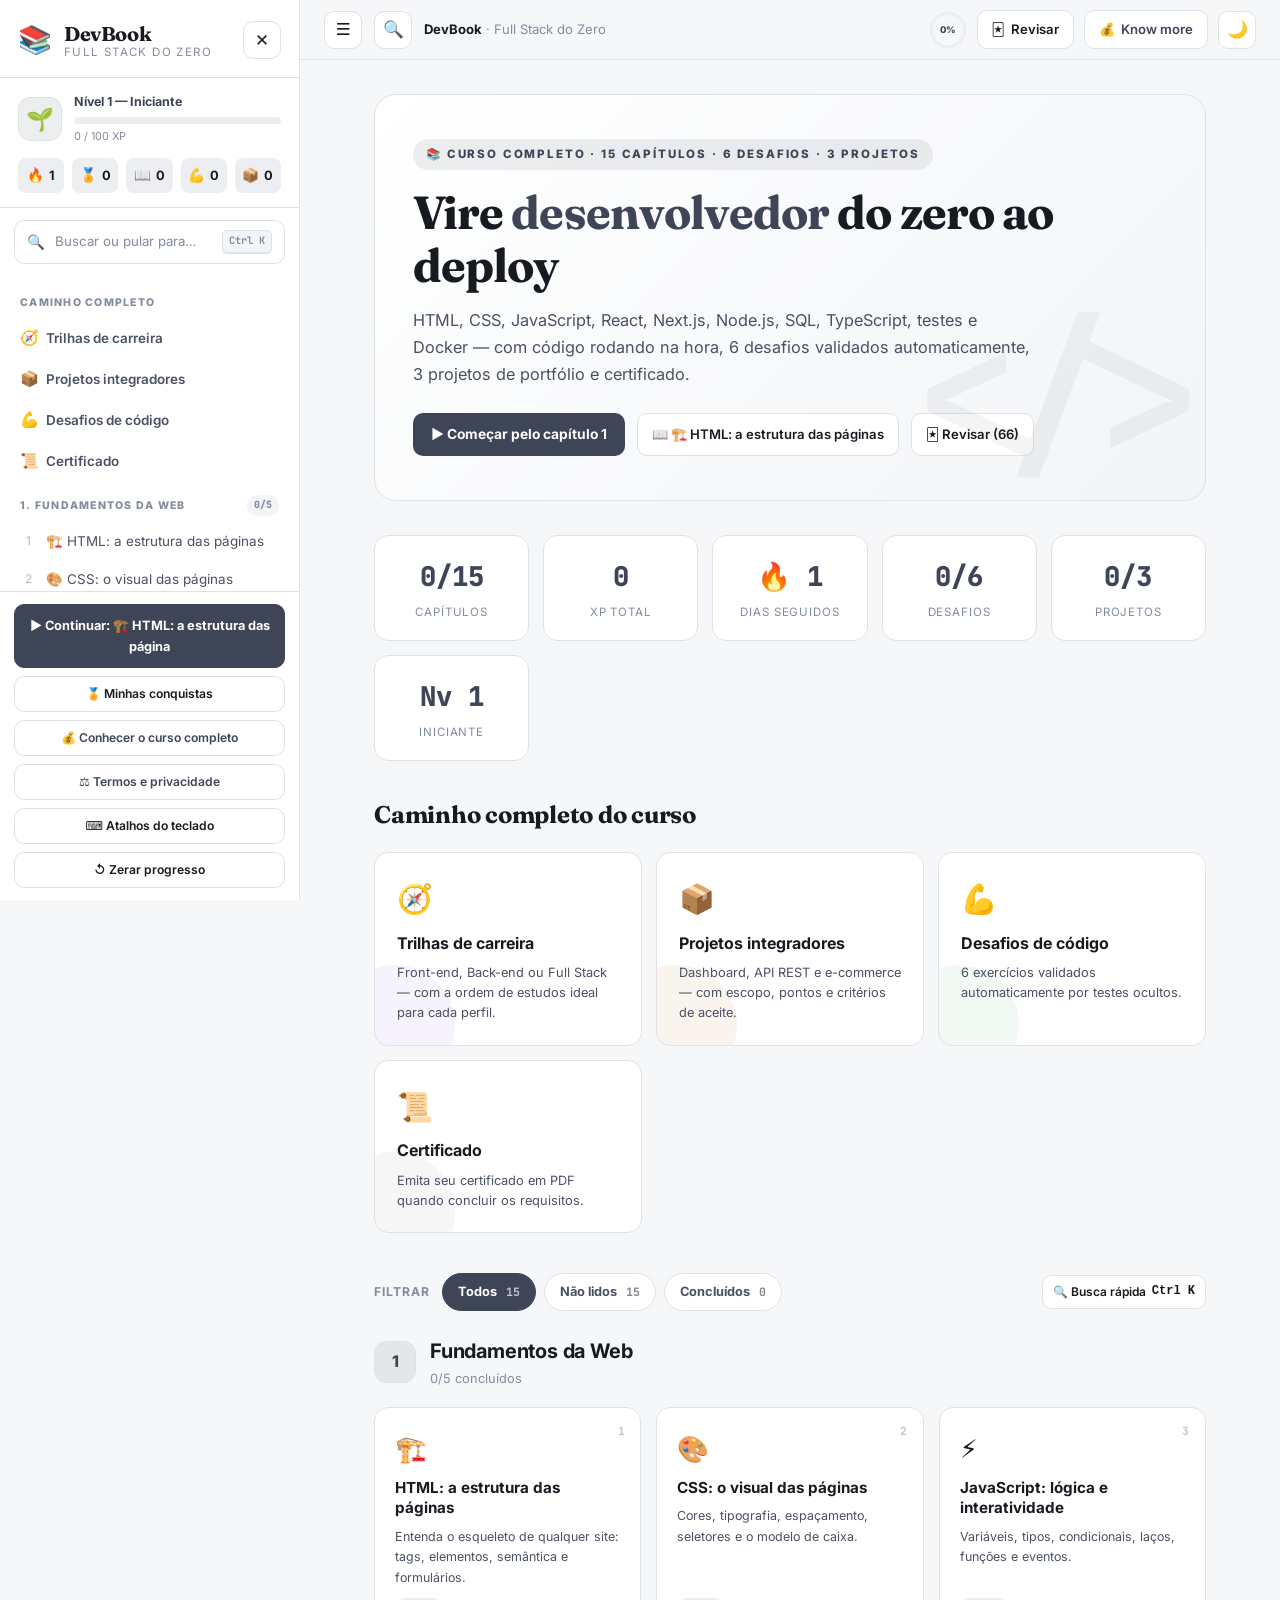
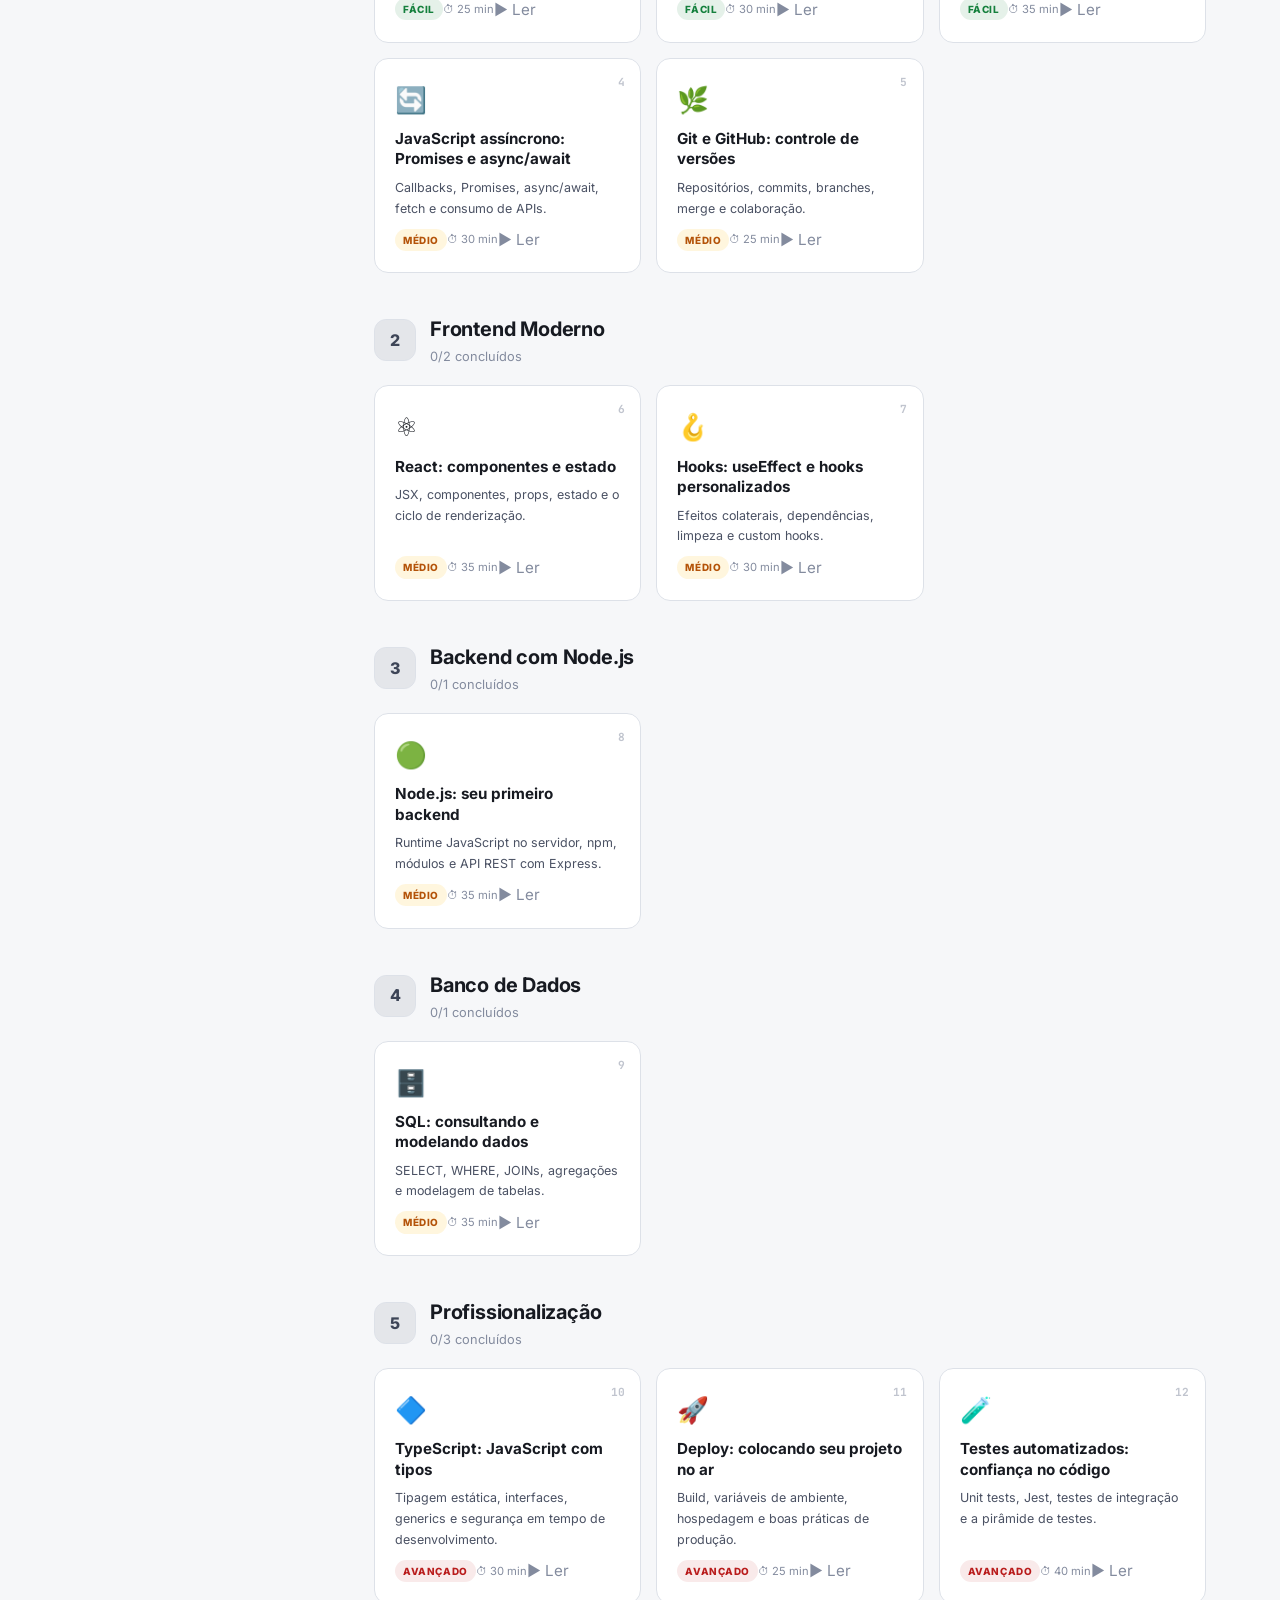
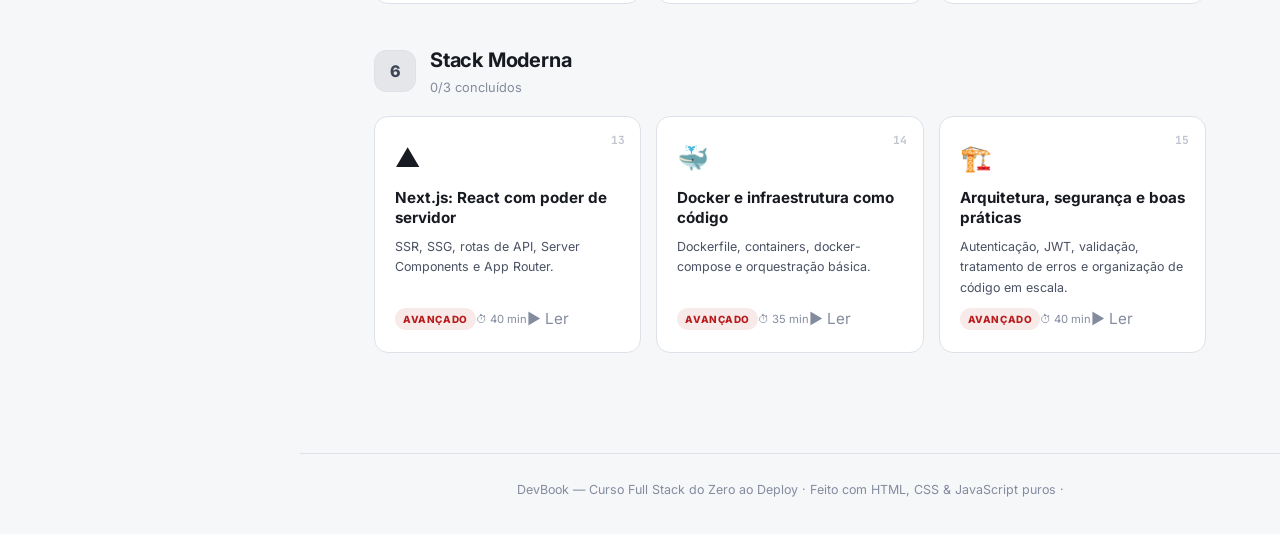
<file: index.html>
<!DOCTYPE html>
<html lang="pt-BR" data-theme="light">
<head>
<meta charset="UTF-8">
<meta name="viewport" content="width=device-width, initial-scale=1.0">
<meta name="description" content="DevBook — Curso Full Stack do Zero ao Deploy: 15 capítulos, 3 trilhas de carreira, 6 desafios com validação automática, 3 projetos integradores e certificado. HTML, CSS, JavaScript, React, Next.js, Node.js, SQL, TypeScript, testes e Docker.">
<meta name="theme-color" content="#f6f7f9">
<meta name="author" content="DevBook">
<meta name="keywords" content="curso programação, full stack, javascript, react, node.js, sql, typescript, next.js, docker, desenvolvedor, front-end, back-end">

<!-- Open Graph / redes sociais -->
<meta property="og:type" content="website">
<meta property="og:site_name" content="DevBook">
<meta property="og:title" content="DevBook — Curso Full Stack do Zero ao Deploy">
<meta property="og:description" content="15 capítulos, 3 trilhas, 6 desafios com validação automática, 3 projetos integradores e certificado. Do zero ao primeiro deploy.">
<meta property="og:locale" content="pt_BR">

<!-- Twitter -->
<meta name="twitter:card" content="summary_large_image">
<meta name="twitter:title" content="DevBook — Curso Full Stack do Zero ao Deploy">
<meta name="twitter:description" content="Aprenda a programar do zero ao deploy com conteúdo técnico, projetos reais e certificado.">

<title>DevBook — Curso Full Stack do Zero ao Deploy</title>
<link rel="manifest" href="manifest.json">
<link rel="preconnect" href="https://fonts.googleapis.com">
<link rel="preconnect" href="https://fonts.gstatic.com" crossorigin>
<link href="https://fonts.googleapis.com/css2?family=Inter:wght@400;500;600;700;800&family=JetBrains+Mono:wght@400;600&family=Fraunces:opsz,wght@9..144,700;9..144,900&display=swap" rel="stylesheet">
<link rel="stylesheet" href="css/styles.css">
<link rel="icon" href="data:image/svg+xml,<svg xmlns='http://www.w3.org/2000/svg' viewBox='0 0 100 100'><text y='.9em' font-size='90'>&#128218;</text></svg>">
</head>
<body>

<!-- ═══════════ TOASTS ═══════════ -->
<div id="toastZone" aria-live="polite"></div>

<!-- ═══════════ SIDEBAR (menu lateral) ═══════════ -->
<aside id="sidebar" class="sidebar" aria-label="Navegação do livro">
  <div class="sidebar-brand">
    <div class="brand-logo">📚</div>
    <div class="brand-text">
      <strong>DevBook</strong>
      <span>Full Stack do Zero</span>
    </div>
    <button id="btnCloseSidebar" class="icon-btn only-mobile" aria-label="Fechar menu">&#10005;</button>
  </div>

  <!-- Perfil / Streak -->
  <div class="sidebar-profile" id="sidebarProfile">
    <div class="profile-row">
      <div class="profile-avatar" id="avatarEl">🧑‍💻</div>
      <div class="profile-info">
        <div class="profile-level" id="levelEl">Nível 1 — Iniciante</div>
        <div class="xp-bar"><div class="xp-fill" id="xpFill"></div></div>
        <div class="profile-xp" id="xpText">0 / 100 XP</div>
      </div>
    </div>
    <div class="profile-stats">
      <div class="stat" title="Sequência de dias"><span class="stat-ico">🔥</span><span id="streakEl">0</span></div>
      <div class="stat" title="Conquistas"><span class="stat-ico">🏅</span><span id="badgesEl">0</span></div>
      <div class="stat" title="Capítulos lidos"><span class="stat-ico">📖</span><span id="chaptersDoneEl">0</span></div>
      <div class="stat" title="Desafios resolvidos"><span class="stat-ico">💪</span><span id="challengesDoneEl">0</span></div>
      <div class="stat" title="Projetos entregues"><span class="stat-ico">📦</span><span id="projectsDoneEl">0</span></div>
    </div>
  </div>

  <!-- Busca: gatilho da paleta de comandos + filtro do sumário -->
  <div class="sidebar-search">
    <button id="btnPalette" class="search-trigger" aria-label="Buscar em todo o curso (Ctrl+K)">
      <span class="st-ico">🔍</span>
      <span class="st-text">Buscar ou pular para…</span>
      <kbd>Ctrl K</kbd>
    </button>
    <input type="search" id="searchInput" placeholder="Filtrar sumário…" autocomplete="off" aria-label="Filtrar sumário">
  </div>

  <!-- Sumário -->
  <nav id="tocNav" class="toc"></nav>

  <div class="sidebar-foot">
    <button id="btnContinue" class="btn-primary small">▶ Continuar estudos</button>
    <button id="btnBadges" class="btn-ghost small">🏅 Minhas conquistas</button>
    <a href="landing.html" class="btn-ghost small sidebar-lp">💰 Conhecer o curso completo</a>
    <a href="legal.html" class="btn-ghost small sidebar-lp">⚖️ Termos e privacidade</a>
    <button id="btnShortcuts" class="btn-ghost small">⌨️ Atalhos do teclado</button>
    <button id="btnResetProgress" class="btn-ghost small">↺ Zerar progresso</button>
  </div>
</aside>
<div id="sidebarBackdrop" class="sidebar-backdrop"></div>

<!-- ═══════════ PALETA DE COMANDOS (Ctrl+K) ═══════════ -->
<div id="palette" class="palette hidden" role="dialog" aria-modal="true" aria-label="Busca rápida"></div>

<!-- ═══════════ AJUDA DE ATALHOS ═══════════ -->
<div id="shortcutsModal" class="modal hidden" role="dialog" aria-modal="true" aria-label="Atalhos de teclado">
  <div class="modal-card">
    <header class="modal-head">
      <h3>⌨️ Atalhos do teclado</h3>
      <button class="icon-btn" data-close-modal aria-label="Fechar">&#10005;</button>
    </header>
    <div class="modal-body">
      <table class="sc-table">
        <thead><tr><th>Tecla</th><th>Ação</th></tr></thead>
        <tbody>
          <tr><td><kbd>Ctrl</kbd>+<kbd>K</kbd></td><td>Abre a busca rápida (paleta de comandos)</td></tr>
          <tr><td><kbd>/</kbd></td><td>Atalho rápido para a busca</td></tr>
          <tr><td><kbd>F</kbd></td><td>Revisar flashcards</td></tr>
          <tr><td><kbd>T</kbd></td><td>Alternar tema claro / escuro</td></tr>
          <tr><td><kbd>N</kbd></td><td>Próximo capítulo não lido</td></tr>
          <tr><td><kbd>Ctrl</kbd>+<kbd>Enter</kbd></td><td>Rodar código / validar desafio</td></tr>
          <tr><td><kbd>Espaço</kbd></td><td>Revelar flashcard</td></tr>
          <tr><td><kbd>1</kbd> <kbd>2</kbd> <kbd>3</kbd> <kbd>4</kbd></td><td>Avaliar o flashcard (de novo / difícil / bom / fácil)</td></tr>
          <tr><td><kbd>?</kbd></td><td>Abre esta ajuda</td></tr>
          <tr><td><kbd>Esc</kbd></td><td>Fechar modal, menu ou paleta</td></tr>
          <tr><td><kbd>↑</kbd> <kbd>↓</kbd> <kbd>Enter</kbd></td><td>Na busca: navegar e abrir</td></tr>
        </tbody>
      </table>
    </div>
  </div>
</div>

<!-- ═══════════ TELA DE ACESSO (conteúdo bloqueado) ═══════════ -->
<div id="gateScreen" class="gate-screen hidden" role="dialog" aria-modal="true" aria-label="Acesso ao curso"></div>

<!-- ═══════════ MODAL DESAFIOS ═══════════ -->
<div id="challengeModal" class="modal hidden" role="dialog" aria-modal="true" aria-label="Desafios de codigo">
  <div class="modal-card modal-wide">
    <header class="modal-head">
      <h3>💪 Desafio de Código</h3>
      <button class="icon-btn" data-close-modal aria-label="Fechar">&#10005;</button>
    </header>
    <div class="modal-body" id="challengeBody"></div>
  </div>
</div>

<!-- ═══════════ CONTEÚDO PRINCIPAL ═══════════ -->
<div class="shell">

  <!-- Barra de progresso de leitura (fica no topo da janela) -->
  <div id="readBar" class="read-bar" aria-hidden="true"><span id="readFill"></span></div>

  <!-- Header -->
  <header class="topbar">
    <div class="topbar-left">
      <button id="btnOpenSidebar" class="icon-btn only-mobile" aria-label="Abrir menu">&#9776;</button>
      <button id="btnPaletteMobile" class="icon-btn" aria-label="Buscar (Ctrl+K)" title="Buscar (Ctrl+K)">🔍</button>
      <div class="breadcrumb" id="breadcrumb"><span>DevBook</span></div>
    </div>
    <div class="topbar-right">
      <div class="topbar-progress" title="Progresso total do curso">
        <div class="mini-ring"><svg viewBox="0 0 36 36"><circle class="ring-bg" cx="18" cy="18" r="15.9"/><circle class="ring-fg" id="totalRing" cx="18" cy="18" r="15.9"/></svg><span id="totalPct">0%</span></div>
      </div>
      <button id="btnFlashcards" class="btn-ghost" title="Revisar flashcards (F)">🃏 <span class="hide-sm">Revisar</span></button>
      <a href="landing.html" class="btn-ghost lp-link" title="Conheça o curso completo">💰 <span class="hide-sm">Know more</span></a>
      <button id="btnTheme" class="icon-btn" title="Alternar tema (T)">🌙</button>
    </div>
  </header>

  <!-- Barra de navegação rápida das seções do curso -->
  <div id="quickNav" class="quick-nav hidden">
    <button class="quick-nav-item" data-section="trilhas"><span class="qn-ico">🧭</span><span class="qn-label">Trilhas</span></button>
    <button class="quick-nav-item" data-section="projetos"><span class="qn-ico">📦</span><span class="qn-label">Projetos</span></button>
    <button class="quick-nav-item" data-section="desafios"><span class="qn-ico">💪</span><span class="qn-label">Desafios</span></button>
    <button class="quick-nav-item" data-section="certificado"><span class="qn-ico">📜</span><span class="qn-label">Certificado</span></button>
  </div>

  <!-- Área de renderização -->
  <main id="view" class="view" tabindex="-1"></main>

  <!-- Navegação de capítulos (rodapé) -->
  <nav id="chapterNav" class="chapter-nav hidden">
    <button id="btnPrev" class="btn-nav prev">← <span></span></button>
    <button id="btnComplete" class="btn-complete">✓ Concluir capítulo</button>
    <button id="btnNext" class="btn-nav next"><span></span> →</button>
  </nav>

  <footer class="foot">
    <p>DevBook — Curso Full Stack do Zero ao Deploy · Feito com HTML, CSS &amp; JavaScript puros · <span id="offlineBadge" class="badge-offline hidden">⚡ Offline</span></p>
  </footer>
</div>

<!-- Botão voltar ao topo (aparece ao rolar) -->
<button id="btnTop" class="btn-top" aria-label="Voltar ao topo" title="Voltar ao topo">↑</button>

<!-- ═══════════ MODAL FLASHCARDS (repetição espaçada) ═══════════ -->
<div id="flashModal" class="modal hidden" role="dialog" aria-modal="true" aria-label="Revisão de flashcards">
  <div class="modal-card">
    <header class="modal-head">
      <h3>🃏 Revisão Espaçada</h3>
      <button class="icon-btn" data-close-modal aria-label="Fechar">&#10005;</button>
    </header>
    <div class="modal-body" id="flashBody"></div>
  </div>
</div>

<!-- ═══════════ MODAL CONQUISTAS ═══════════ -->
<div id="badgeModal" class="modal hidden" role="dialog" aria-modal="true" aria-label="Conquistas">
  <div class="modal-card">
    <header class="modal-head">
      <h3>🏅 Conquistas</h3>
      <button class="icon-btn" data-close-modal aria-label="Fechar">&#10005;</button>
    </header>
    <div class="modal-body" id="badgeBody"></div>
  </div>
</div>

<!-- ═══════════ BARRA DE PWA: atalho offline ═══════════ -->
<div id="pwaBar" class="pwa-bar hidden">
  <span>⚡ Instale o DevBook para usar offline</span>
  <button id="btnInstall" class="btn-primary small">Instalar</button>
  <button id="btnDismissPwa" class="icon-btn" aria-label="Dispensar">&#10005;</button>
</div>

<!-- ═══════════ SCRIPTS ═══════════
     A ordem importa:
       1. content/  → dados do curso (edite aqui para mudar conteúdo)
       2. modules/  → lógica da aplicação (raramente precisa editar)
       3. app.js    → bootstrap e roteamento (vem por último)
     ═══════════════════════════════════════════════════════════ -->

<!-- 1. Conteúdo do curso -->
<script src="js/content/curriculum.js"></script>
<script src="js/content/badges.js"></script>
<script src="js/content/curriculum-advanced.js"></script>
<script src="js/content/tracks.js"></script>
<script src="js/content/projects.js"></script>
<script src="js/content/challenges.js"></script>
<script src="js/content/certificate.js"></script>

<!-- 2. Módulos da aplicação -->
<script src="js/modules/progress.js"></script>
<script src="js/modules/gate.js"></script>
<script src="js/modules/playground.js"></script>
<script src="js/modules/challenges.js"></script>
<script src="js/modules/labs.js"></script>
<script src="js/modules/palette.js"></script>
<script src="js/modules/flashcards.js"></script>

<!-- 3. Bootstrap -->
<script src="js/modules/app.js"></script>
<script>
  if ('serviceWorker' in navigator) {
    window.addEventListener('load', () => navigator.serviceWorker.register('sw.js').catch(() => {}));
  }
</script>
</body>
</html>
</file>
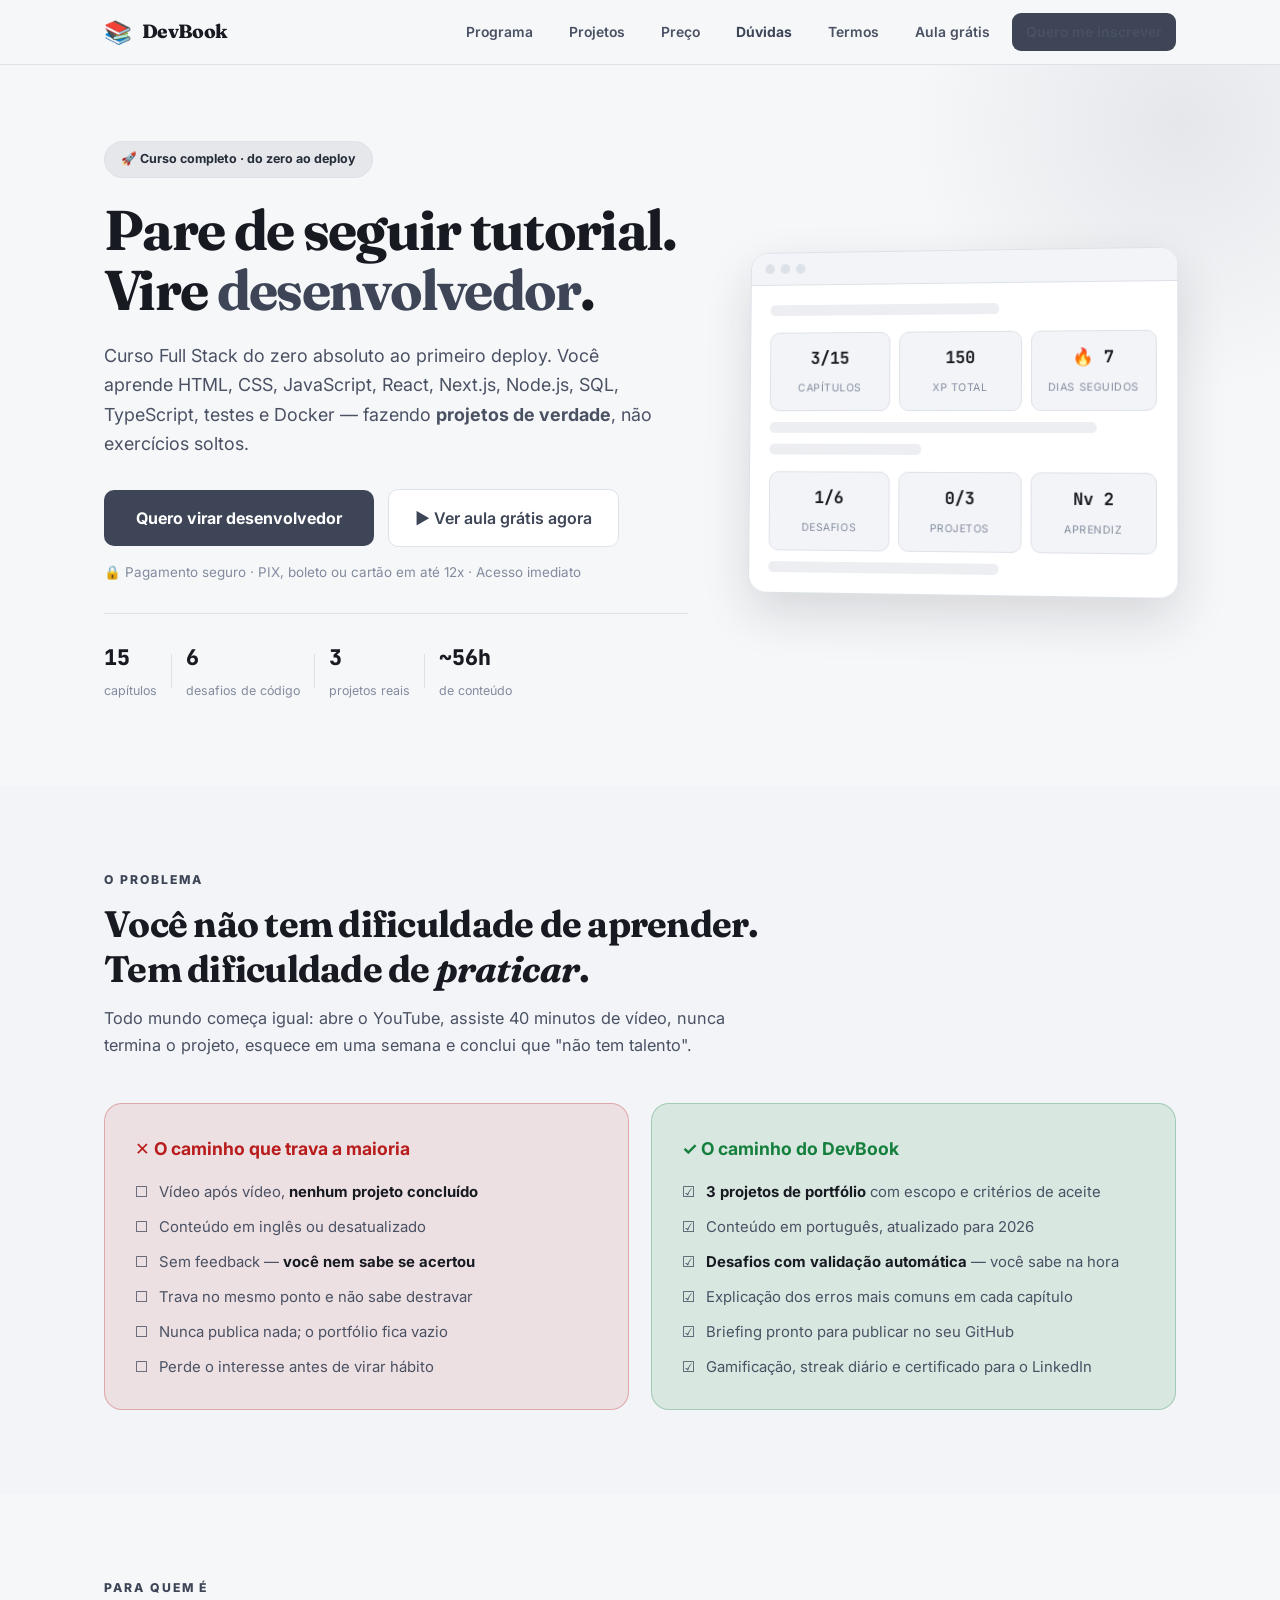
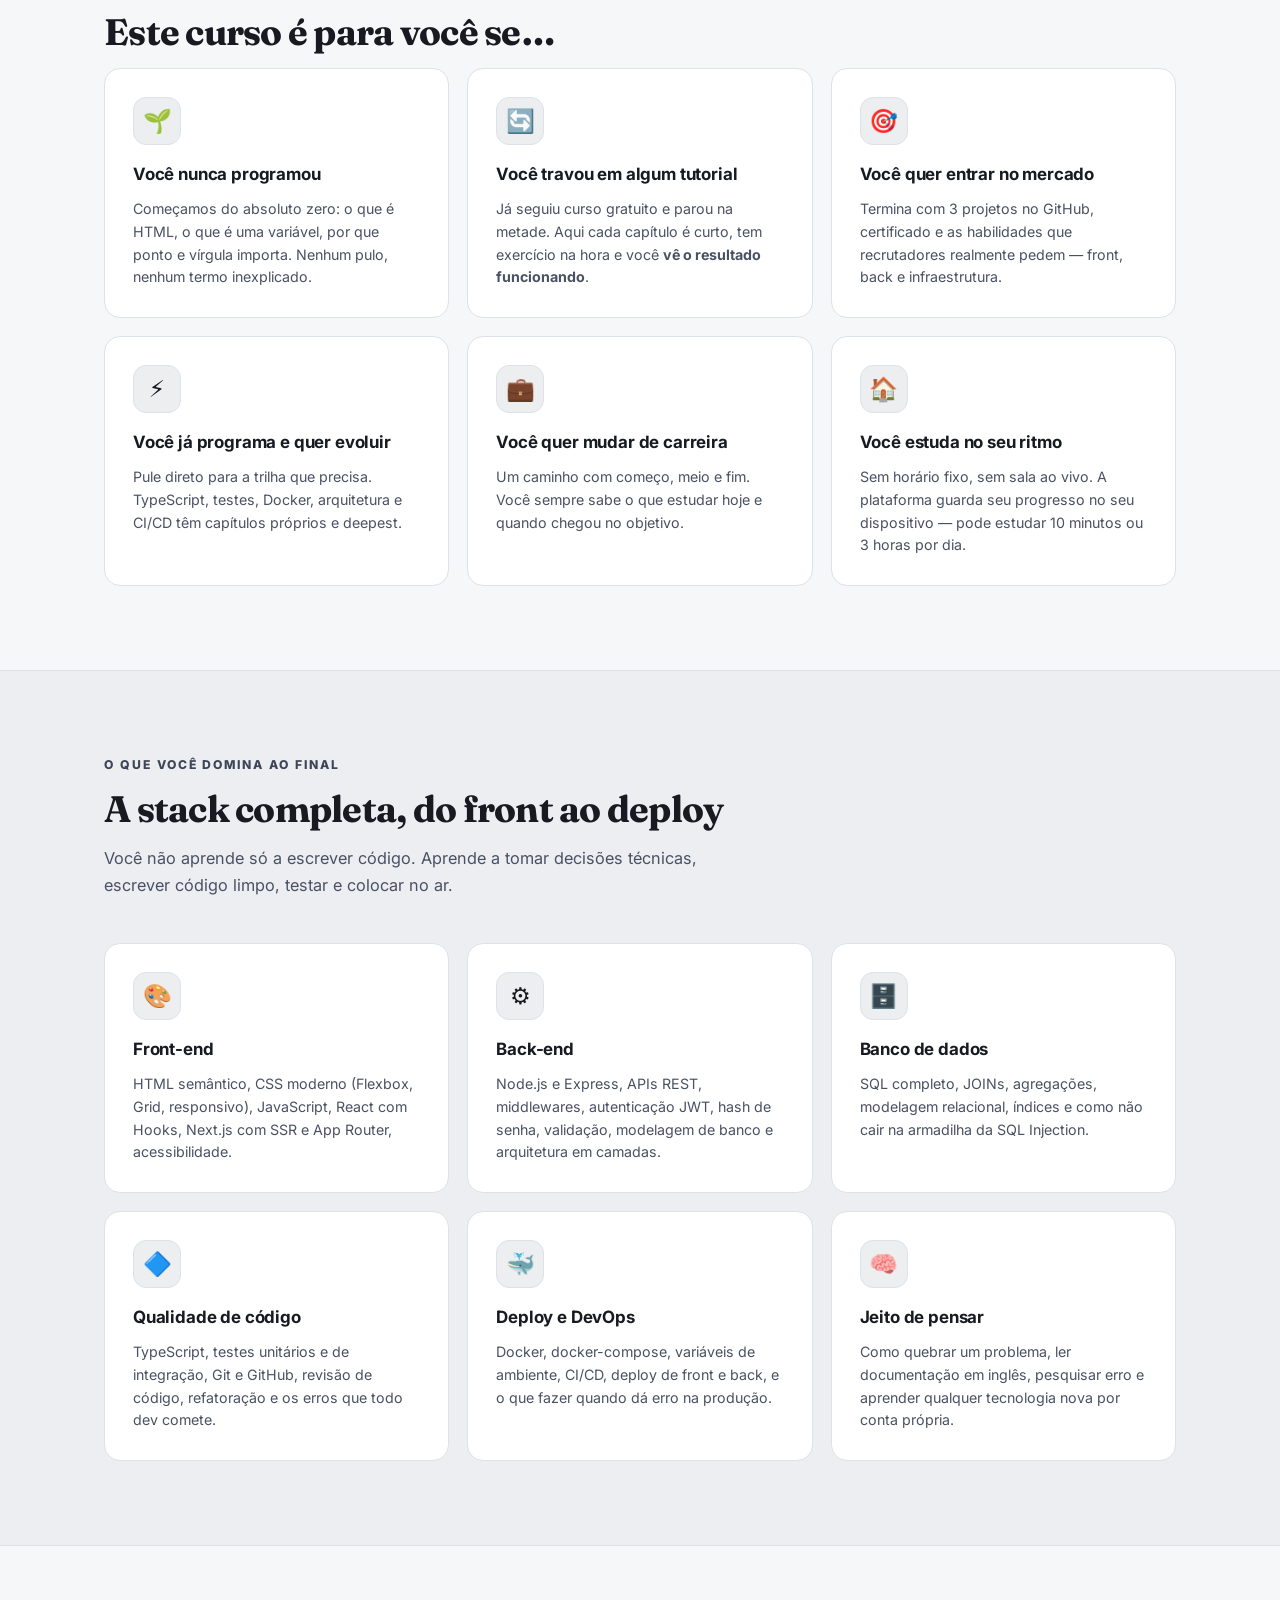
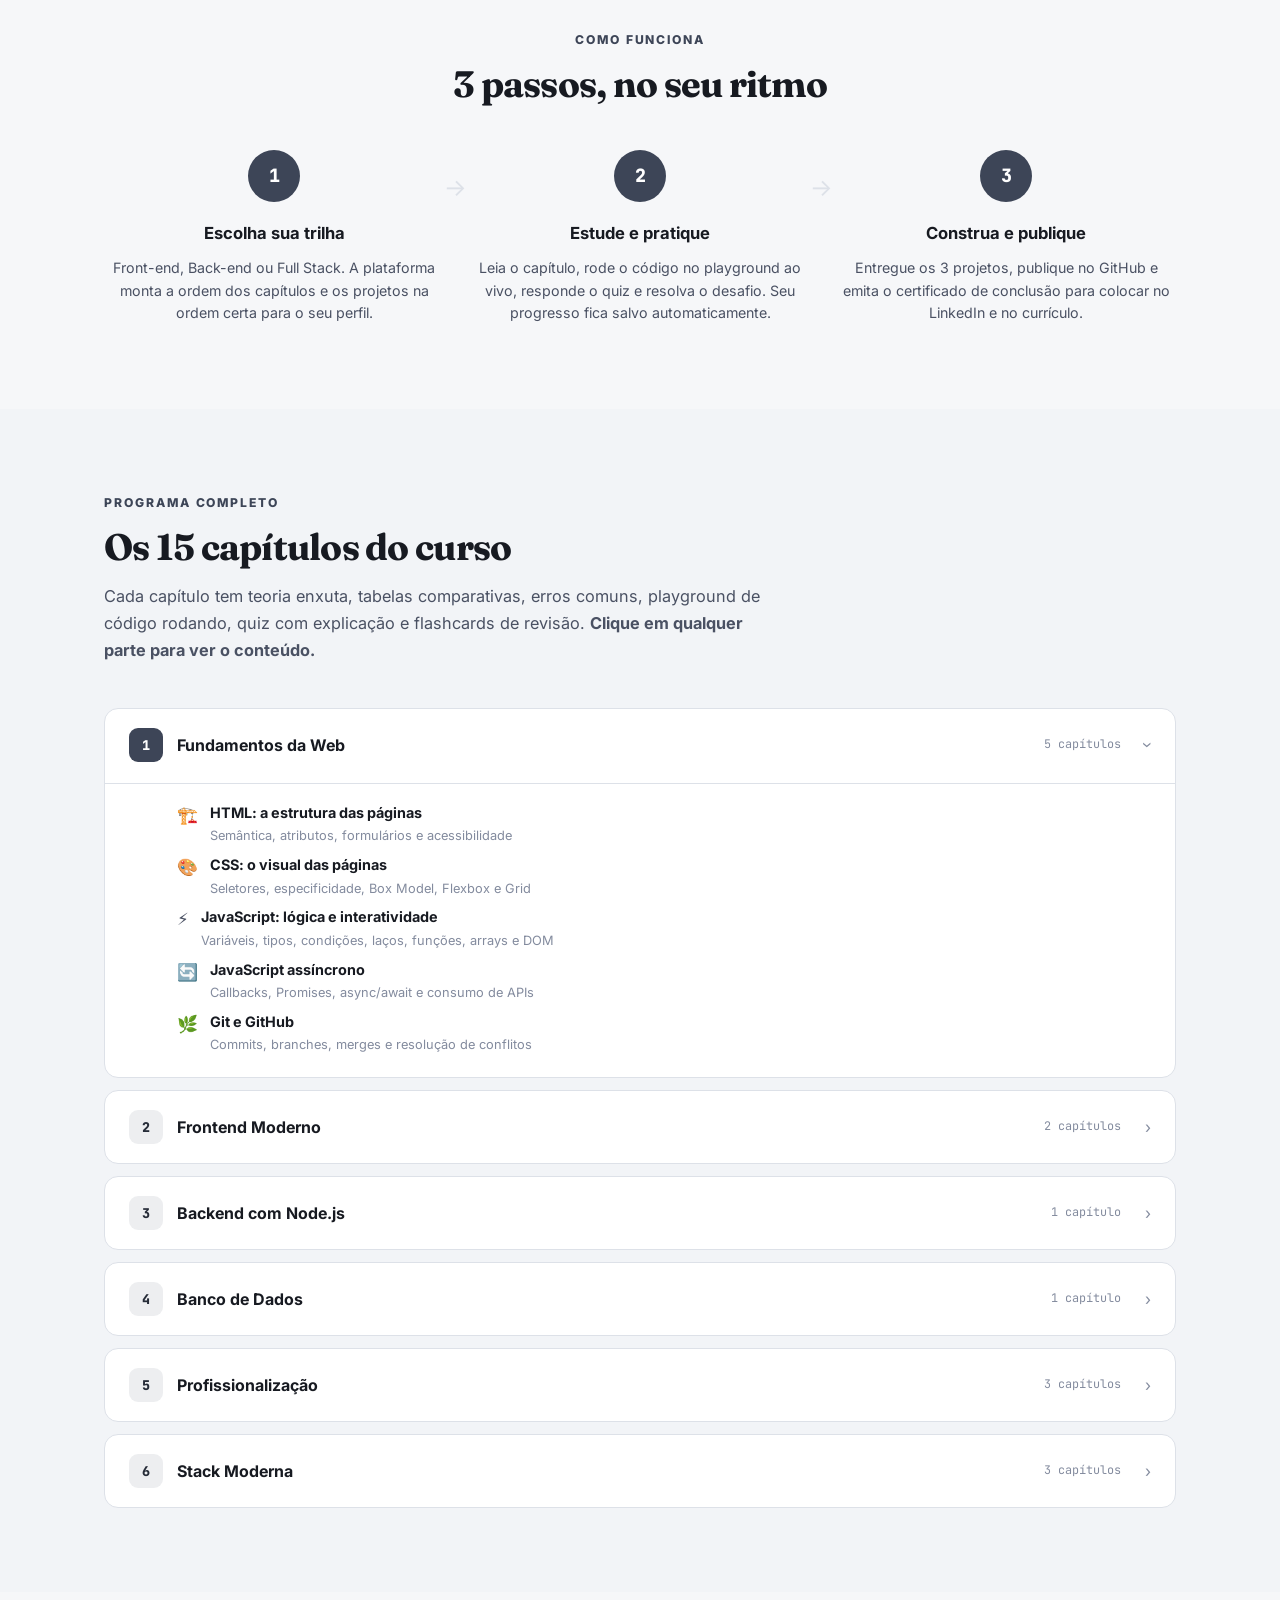
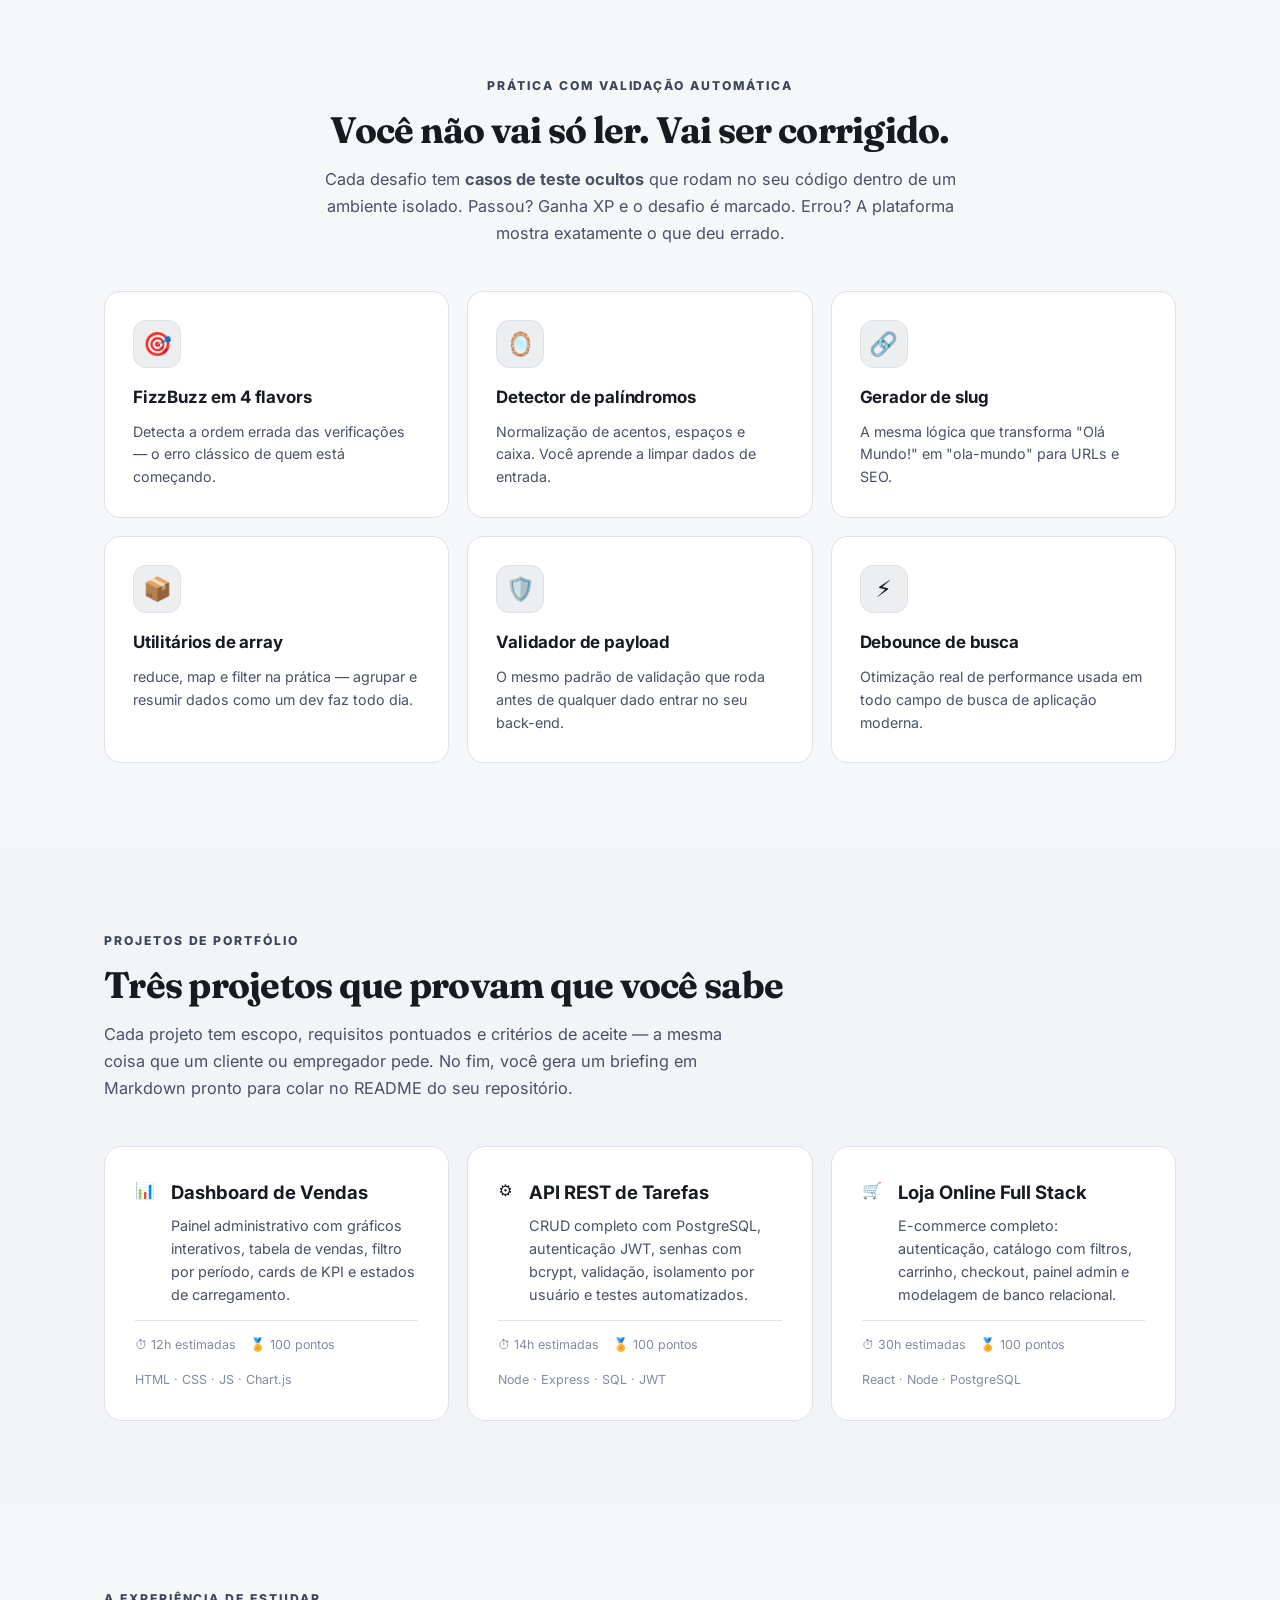
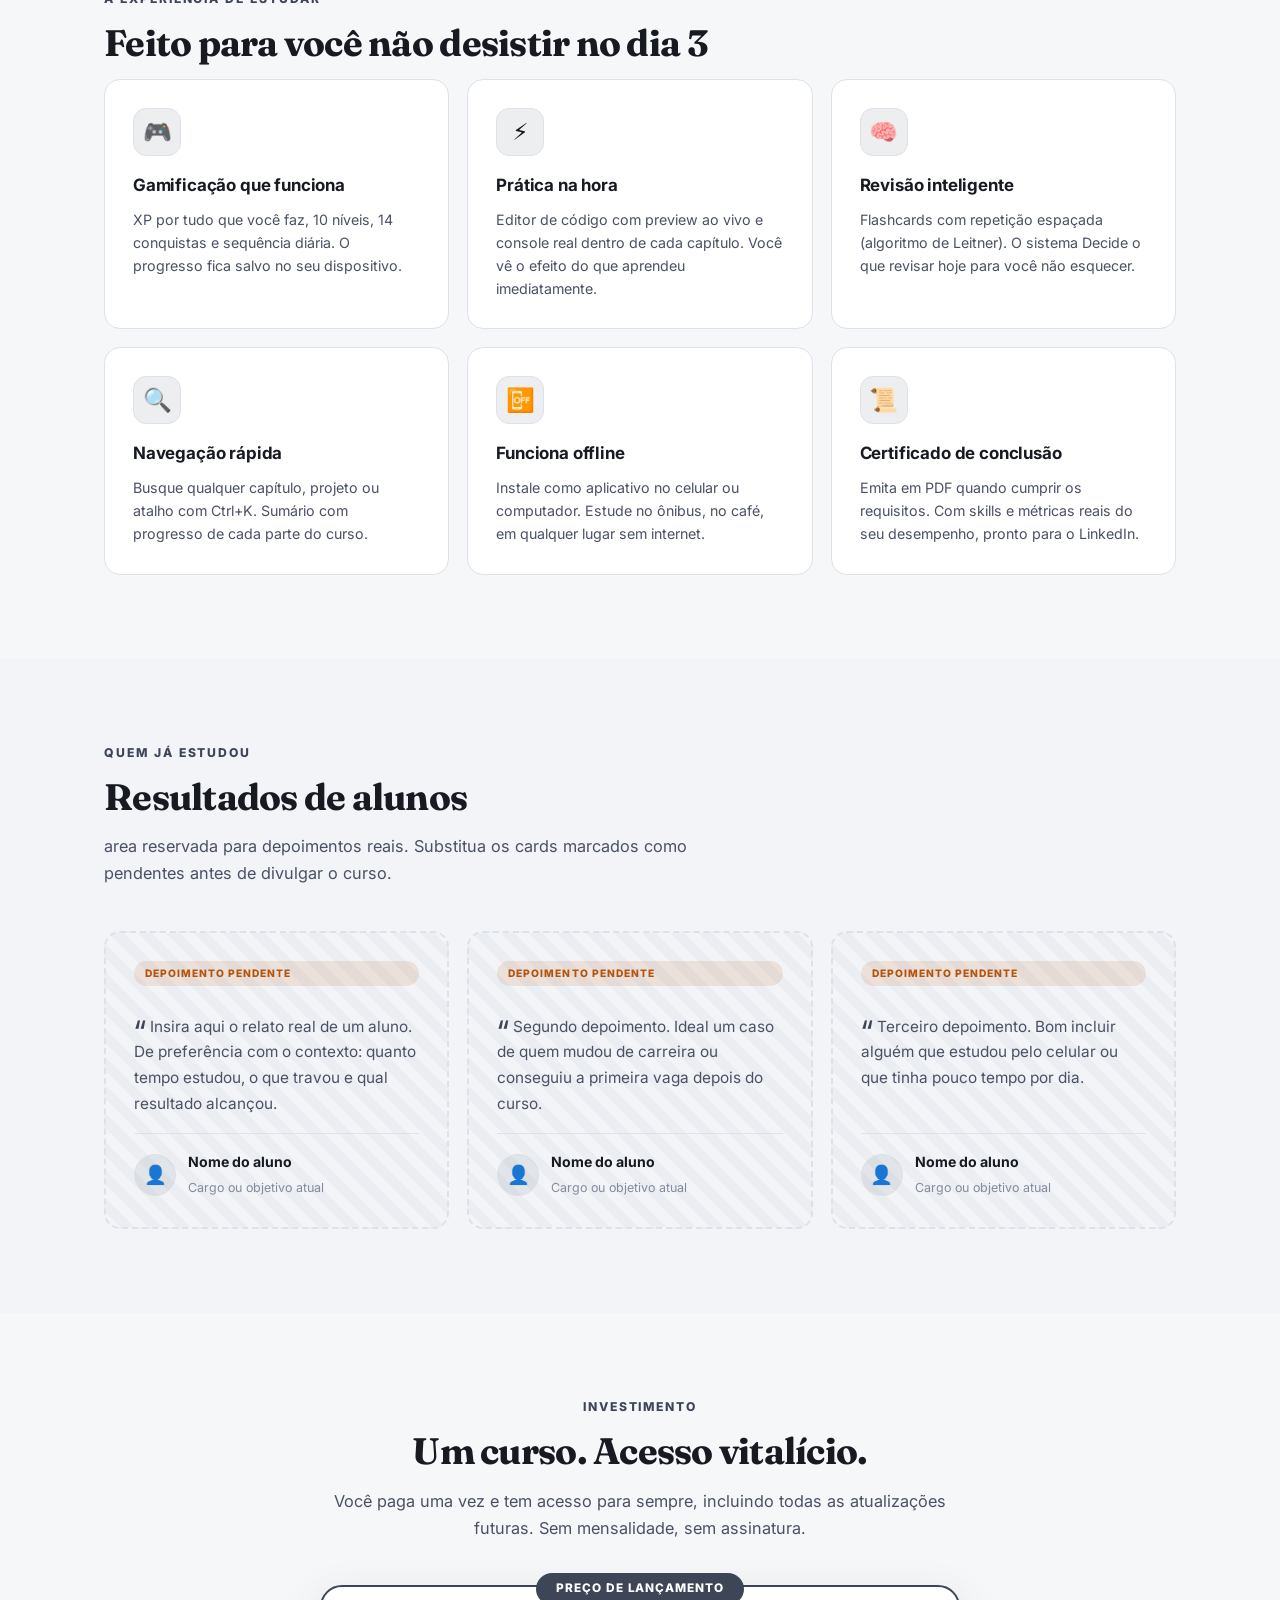
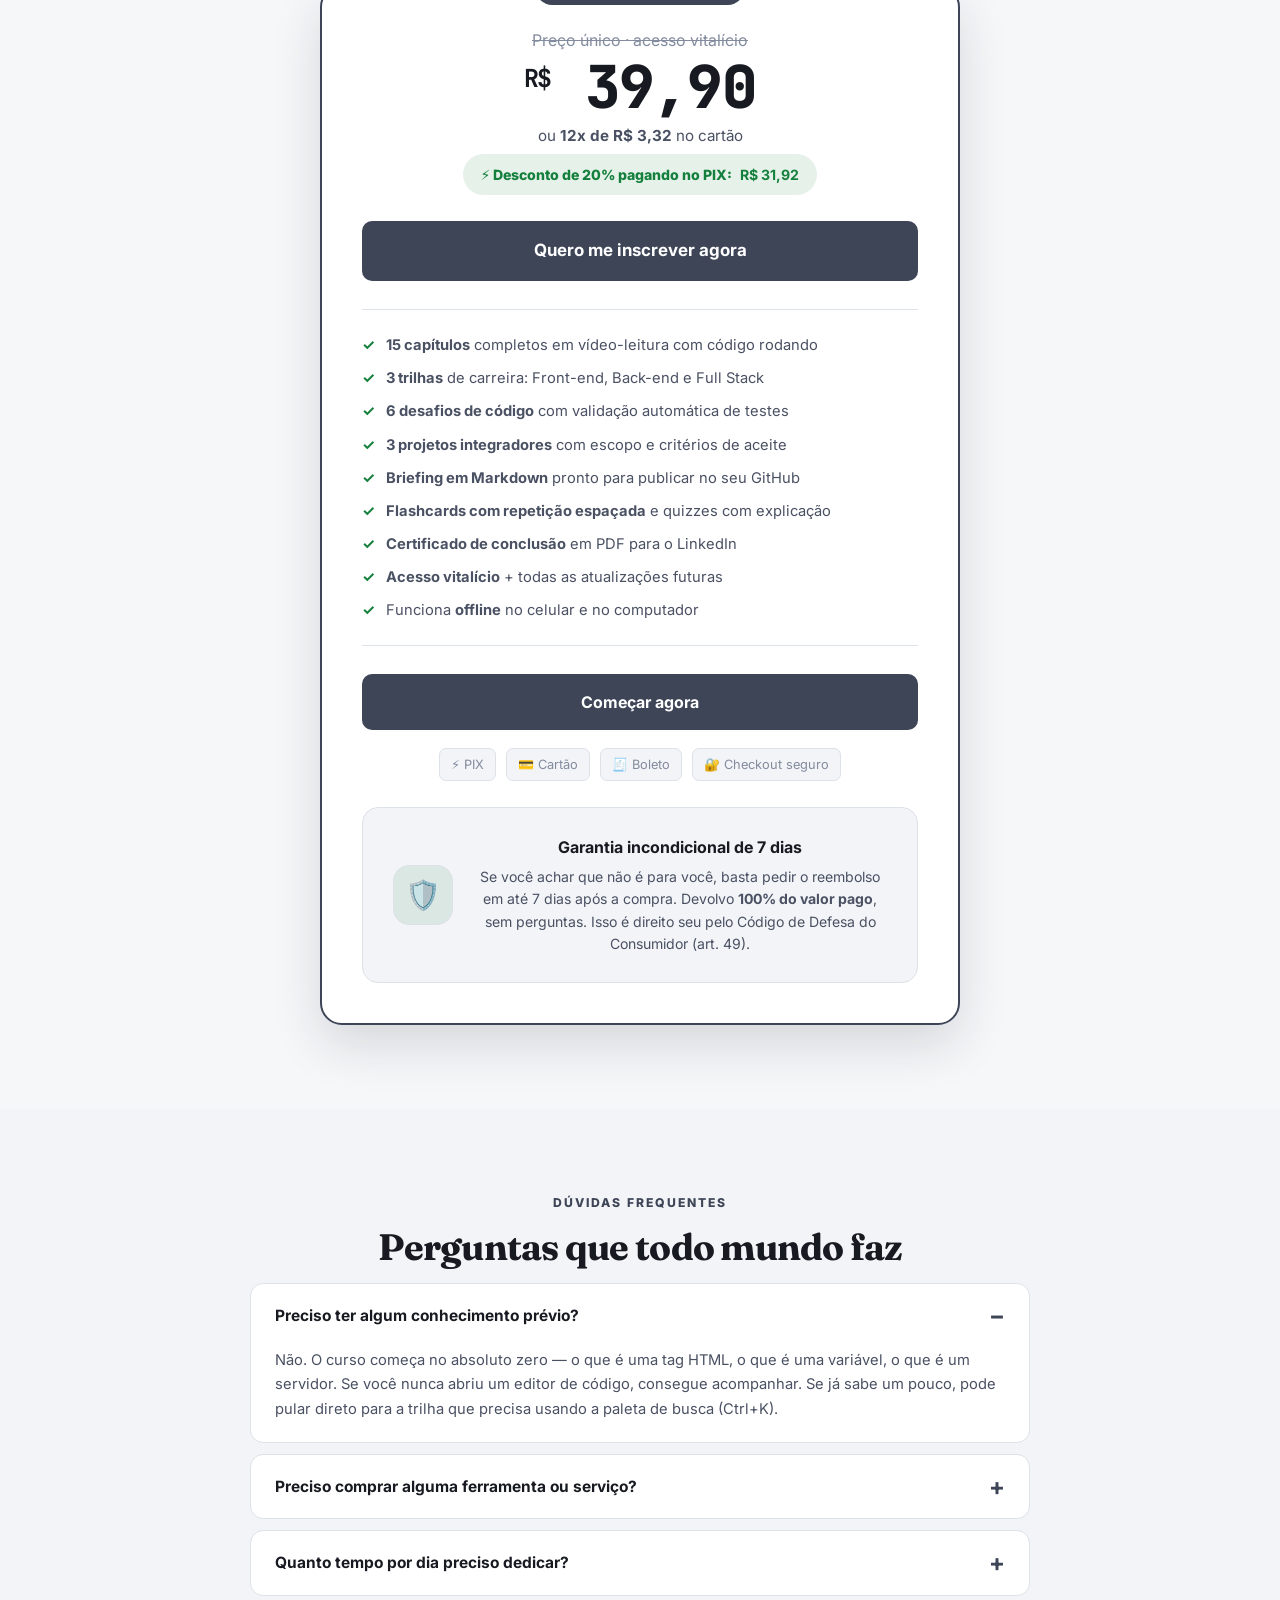
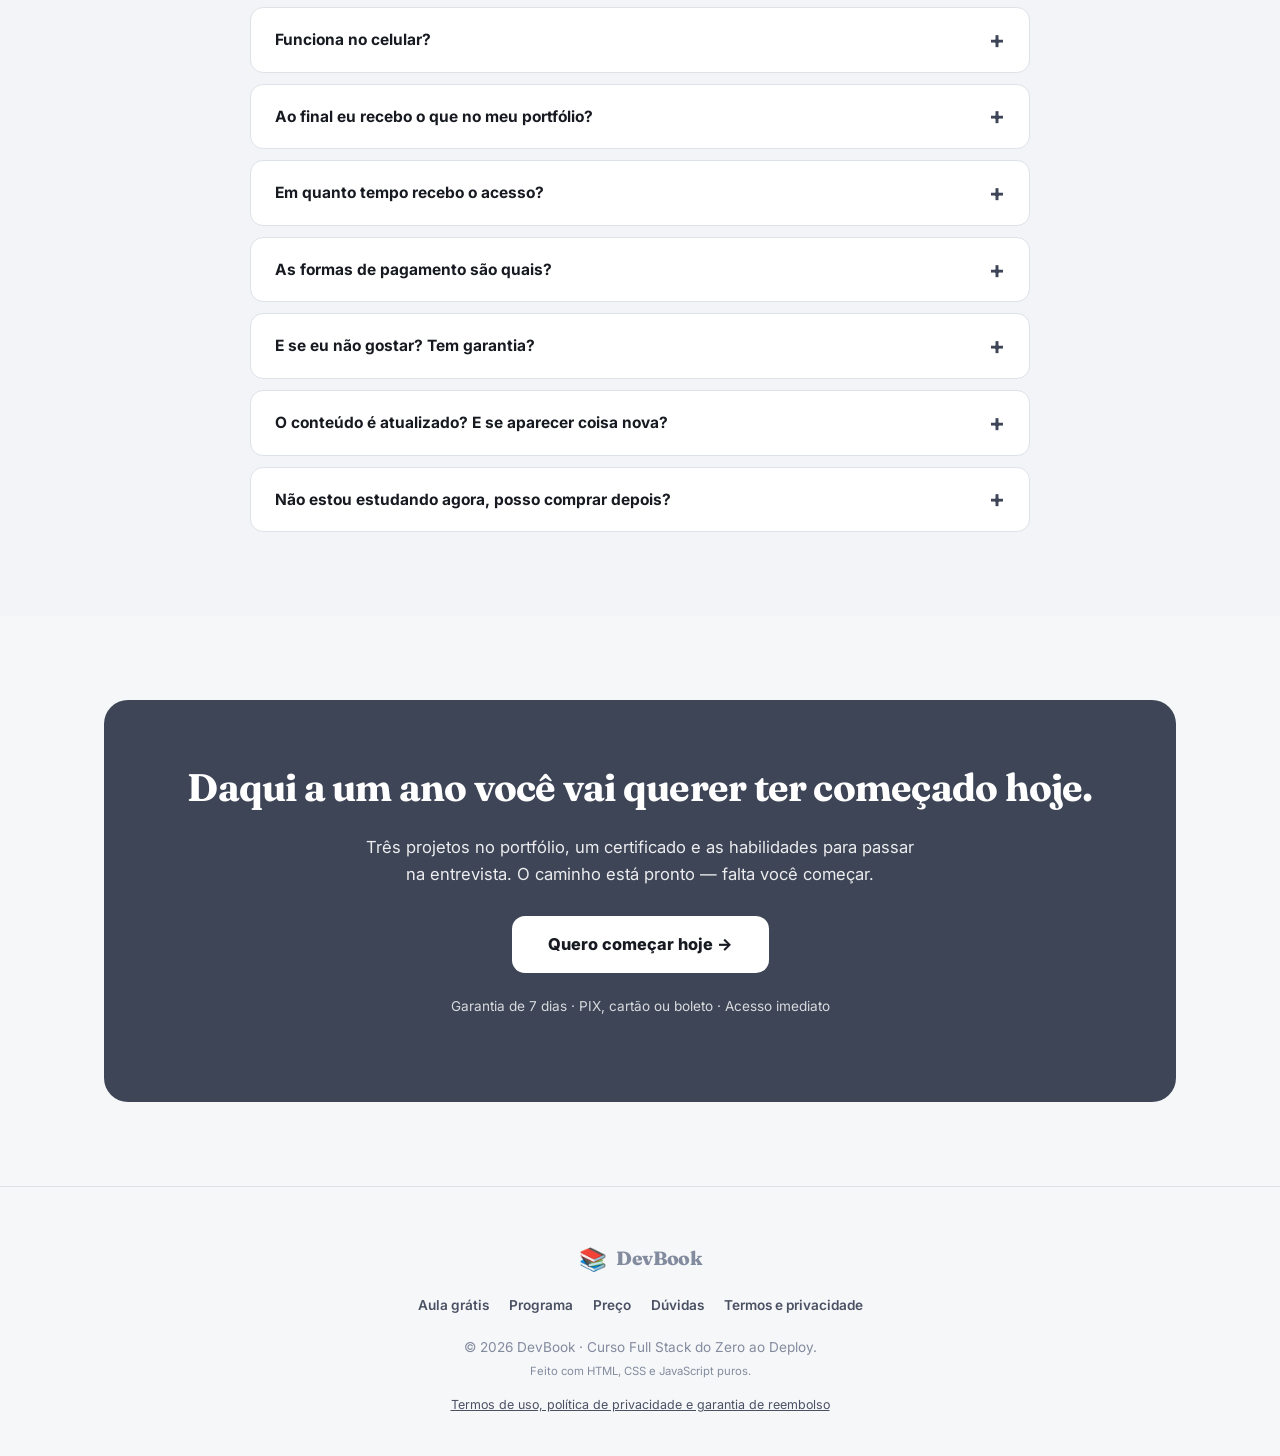
<file: landing.html>
<!DOCTYPE html>
<html lang="pt-BR" data-theme="light">
<head>
<meta charset="UTF-8">
<meta name="viewport" content="width=device-width, initial-scale=1.0">

<!-- ═══════════════════════════════════════════════════
     ⚙️  CONFIGURAÇÃO — edite estes 4 campos e publique.
     Os mesmos dados vivem no arquivo checkout-config.json
     para os botões de compra espalhados pela página.
     ═══════════════════════════════════════════════════ -->

<title>DevBook — Vire desenvolvedor Full Stack do zero ao deploy</title>
<meta name="description" content="Curso completo de programação Full Stack: 15 capítulos, 6 desafios com validação automática, 3 projetos de portfólio e certificado. HTML, CSS, JavaScript, React, Next.js, Node.js, SQL, TypeScript, testes e Docker.">
<meta name="theme-color" content="#f6f7f9">

<!-- Open Graph -->
<meta property="og:type" content="website">
<meta property="og:title" content="DevBook — Vire desenvolvedor Full Stack do zero ao deploy">
<meta property="og:description" content="15 capítulos · 6 desafios validados automaticamente · 3 projetos de portfólio · certificado. Do zero absoluto ao primeiro deploy.">
<meta property="og:locale" content="pt_BR">
<meta property="og:image" content="assets/og-cover.svg">
<meta name="twitter:card" content="summary_large_image">

<link rel="preconnect" href="https://fonts.googleapis.com">
<link rel="preconnect" href="https://fonts.gstatic.com" crossorigin>
<link href="https://fonts.googleapis.com/css2?family=Inter:wght@400;500;600;700;800&family=JetBrains+Mono:wght@400;600;700&family=Fraunces:opsz,wght@9..144,700;9..144,900&display=swap" rel="stylesheet">
<link rel="stylesheet" href="css/styles.css">
<link rel="stylesheet" href="css/landing.css">
<link rel="icon" href="assets/icon.svg">
</head>
<body class="lp-body">

<!-- ═══════════ TOPBAR ═══════════ -->
<header class="lp-topbar">
  <div class="lp-wrap">
    <div class="lp-logo"><span>📚</span><span>DevBook</span></div>
    <nav>
      <a href="#programa">Programa</a>
      <a href="#projetos">Projetos</a>
      <a href="#preco">Preço</a>
      <a href="#faq">Dúvidas</a>
      <a href="legal.html">Termos</a>
      <a href="index.html">Aula grátis</a>
      <a href="#preco" class="btn-primary">Quero me inscrever</a>
    </nav>
  </div>
</header>

<!-- ═══════════ HERO ═══════════ -->
<section class="lp-hero">
  <div class="lp-wrap lp-hero-grid">
    <div>
      <span class="lp-badge">🚀 Curso completo · do zero ao deploy</span>

      <h1 class="lp-h1">
        Pare de seguir tutorial.<br>
        Vire <em>desenvolvedor</em>.
      </h1>

      <p class="lp-lead">
        Curso Full Stack do zero absoluto ao primeiro deploy. Você aprende HTML, CSS,
        JavaScript, React, Next.js, Node.js, SQL, TypeScript, testes e Docker —
        fazendo <strong>projetos de verdade</strong>, não exercícios soltos.
      </p>

      <div class="lp-cta-row">
        <a href="#preco" class="btn-primary" style="font-size:1rem;padding:15px 32px">
          Quero virar desenvolvedor
        </a>
        <a href="index.html" class="btn-ghost" style="font-size:1rem;padding:15px 26px">
          ▶ Ver aula grátis agora
        </a>
      </div>

      <p class="lp-cta-note">
        🔒 Pagamento seguro · PIX, boleto ou cartão em até 12x · Acesso imediato
      </p>

      <div class="lp-proof">
        <div class="lp-proof-stat"><strong>15</strong><span>capítulos</span></div>
        <div class="lp-proof-div"></div>
        <div class="lp-proof-stat"><strong>6</strong><span>desafios de código</span></div>
        <div class="lp-proof-div"></div>
        <div class="lp-proof-stat"><strong>3</strong><span>projetos reais</span></div>
        <div class="lp-proof-div"></div>
        <div class="lp-proof-stat"><strong>~56h</strong><span>de conteúdo</span></div>
      </div>
    </div>

    <!-- Mockup do produto -->
    <div class="lp-mockup" aria-hidden="true">
      <div class="lp-mockup-bar"><i></i><i></i><i></i></div>
      <div class="lp-mockup-body">
        <div class="lp-mockup-line w60"></div>
        <div class="lp-mockup-cards">
          <div class="lp-mockup-card"><b>3/15</b><small>capítulos</small></div>
          <div class="lp-mockup-card"><b>150</b><small>XP total</small></div>
          <div class="lp-mockup-card"><b>🔥 7</b><small>dias seguidos</small></div>
        </div>
        <div class="lp-mockup-line w85"></div>
        <div class="lp-mockup-line w40"></div>
        <div class="lp-mockup-cards">
          <div class="lp-mockup-card"><b>1/6</b><small>desafios</small></div>
          <div class="lp-mockup-card"><b>0/3</b><small>projetos</small></div>
          <div class="lp-mockup-card"><b>Nv 2</b><small>Aprendiz</small></div>
        </div>
        <div class="lp-mockup-line w60"></div>
      </div>
    </div>
  </div>
</section>

<!-- ═══════════ DOR vs SOLUÇÃO ═══════════ -->
<section class="lp-section alt">
  <div class="lp-wrap">
    <span class="lp-eyebrow">O problema</span>
    <h2 class="lp-h2">Você não tem dificuldade de aprender.<br>Tem dificuldade de <em>praticar</em>.</h2>
    <p class="lp-sub">
      Todo mundo começa igual: abre o YouTube, assiste 40 minutos de vídeo,
      nunca termina o projeto, esquece em uma semana e conclui que "não tem talento".
    </p>

    <div class="lp-compare">
      <div class="lp-cmp bad">
        <h3>✕ O caminho que trava a maioria</h3>
        <ul>
          <li>☐ <span>Vídeo após vídeo, <b>nenhum projeto concluído</b></span></li>
          <li>☐ <span>Conteúdo em inglês ou desatualizado</span></li>
          <li>☐ <span>Sem feedback — <b>você nem sabe se acertou</b></span></li>
          <li>☐ <span>Trava no mesmo ponto e não sabe destravar</span></li>
          <li>☐ <span>Nunca publica nada; o portfólio fica vazio</span></li>
          <li>☐ <span>Perde o interesse antes de virar hábito</span></li>
        </ul>
      </div>

      <div class="lp-cmp good">
        <h3>✓ O caminho do DevBook</h3>
        <ul>
          <li>☑ <span><b>3 projetos de portfólio</b> com escopo e critérios de aceite</span></li>
          <li>☑ <span>Conteúdo em português, atualizado para 2026</span></li>
          <li>☑ <span><b>Desafios com validação automática</b> — você sabe na hora</span></li>
          <li>☑ <span>Explicação dos erros mais comuns em cada capítulo</span></li>
          <li>☑ <span>Briefing pronto para publicar no seu GitHub</span></li>
          <li>☑ <span>Gamificação, streak diário e certificado para o LinkedIn</span></li>
        </ul>
      </div>
    </div>
  </div>
</section>

<!-- ═══════════ PARA QUEM É ═══════════ -->
<section class="lp-section">
  <div class="lp-wrap">
    <span class="lp-eyebrow">Para quem é</span>
    <h2 class="lp-h2">Este curso é para você se…</h2>

    <div class="lp-grid">
      <article class="lp-card">
        <div class="ic">🌱</div>
        <h3>Você nunca programou</h3>
        <p>Começamos do absoluto zero: o que é HTML, o que é uma variável, por que
           ponto e vírgula importa. Nenhum pulo, nenhum termo inexplicado.</p>
      </article>

      <article class="lp-card">
        <div class="ic">🔄</div>
        <h3>Você travou em algum tutorial</h3>
        <p>Já seguiu curso gratuito e parou na metade. Aqui cada capítulo é curto,
           tem exercício na hora e você <b>vê o resultado funcionando</b>.</p>
      </article>

      <article class="lp-card">
        <div class="ic">🎯</div>
        <h3>Você quer entrar no mercado</h3>
        <p>Termina com 3 projetos no GitHub, certificado e as habilidades que
           recrutadores realmente pedem — front, back e infraestrutura.</p>
      </article>

      <article class="lp-card">
        <div class="ic">⚡</div>
        <h3>Você já programa e quer evoluir</h3>
        <p>Pule direto para a trilha que precisa. TypeScript, testes, Docker,
           arquitetura e CI/CD têm capítulos próprios e deepest.</p>
      </article>

      <article class="lp-card">
        <div class="ic">💼</div>
        <h3>Você quer mudar de carreira</h3>
        <p>Um caminho com começo, meio e fim. Você sempre sabe o que estudar
           hoje e quando chegou no objetivo.</p>
      </article>

      <article class="lp-card">
        <div class="ic">🏠</div>
        <h3>Você estuda no seu ritmo</h3>
        <p>Sem horário fixo, sem sala ao vivo. A plataforma guarda seu progresso
           no seu dispositivo — pode estudar 10 minutos ou 3 horas por dia.</p>
      </article>
    </div>
  </div>
</section>

<!-- ═══════════ O QUE VOCÊ VAI APRENDER ═══════════ -->
<section class="lp-section dark">
  <div class="lp-wrap">
    <span class="lp-eyebrow">O que você domina ao final</span>
    <h2 class="lp-h2">A stack completa, do front ao deploy</h2>
    <p class="lp-sub">Você não aprende só a escrever código. Aprende a tomar
       decisões técnicas, escrever código limpo, testar e colocar no ar.</p>

    <div class="lp-grid">
      <article class="lp-card">
        <div class="ic">🎨</div>
        <h3>Front-end</h3>
        <p>HTML semântico, CSS moderno (Flexbox, Grid, responsivo), JavaScript,
           React com Hooks, Next.js com SSR e App Router, acessibilidade.</p>
      </article>
      <article class="lp-card">
        <div class="ic">⚙️</div>
        <h3>Back-end</h3>
        <p>Node.js e Express, APIs REST, middlewares, autenticação JWT, hash de
           senha, validação, modelagem de banco e arquitetura em camadas.</p>
      </article>
      <article class="lp-card">
        <div class="ic">🗄️</div>
        <h3>Banco de dados</h3>
        <p>SQL completo, JOINs, agregações, modelagem relacional, índices e
           como não cair na armadilha da SQL Injection.</p>
      </article>
      <article class="lp-card">
        <div class="ic">🔷</div>
        <h3>Qualidade de código</h3>
        <p>TypeScript, testes unitários e de integração, Git e GitHub,
          revisão de código, refatoração e os erros que todo dev comete.</p>
      </article>
      <article class="lp-card">
        <div class="ic">🐳</div>
        <h3>Deploy e DevOps</h3>
        <p>Docker, docker-compose, variáveis de ambiente, CI/CD, deploy de
           front e back, e o que fazer quando dá erro na produção.</p>
      </article>
      <article class="lp-card">
        <div class="ic">🧠</div>
        <h3>Jeito de pensar</h3>
        <p>Como quebrar um problema, ler documentação em inglês, pesquisar erro
           e aprender qualquer tecnologia nova por conta própria.</p>
      </article>
    </div>
  </div>
</section>

<!-- ═══════════ COMO FUNCIONA ═══════════ -->
<section class="lp-section">
  <div class="lp-wrap lp-center">
    <span class="lp-eyebrow">Como funciona</span>
    <h2 class="lp-h2">3 passos, no seu ritmo</h2>

    <div class="lp-steps" style="margin-top:44px;text-align:left">
      <div class="lp-step">
        <div class="lp-step-num">1</div>
        <h3>Escolha sua trilha</h3>
        <p>Front-end, Back-end ou Full Stack. A plataforma monta a ordem dos
           capítulos e os projetos na ordem certa para o seu perfil.</p>
      </div>
      <div class="lp-step">
        <div class="lp-step-num">2</div>
        <h3>Estude e pratique</h3>
        <p>Leia o capítulo, rode o código no playground ao vivo, responde o quiz
           e resolva o desafio. Seu progresso fica salvo automaticamente.</p>
      </div>
      <div class="lp-step">
        <div class="lp-step-num">3</div>
        <h3>Construa e publique</h3>
        <p>Entregue os 3 projetos, publique no GitHub e emita o certificado de
           conclusão para colocar no LinkedIn e no currículo.</p>
      </div>
    </div>
  </div>
</section>

<!-- ═══════════ PROGRAMA (15 CAPÍTULOS) ═══════════ -->
<section class="lp-section alt" id="programa">
  <div class="lp-wrap">
    <span class="lp-eyebrow">Programa completo</span>
    <h2 class="lp-h2">Os 15 capítulos do curso</h2>
    <p class="lp-sub">
      Cada capítulo tem teoria enxuta, tabelas comparativas, erros comuns,
      playground de código rodando, quiz com explicação e flashcards de revisão.
      <strong>Clique em qualquer parte para ver o conteúdo.</strong>
    </p>

    <div class="lp-curr">

      <details class="lp-curr-part" open>
        <summary>
          <span class="lp-curr-n">1</span>
          <span class="lp-curr-title">Fundamentos da Web</span>
          <span class="lp-curr-count">5 capítulos</span>
          <span class="lp-curr-arrow">›</span>
        </summary>
        <div class="lp-curr-list">
          <div class="lp-curr-item"><span class="ci">🏗️</span><div><b>HTML: a estrutura das páginas</b><small>Semântica, atributos, formulários e acessibilidade</small></div></div>
          <div class="lp-curr-item"><span class="ci">🎨</span><div><b>CSS: o visual das páginas</b><small>Seletores, especificidade, Box Model, Flexbox e Grid</small></div></div>
          <div class="lp-curr-item"><span class="ci">⚡</span><div><b>JavaScript: lógica e interatividade</b><small>Variáveis, tipos, condições, laços, funções, arrays e DOM</small></div></div>
          <div class="lp-curr-item"><span class="ci">🔄</span><div><b>JavaScript assíncrono</b><small>Callbacks, Promises, async/await e consumo de APIs</small></div></div>
          <div class="lp-curr-item"><span class="ci">🌿</span><div><b>Git e GitHub</b><small>Commits, branches, merges e resolução de conflitos</small></div></div>
        </div>
      </details>

      <details class="lp-curr-part">
        <summary>
          <span class="lp-curr-n">2</span>
          <span class="lp-curr-title">Frontend Moderno</span>
          <span class="lp-curr-count">2 capítulos</span>
          <span class="lp-curr-arrow">›</span>
        </summary>
        <div class="lp-curr-list">
          <div class="lp-curr-item"><span class="ci">⚛️</span><div><b>React: componentes e estado</b><small>JSX, props, state, renderização condicional e listas</small></div></div>
          <div class="lp-curr-item"><span class="ci">🪝</span><div><b>Hooks: useEffect e hooks personalizados</b><small>Efeitos colaterais, limpeza, useMemo, useCallback e custom hooks</small></div></div>
        </div>
      </details>

      <details class="lp-curr-part">
        <summary>
          <span class="lp-curr-n">3</span>
          <span class="lp-curr-title">Backend com Node.js</span>
          <span class="lp-curr-count">1 capítulo</span>
          <span class="lp-curr-arrow">›</span>
        </summary>
        <div class="lp-curr-list">
          <div class="lp-curr-item"><span class="ci">🟢</span><div><b>Node.js: seu primeiro backend</b><small>Runtime, npm, módulos, API REST com Express, middlewares e status codes</small></div></div>
        </div>
      </details>

      <details class="lp-curr-part">
        <summary>
          <span class="lp-curr-n">4</span>
          <span class="lp-curr-title">Banco de Dados</span>
          <span class="lp-curr-count">1 capítulo</span>
          <span class="lp-curr-arrow">›</span>
        </summary>
        <div class="lp-curr-list">
          <div class="lp-curr-item"><span class="ci">🗄️</span><div><b>SQL: consultando e modelando dados</b><small>SELECT, WHERE, JOINs, agregações, modelagem relacional e SQL Injection</small></div></div>
        </div>
      </details>

      <details class="lp-curr-part">
        <summary>
          <span class="lp-curr-n">5</span>
          <span class="lp-curr-title">Profissionalização</span>
          <span class="lp-curr-count">3 capítulos</span>
          <span class="lp-curr-arrow">›</span>
        </summary>
        <div class="lp-curr-list">
          <div class="lp-curr-item"><span class="ci">🔷</span><div><b>TypeScript: JavaScript com tipos</b><small>Tipagem estática, interfaces, generics e narrowing</small></div></div>
          <div class="lp-curr-item"><span class="ci">🧪</span><div><b>Testes automatizados</b><small>Jest, testes de integração com Supertest, cobertura e pirâmide de testes</small></div></div>
          <div class="lp-curr-item"><span class="ci">🚀</span><div><b>Deploy: colocando no ar</b><small>Build, variáveis de ambiente, hospedagem e CI/CD</small></div></div>
        </div>
      </details>

      <details class="lp-curr-part">
        <summary>
          <span class="lp-curr-n">6</span>
          <span class="lp-curr-title">Stack Moderna</span>
          <span class="lp-curr-count">3 capítulos</span>
          <span class="lp-curr-arrow">›</span>
        </summary>
        <div class="lp-curr-list">
          <div class="lp-curr-item"><span class="ci">▲</span><div><b>Next.js: React com poder de servidor</b><small>SSR, SSG, App Router, Server Components e rotas de API</small></div></div>
          <div class="lp-curr-item"><span class="ci">🐳</span><div><b>Docker e infraestrutura como código</b><small>Dockerfile, imagens, containers e docker-compose</small></div></div>
          <div class="lp-curr-item"><span class="ci">🏗️</span><div><b>Arquitetura, segurança e boas práticas</b><small>JWT, bcrypt, validação, tratamento de erros e organização em camadas</small></div></div>
        </div>
      </details>

    </div>
  </div>
</section>

<!-- ═══════════ DESAFIOS ═══════════ -->
<section class="lp-section">
  <div class="lp-wrap">
    <div class="lp-center">
      <span class="lp-eyebrow">Prática com validação automática</span>
      <h2 class="lp-h2">Você não vai só ler. Vai ser corrigido.</h2>
      <p class="lp-sub">
        Cada desafio tem <strong>casos de teste ocultos</strong> que rodam no seu
        código dentro de um ambiente isolado. Passou? Ganha XP e o desafio é
        marcado. Errou? A plataforma mostra exatamente o que deu errado.
      </p>
    </div>

    <div class="lp-grid">
      <article class="lp-card"><div class="ic">🎯</div><h3>FizzBuzz em 4 flavors</h3><p>Detecta a ordem errada das verificações — o erro clássico de quem está começando.</p></article>
      <article class="lp-card"><div class="ic">🪞</div><h3>Detector de palíndromos</h3><p>Normalização de acentos, espaços e caixa. Você aprende a limpar dados de entrada.</p></article>
      <article class="lp-card"><div class="ic">🔗</div><h3>Gerador de slug</h3><p>A mesma lógica que transforma "Olá Mundo!" em "ola-mundo" para URLs e SEO.</p></article>
      <article class="lp-card"><div class="ic">📦</div><h3>Utilitários de array</h3><p>reduce, map e filter na prática — agrupar e resumir dados como um dev faz todo dia.</p></article>
      <article class="lp-card"><div class="ic">🛡️</div><h3>Validador de payload</h3><p>O mesmo padrão de validação que roda antes de qualquer dado entrar no seu back-end.</p></article>
      <article class="lp-card"><div class="ic">⚡</div><h3>Debounce de busca</h3><p>Otimização real de performance usada em todo campo de busca de aplicação moderna.</p></article>
    </div>
  </div>
</section>

<!-- ═══════════ PROJETOS ═══════════ -->
<section class="lp-section alt" id="projetos">
  <div class="lp-wrap">
    <span class="lp-eyebrow">Projetos de portfólio</span>
    <h2 class="lp-h2">Três projetos que provam que você sabe</h2>
    <p class="lp-sub">
      Cada projeto tem escopo, requisitos pontuados e critérios de aceite —
      a mesma coisa que um cliente ou empregador pede. No fim, você gera um
      briefing em Markdown pronto para colar no README do seu repositório.
    </p>

    <div class="lp-grid" style="grid-template-columns:repeat(auto-fit,minmax(300px,1fr))">
      <article class="lp-proj">
        <div class="lp-proj-head">
          <div class="ic">📊</div>
          <div><h3>Dashboard de Vendas</h3><p>Painel administrativo com gráficos interativos, tabela de vendas, filtro por período, cards de KPI e estados de carregamento.</p></div>
        </div>
        <div class="lp-proj-meta"><span>⏱ 12h estimadas</span><span>🏅 100 pontos</span><span>HTML · CSS · JS · Chart.js</span></div>
      </article>

      <article class="lp-proj">
        <div class="lp-proj-head">
          <div class="ic">⚙️</div>
          <div><h3>API REST de Tarefas</h3><p>CRUD completo com PostgreSQL, autenticação JWT, senhas com bcrypt, validação, isolamento por usuário e testes automatizados.</p></div>
        </div>
        <div class="lp-proj-meta"><span>⏱ 14h estimadas</span><span>🏅 100 pontos</span><span>Node · Express · SQL · JWT</span></div>
      </article>

      <article class="lp-proj">
        <div class="lp-proj-head">
          <div class="ic">🛒</div>
          <div><h3>Loja Online Full Stack</h3><p>E-commerce completo: autenticação, catálogo com filtros, carrinho, checkout, painel admin e modelagem de banco relacional.</p></div>
        </div>
        <div class="lp-proj-meta"><span>⏱ 30h estimadas</span><span>🏅 100 pontos</span><span>React · Node · PostgreSQL</span></div>
      </article>
    </div>
  </div>
</section>

<!-- ═══════════ FEATURES ═══════════ -->
<section class="lp-section">
  <div class="lp-wrap">
    <span class="lp-eyebrow">A experiência de estudar</span>
    <h2 class="lp-h2">Feito para você não desistir no dia 3</h2>

    <div class="lp-grid">
      <article class="lp-card"><div class="ic">🎮</div><h3>Gamificação que funciona</h3><p>XP por tudo que você faz, 10 níveis, 14 conquistas e sequência diária. O progresso fica salvo no seu dispositivo.</p></article>
      <article class="lp-card"><div class="ic">⚡</div><h3>Prática na hora</h3><p>Editor de código com preview ao vivo e console real dentro de cada capítulo. Você vê o efeito do que aprendeu imediatamente.</p></article>
      <article class="lp-card"><div class="ic">🧠</div><h3>Revisão inteligente</h3><p>Flashcards com repetição espaçada (algoritmo de Leitner). O sistema Decide o que revisar hoje para você não esquecer.</p></article>
      <article class="lp-card"><div class="ic">🔍</div><h3>Navegação rápida</h3><p>Busque qualquer capítulo, projeto ou atalho com Ctrl+K. Sumário com progresso de cada parte do curso.</p></article>
      <article class="lp-card"><div class="ic">📴</div><h3>Funciona offline</h3><p>Instale como aplicativo no celular ou computador. Estude no ônibus, no café, em qualquer lugar sem internet.</p></article>
      <article class="lp-card"><div class="ic">📜</div><h3>Certificado de conclusão</h3><p>Emita em PDF quando cumprir os requisitos. Com skills e métricas reais do seu desempenho, pronto para o LinkedIn.</p></article>
    </div>
  </div>
</section>

<!-- ═══════════ DEPOIMENTOS ═══════════ -->
<!--
  ⚠️  ATENÇÃO — SUBSTITUA OS DEPOIMENTOS ANTES DE PUBLICAR
  Os 3 cards abaixo estão marcados como PENDENTES e não devem
  ir ao ar com nome e resultado inventados. Substitua por
  relatos reais (com print, vídeo ou autorização por escrito)
  ou apague toda a <section id="depoimentos"> inteira.
  A classe .lp-placeholder deixa o card visualmente marcado.
-->
<section class="lp-section alt" id="depoimentos">
  <div class="lp-wrap">
    <span class="lp-eyebrow">Quem já estudou</span>
    <h2 class="lp-h2">Resultados de alunos</h2>
    <p class="lp-sub">
      area reservada para depoimentos reais. Substitua os cards marcados como
      pendentes antes de divulgar o curso.
    </p>

    <div class="lp-quotes">
      <article class="lp-quote lp-placeholder">
        <span class="lp-placeholder-tag">Depoimento pendente</span>
        <blockquote>Insira aqui o relato real de um aluno. De preferência com o
          contexto: quanto tempo estudou, o que travou e qual resultado alcançou.</blockquote>
        <div class="lp-who">
          <div class="lp-avatar">👤</div>
          <div><b>Nome do aluno</b><small>Cargo ou objetivo atual</small></div>
        </div>
      </article>

      <article class="lp-quote lp-placeholder">
        <span class="lp-placeholder-tag">Depoimento pendente</span>
        <blockquote>Segundo depoimento. Ideal um caso de quem mudou de carreira
          ou conseguiu a primeira vaga depois do curso.</blockquote>
        <div class="lp-who">
          <div class="lp-avatar">👤</div>
          <div><b>Nome do aluno</b><small>Cargo ou objetivo atual</small></div>
        </div>
      </article>

      <article class="lp-quote lp-placeholder">
        <span class="lp-placeholder-tag">Depoimento pendente</span>
        <blockquote>Terceiro depoimento. Bom incluir alguém que estudou pelo
          celular ou que tinha pouco tempo por dia.</blockquote>
        <div class="lp-who">
          <div class="lp-avatar">👤</div>
          <div><b>Nome do aluno</b><small>Cargo ou objetivo atual</small></div>
        </div>
      </article>
    </div>
  </div>
</section>

<!-- ═══════════ PREÇO ═══════════ -->
<section class="lp-section" id="preco">
  <div class="lp-wrap lp-center">
    <span class="lp-eyebrow">Investimento</span>
    <h2 class="lp-h2">Um curso. Acesso vitalício.</h2>
    <p class="lp-sub">
      Você paga uma vez e tem acesso para sempre, incluindo todas as atualizações
      futuras. Sem mensalidade, sem assinatura.
    </p>

    <div class="lp-price-wrap">
      <span class="lp-price-tag">Preço de lançamento</span>

      <!-- ⚠️ EDITE O PREÇO AQUI -->
      <div class="lp-price-old">Preço único · acesso vitalício</div>
      <div class="lp-price-now"><sup>R$</sup> 39,90</div>
      <div class="lp-price-parc">ou <b>12x de R$ 3,32</b> no cartão</div>

      <div class="lp-price-pix">⚡ Desconto de 20% pagando no PIX: <b>R$ 31,92</b></div>

      <!-- CTA principal — o link de checkout está no final do arquivo -->
      <a href="#" class="btn-primary" data-checkout style="font-size:1.06rem;padding:16px 40px;width:100%">
        Quero me inscrever agora
      </a>

      <div class="lp-price-includes">
        <ul>
          <li><span class="ck">✓</span><span><b>15 capítulos</b> completos em vídeo-leitura com código rodando</span></li>
          <li><span class="ck">✓</span><span><b>3 trilhas</b> de carreira: Front-end, Back-end e Full Stack</span></li>
          <li><span class="ck">✓</span><span><b>6 desafios de código</b> com validação automática de testes</span></li>
          <li><span class="ck">✓</span><span><b>3 projetos integradores</b> com escopo e critérios de aceite</span></li>
          <li><span class="ck">✓</span><span><b>Briefing em Markdown</b> pronto para publicar no seu GitHub</span></li>
          <li><span class="ck">✓</span><span><b>Flashcards com repetição espaçada</b> e quizzes com explicação</span></li>
          <li><span class="ck">✓</span><span><b>Certificado de conclusão</b> em PDF para o LinkedIn</span></li>
          <li><span class="ck">✓</span><span><b>Acesso vitalício</b> + todas as atualizações futuras</span></li>
          <li><span class="ck">✓</span><span>Funciona <b>offline</b> no celular e no computador</span></li>
        </ul>
      </div>

      <a href="#" class="btn-primary" data-checkout style="font-size:1rem;padding:15px 36px;width:100%">
        Começar agora
      </a>

      <div class="lp-pay-methods">
        <span>⚡ PIX</span>
        <span>💳 Cartão</span>
        <span>🧾 Boleto</span>
        <span>🔐 Checkout seguro</span>
      </div>

      <div class="lp-guarantee">
        <div class="ic">🛡️</div>
        <div>
          <h4>Garantia incondicional de 7 dias</h4>
          <p>Se você achar que não é para você, basta pedir o reembolso em até 7 dias
             após a compra. Devolvo <b>100% do valor pago</b>, sem perguntas.
             Isso é direito seu pelo Código de Defesa do Consumidor (art. 49).</p>
        </div>
      </div>
    </div>
  </div>
</section>

<!-- ═══════════ FAQ ═══════════ -->
<section class="lp-section alt" id="faq">
  <div class="lp-wrap">
    <div class="lp-center">
      <span class="lp-eyebrow">Dúvidas frequentes</span>
      <h2 class="lp-h2">Perguntas que todo mundo faz</h2>
    </div>

    <div class="lp-faq">

      <details class="lp-faq-item" open>
        <summary>Preciso ter algum conhecimento prévio?</summary>
        <div class="lp-faq-a">
          Não. O curso começa no absoluto zero — o que é uma tag HTML, o que é
          uma variável, o que é um servidor. Se você nunca abriu um editor de
          código, consegue acompanhar. Se já sabe um pouco, pode pular direto
          para a trilha que precisa usando a paleta de busca (Ctrl+K).
        </div>
      </details>

      <details class="lp-faq-item">
        <summary>Preciso comprar alguma ferramenta ou serviço?</summary>
        <div class="lp-faq-a">
          Não. Para estudar, <strong>não é preciso pagar nada</strong> além do
          curso. O VS Code, o Node.js e o navegador são gratuitos, e todos os
          capítulos usam ferramentas gratuitas. Só a hospedagem do seu projeto
          final tem custo opcional, e o curso ensina opções gratuitas.
        </div>
      </details>

      <details class="lp-faq-item">
        <summary>Quanto tempo por dia preciso dedicar?</summary>
        <div class="lp-faq-a">
          O curso foi pensado para <strong>20 a 40 minutos por dia</strong>. Como
          o progresso fica salvo, você pode estudar 10 minutos no almoço e
          continuar de onde parou. A estimativa total de conteúdo é de cerca de
          56 horas, mais o tempo dos projetos.
        </div>
      </details>

      <details class="lp-faq-item">
        <summary>Funciona no celular?</summary>
        <div class="lp-faq-a">
          Sim. O curso é uma aplicação web progressiva (PWA): você pode instalar
          no celular e no computador e ele funciona <strong>offline</strong>.
          O IDE com código é mais confortável no teclado, mas dá para estudar
          as aulas pelo celular normalmente.
        </div>
      </details>

      <details class="lp-faq-item">
        <summary>Ao final eu recebo o que no meu portfólio?</summary>
        <div class="lp-faq-a">
          Você sai com <strong>3 projetos completos published no seu GitHub</strong>
          (a plataforma gera o briefing em Markdown para você colar no README),
          mais o <strong>certificado de conclusão em PDF</strong> para o LinkedIn.
          É isso que o recrutador olha — não o curso que você fez, mas o que
          você consegue mostrar.
        </div>
      </details>

      <details class="lp-faq-item">
        <summary>Em quanto tempo recebo o acesso?</summary>
        <div class="lp-faq-a">
          <strong>Imediatamente após a confirmação do pagamento.</strong> Você
          recebe o acesso por e-mail e pode começar a estudar no mesmo minuto.
          Para pagamento no PIX, a confirmação é quase instantânea.
        </div>
      </details>

      <details class="lp-faq-item">
        <summary>As formas de pagamento são quais?</summary>
        <div class="lp-faq-a">
          <strong>PIX</strong> (com desconto), <strong>cartão de crédito</strong>
          em até 12x e <strong>boleto bancário</strong>. O pagamento é processado
          por uma plataforma segura e você recebe a nota fiscal.
        </div>
      </details>

      <details class="lp-faq-item">
        <summary>E se eu não gostar? Tem garantia?</summary>
        <div class="lp-faq-a">
          Sim. <strong>Garantia incondicional de 7 dias.</strong> Se você estudar
          e achar que não é para você, solicite o reembolso e devolvemos 100%
          do valor. É um direito seu, não uma cortesia — previsto no Código de
          Defesa do Consumidor, art. 49.
        </div>
      </details>

      <details class="lp-faq-item">
        <summary>O conteúdo é atualizado? E se aparecer coisa nova?</summary>
        <div class="lp-faq-a">
          Sim, e essa é uma das grandes vantagens do acesso vitalício.
          <strong>Todas as atualizações futuras entram automaticamente</strong>
          na sua conta, sem custo adicional.
        </div>
      </details>

      <details class="lp-faq-item">
        <summary>Não estou estudando agora, posso comprar depois?</summary>
        <div class="lp-faq-a">
          Sim, sem problema. A aula gratuita do capítulo 1 está aberta no site
          (link "Aula grátis" no topo) para você conhecer a plataforma antes
          de decidir.
        </div>
      </details>

    </div>
  </div>
</section>

<!-- ═══════════ CTA FINAL ═══════════ -->
<section class="lp-section">
  <div class="lp-wrap">
    <div class="lp-final">
      <h2>Daqui a um ano você vai querer ter começado hoje.</h2>
      <p>
        Três projetos no portfólio, um certificado e as habilidades para passar
        na entrevista. O caminho está pronto — falta você começar.
      </p>
      <a href="#" class="btn-invert" data-checkout>Quero começar hoje →</a>
      <p style="margin-top:22px;font-size:.85rem;opacity:.8">
        Garantia de 7 dias · PIX, cartão ou boleto · Acesso imediato
      </p>
    </div>
  </div>
</section>

<!-- ═══════════ FOOTER ═══════════ -->
<footer class="lp-foot">
  <div class="lp-wrap">
    <div class="lp-logo" style="justify-content:center;margin-bottom:16px">
      <span>📚</span><span>DevBook</span>
    </div>
    <div class="lp-foot-links">
      <a href="index.html">Aula grátis</a>
      <a href="#programa">Programa</a>
      <a href="#preco">Preço</a>
      <a href="#faq">Dúvidas</a>
      <a href="legal.html">Termos e privacidade</a>
    </div>
    <p>
      © <span id="lpYear"></span> DevBook · Curso Full Stack do Zero ao Deploy.<br>
      <small>Feito com HTML, CSS e JavaScript puros.</small>
    </p>
    <p style="margin-top:14px;font-size:.78rem">
      <a href="legal.html#garantia" style="color:var(--text-2);text-decoration:underline">
        Termos de uso, política de privacidade e garantia de reembolso
      </a>
    </p>
  </div>
</footer>

<!-- ═══════════ SCRIPTS ═══════════ -->
<script>
/* ───────────────────────────────────────────────────────
   ⚙️  CONFIGURAÇÃO DO CHECKOUT
   ───────────────────────────────────────────────────────
   Cole aqui o link de checkout da sua plataforma.
   Opções recomendadas no Brasil:
     • Hotmart  → https://pay.hotmart.com/SEU_TOKEN
     • Kiwify    → https://pay.kiwify.com.br/SEU_TOKEN
     • Mercado Pago → link de Checkout Pro
     • Stripe    → https://buy.stripe.com/SEU_LINK

   Enquanto o CHECKOUT_URL for "#", os botões mostram um
   aviso avisando que o checkout ainda não foi configurado —
   assim ninguém clica e cai em página quebrada.
   ─────────────────────────────────────────────────────── */
const CHECKOUT_URL = "#";        // ← COLE O LINK AQUI
const SUPORTE_EMAIL = "seu@email.com";  // ← seu e-mail de suporte
const MENSAGEM_PENDENTE =
  "⚠️ Checkout ainda não configurado.\n\n" +
  "O link de pagamento precisa ser definido em landing.html\n" +
  "(const CHECKOUT_URL).";

// Redireciona todos os botões [data-checkout]
document.querySelectorAll("[data-checkout]").forEach(b => {
  b.addEventListener("click", e => {
    if (!CHECKOUT_URL || CHECKOUT_URL === "#") {
      e.preventDefault();
      alert(MENSAGEM_PENDENTE);
      console.warn("[DevBook] CHECKOUT_URL não configurado.");
      return;
    }
    e.preventDefault();
    window.open(CHECKOUT_URL, "_blank", "noopener");
  });
  // "Termos de uso" também usa checkout por enquanto
});

// Abre o e-mail de suporte
document.querySelectorAll('a[href^="mailto:"]').forEach(a => {
  a.href = "mailto:" + SUPORTE_EMAIL;
});

// Ano no rodapé
document.getElementById("lpYear").textContent = new Date().getFullYear();

// Marca o link do topo correspondente à seção visível
(function () {
  const links = [...document.querySelectorAll(".lp-topbar nav a[href^='#']")];
  const secs = links
    .map(a => document.querySelector(a.getAttribute("href")))
    .filter(Boolean);

  const io = new IntersectionObserver(entries => {
    entries.forEach(en => {
      if (!en.isIntersecting) return;
      links.forEach(a => {
        const on = a.getAttribute("href") === "#" + en.target.id;
        a.style.color = on ? "var(--primary)" : "";
        a.style.fontWeight = on ? "700" : "";
      });
    });
  }, { rootMargin: "-45% 0px -50% 0px" });

  secs.forEach(s => io.observe(s));
})();

// Abre só o acordeão que o aluno está lendo
document.querySelectorAll(".lp-curr-part").forEach(d => {
  d.addEventListener("toggle", () => {
    if (!d.open) return;
    document.querySelectorAll(".lp-curr-part").forEach(o => {
      if (o !== d) o.open = false;
    });
  });
});

// Suaviza a rolagem até as âncoras
document.querySelectorAll('a[href^="#"]').forEach(a => {
  a.addEventListener("click", e => {
    const id = a.getAttribute("href");
    if (id === "#" || id.length < 2) return;
    const t = document.querySelector(id);
    if (!t) return;
    e.preventDefault();
    const top = t.getBoundingClientRect().top + window.scrollY - 78;
    window.scrollTo({ top, behavior: "smooth" });
  });
});
</script>
</body>
</html>
</file>
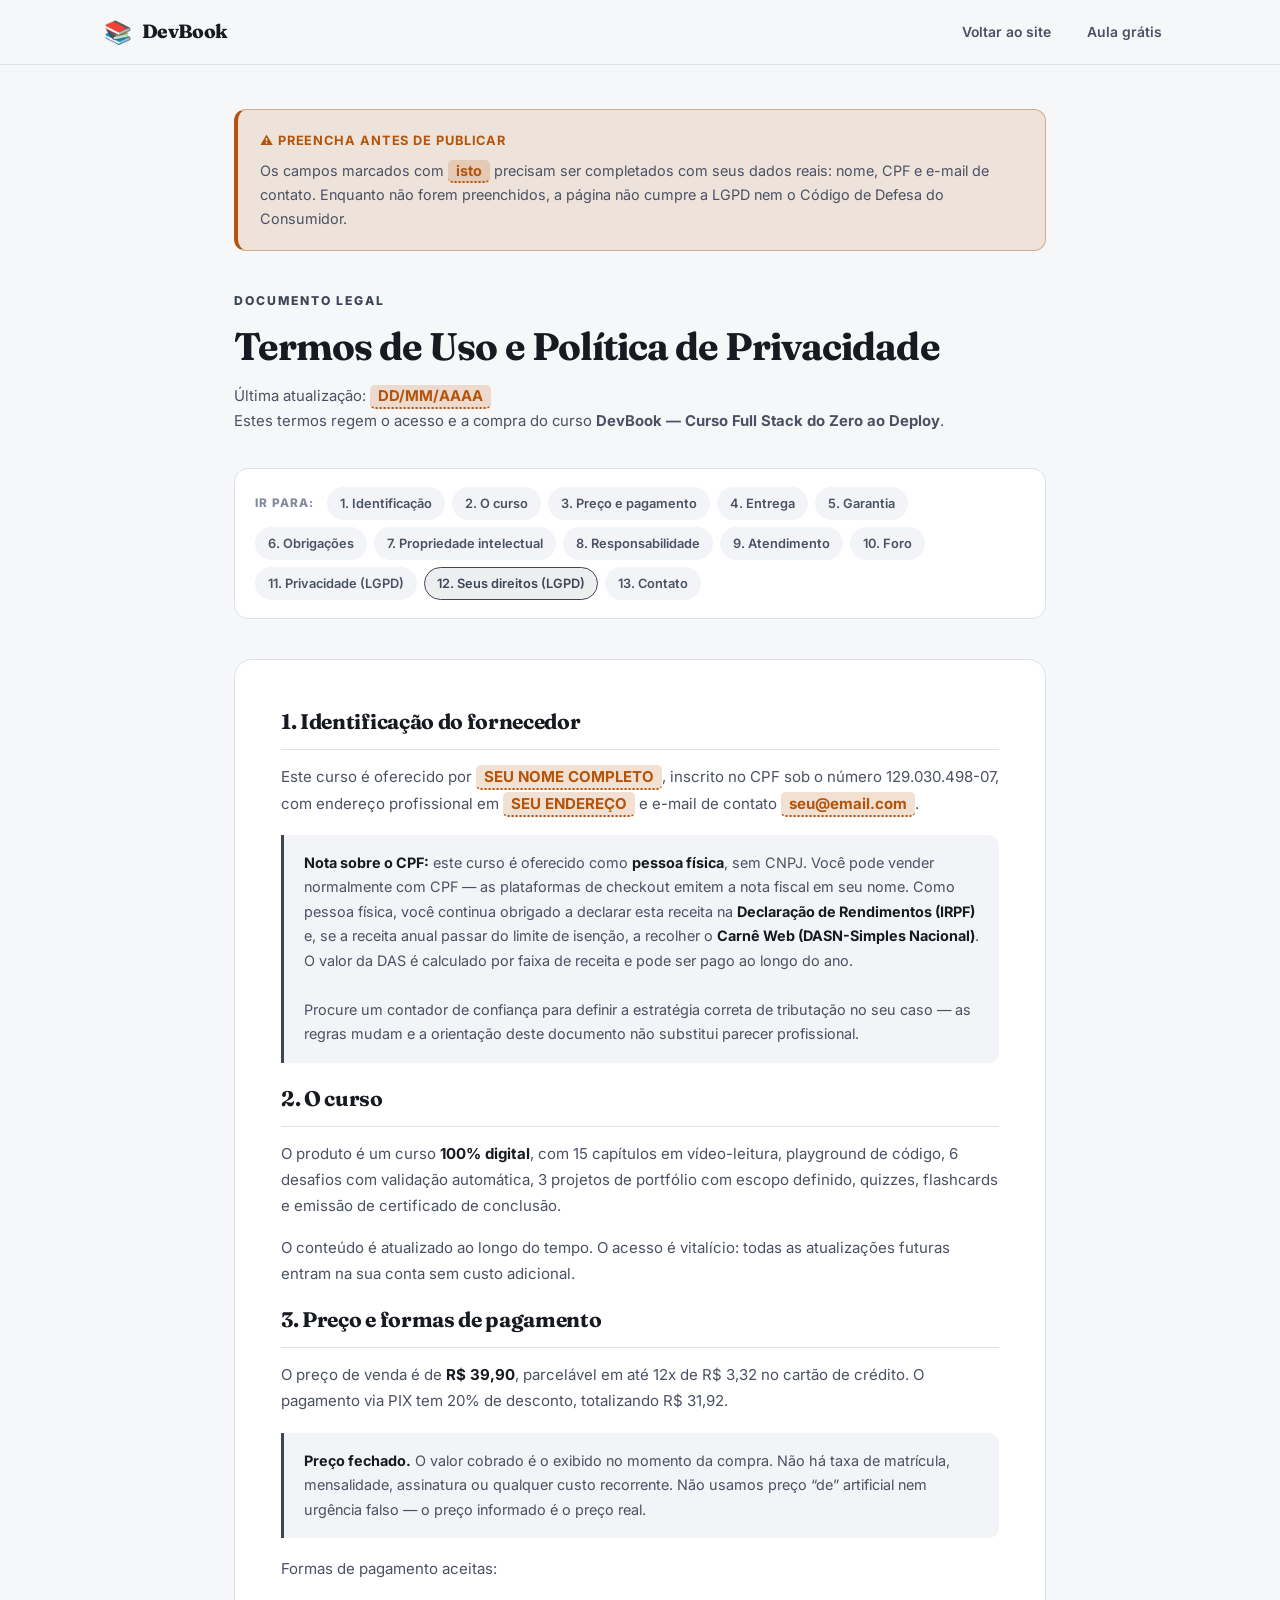
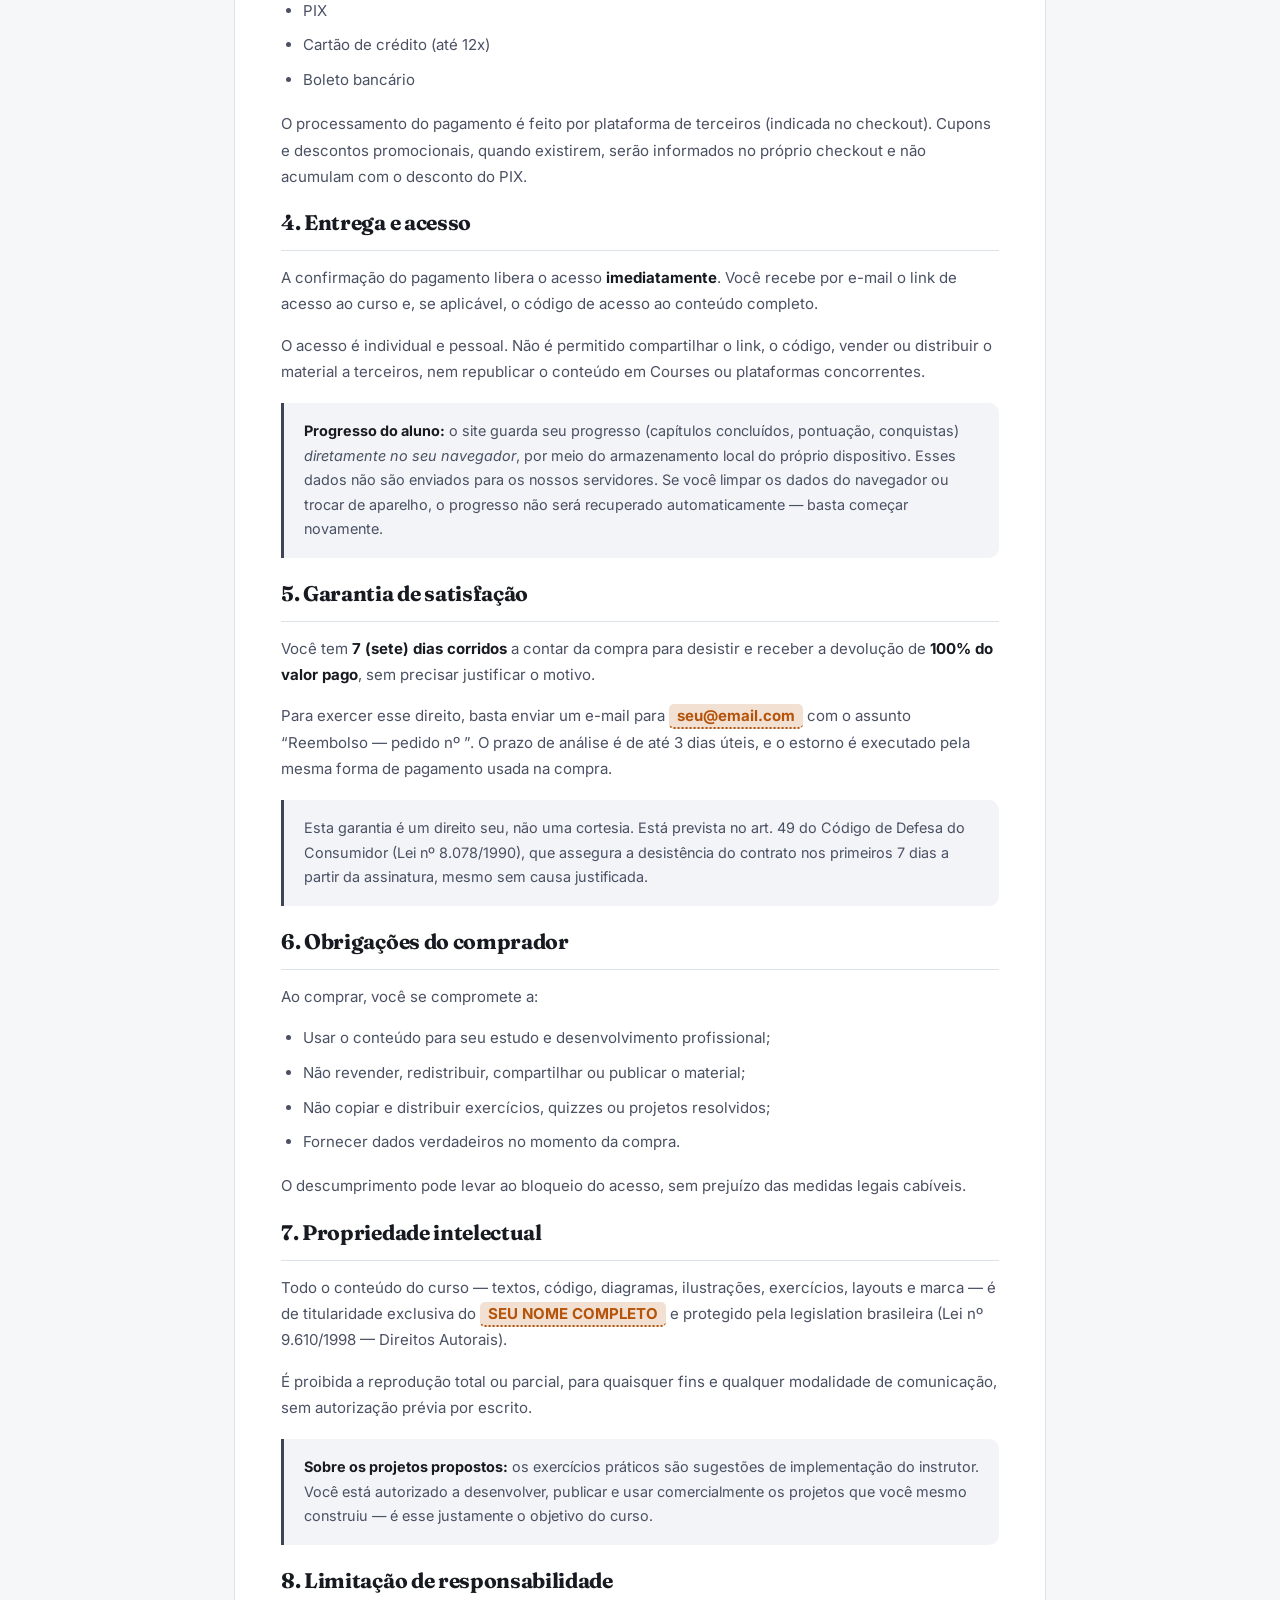
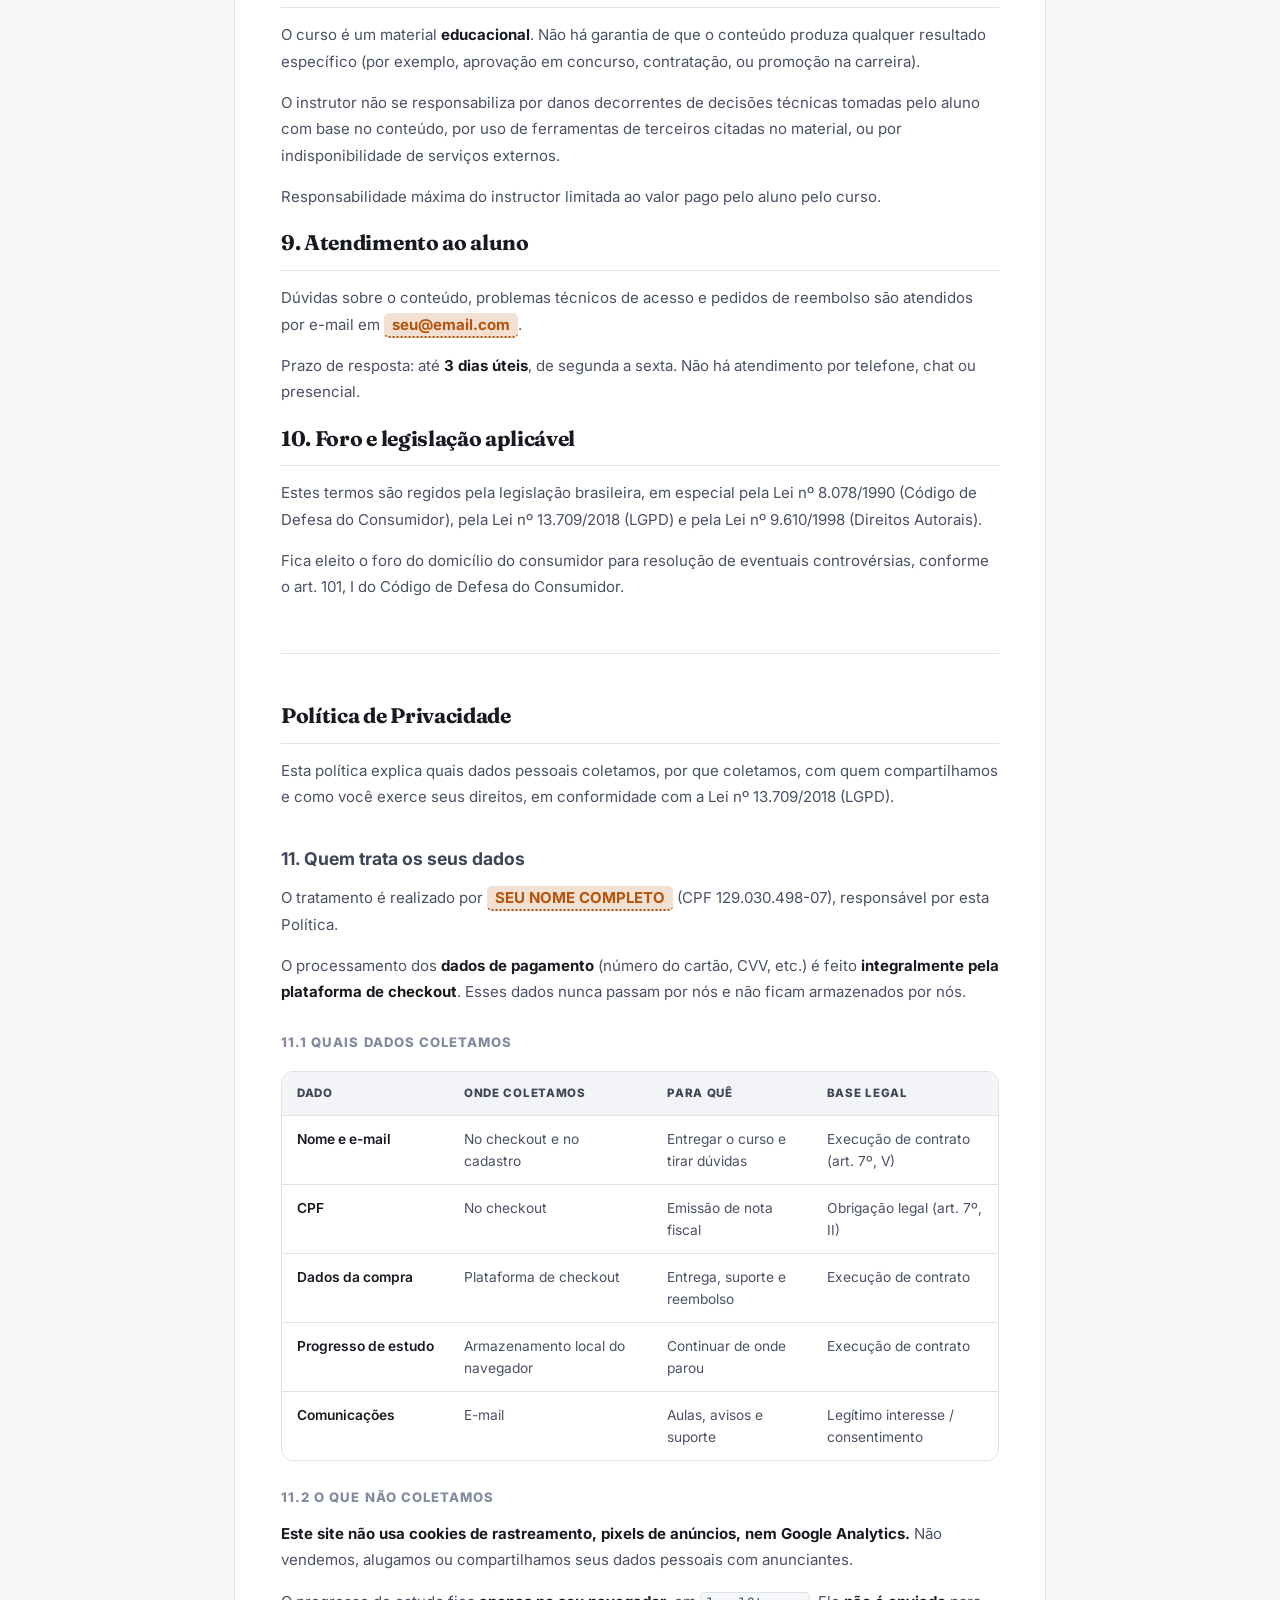
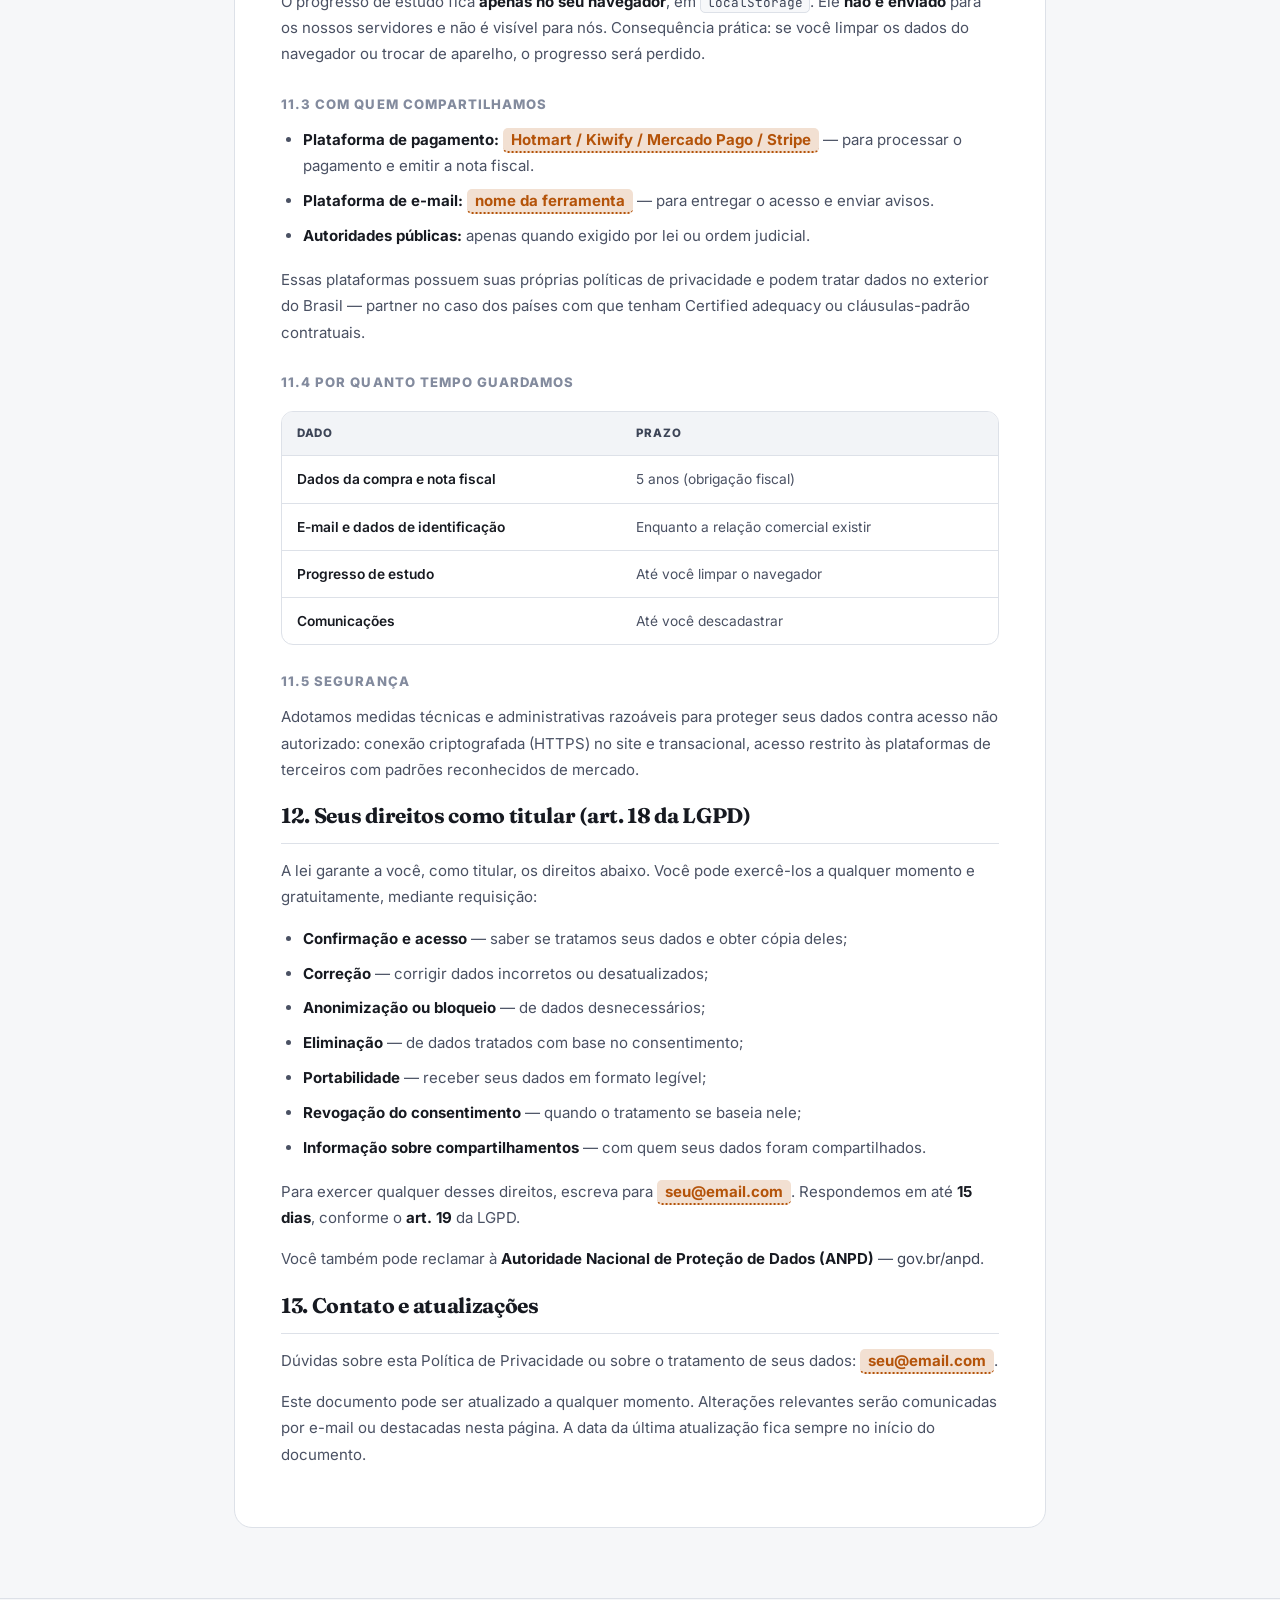
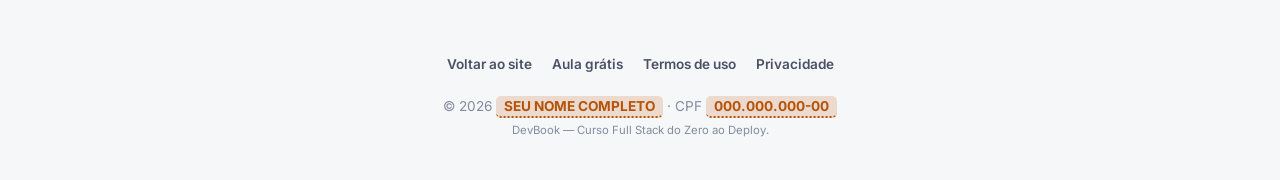
<file: legal.html>
﻿<!DOCTYPE html>
<html lang="pt-BR" data-theme="light">
<head>
<meta charset="UTF-8">
<meta name="viewport" content="width=device-width, initial-scale=1.0">
<title>Termos de Uso e Política de Privacidade — DevBook</title>
<meta name="description" content="Termos de uso e política de privacidade do curso DevBook — Curso Full Stack do Zero ao Deploy.">
<meta name="theme-color" content="#f6f7f9">
<meta name="robots" content="index, follow">

<link rel="preconnect" href="https://fonts.googleapis.com">
<link rel="preconnect" href="https://fonts.gstatic.com" crossorigin>
<link href="https://fonts.googleapis.com/css2?family=Inter:wght@400;500;600;700;800&family=JetBrains+Mono:wght@400;600;700&family=Fraunces:opsz,wght@9..144,700;9..144,900&display=swap" rel="stylesheet">
<link rel="stylesheet" href="css/styles.css">
<link rel="stylesheet" href="css/landing.css">
<link rel="stylesheet" href="css/legal.css">
<link rel="icon" href="assets/icon.svg">
</head>
<body class="lp-body">

<!-- ═══════════ TOPBAR ═══════════ -->
<header class="lp-topbar">
  <div class="lp-wrap">
    <div class="lp-logo"><span>📚</span><span>DevBook</span></div>
    <nav>
      <a href="landing.html">Voltar ao site</a>
      <a href="index.html">Aula grátis</a>
    </nav>
  </div>
</header>

<!-- ═══════════ CONTEÚDO ═══════════ -->
<main class="legal">
  <div class="lp-wrap lg-wrap">

    <!-- Aviso para o dono da página -->
    <div class="lg-alert">
      <strong>⚠️ Preencha antes de publicar</strong>
      <p>
        Os campos marcados com <mark class="lg-fill">isto</mark> precisam ser
        completados com seus dados reais: nome, CPF e e-mail de contato.
        Enquanto não forem preenchidos, a página não cumpre a LGPD nem o Código
        de Defesa do Consumidor.
      </p>
    </div>

    <div class="lg-head">
      <span class="lp-eyebrow">Documento legal</span>
      <h1>Termos de Uso e Política de Privacidade</h1>
      <p class="lg-sub">
        Última atualização: <span class="lg-fill">DD/MM/AAAA</span><br>
        Estes termos regem o acesso e a compra do curso <strong>DevBook — Curso
        Full Stack do Zero ao Deploy</strong>.
      </p>
    </div>

    <!-- Navegação interna -->
    <nav class="lg-nav" aria-label="Índice do documento">
      <span>Ir para:</span>
      <a href="#identificacao">1. Identificação</a>
      <a href="#objeto">2. O curso</a>
      <a href="#preco">3. Preço e pagamento</a>
      <a href="#entrega">4. Entrega</a>
      <a href="#garantia">5. Garantia</a>
      <a href="#obrigacoes">6. Obrigações</a>
      <a href="#propriedade">7. Propriedade intelectual</a>
      <a href="#responsabilidade">8. Responsabilidade</a>
      <a href="#atendimento">9. Atendimento</a>
      <a href="#foro">10. Foro</a>
      <a href="#privacidade">11. Privacidade (LGPD)</a>
      <a href="#direitos">12. Seus direitos (LGPD)</a>
      <a href="#contato">13. Contato</a>
    </nav>

    <!-- ═══════════ TERMOS DE USO ═══════════ -->
    <article class="lg-body">

      <section id="identificacao">
        <h2>1. Identificação do fornecedor</h2>
        <p>
          Este curso é oferecido por <mark class="lg-fill">SEU NOME COMPLETO</mark>,
          inscrito no CPF sob o número 129.030.498-07,
          com endereço profissional em <mark class="lg-fill">SEU ENDEREÇO</mark> e
          e-mail de contato <mark class="lg-fill">seu@email.com</mark>.
        </p>
        <div class="lg-note">
          <strong>Nota sobre o CPF:</strong> este curso é oferecido como
          <strong>pessoa física</strong>, sem CNPJ. Você pode vender normalmente
          com CPF — as plataformas de checkout emitem a nota fiscal em seu nome.
          Como pessoa física, você continua obrigado a declarar esta receita na
          <strong>Declaração de Rendimentos (IRPF)</strong> e, se a receita
          anual passar do limite de isenção, a recolher o
          <strong>Carnê Web (DASN-Simples Nacional)</strong>. O valor da DAS é
          calculado por faixa de receita e pode ser pago ao longo do ano.
          <br><br>
          Procure um contador de confiança para definir a estratégia correta de
          tributação no seu caso — as regras mudam e a orientação deste documento
          não substitui parecer profissional.
        </div>
      </section>

      <section id="objeto">
        <h2>2. O curso</h2>
        <p>
          O produto é um curso <strong>100% digital</strong>, com 15 capítulos
          em vídeo-leitura, playground de código, 6 desafios com validação
          automática, 3 projetos de portfólio com escopo definido, quizzes,
          flashcards e emissão de certificado de conclusão.
        </p>
        <p>
          O conteúdo é atualizado ao longo do tempo. O acesso é vitalício: todas
          as atualizações futuras entram na sua conta sem custo adicional.
        </p>
      </section>

      <section id="preco">
        <h2>3. Preço e formas de pagamento</h2>
        <p>
          O preço de venda é de <strong>R$ 39,90</strong>, parcelável em até
          12x de R$ 3,32 no cartão de crédito. O pagamento via PIX tem 20% de
          desconto, totalizando R$ 31,92.
        </p>
        <div class="lg-note">
          <strong>Preço fechado.</strong> O valor cobrado é o exibido no momento
          da compra. Não há taxa de matrícula, mensalidade, assinatura ou
          qualquer custo recorrente. Não usamos preço “de” artificial nem
          urgência falso — o preço informado é o preço real.
        </div>
        <p>Formas de pagamento aceitas:</p>
        <ul>
          <li>PIX</li>
          <li>Cartão de crédito (até 12x)</li>
          <li>Boleto bancário</li>
        </ul>
        <p>
          O processamento do pagamento é feito por plataforma de terceiros
          (indicada no checkout). Cupons e descontos promocionais, quando
          existirem, serão informados no próprio checkout e não acumulam com o
          desconto do PIX.
        </p>
      </section>

      <section id="entrega">
        <h2>4. Entrega e acesso</h2>
        <p>
          A confirmação do pagamento libera o acesso <strong>imediatamente</strong>.
          Você recebe por e-mail o link de acesso ao curso e, se aplicável, o
          código de acesso ao conteúdo completo.
        </p>
        <p>
          O acesso é individual e pessoal. Não é permitido compartilhar o link,
          o código, vender ou distribuir o material a terceiros, nem republicar
          o conteúdo em Courses ou plataformas concorrentes.
        </p>
        <div class="lg-note">
          <strong>Progresso do aluno:</strong> o site guarda seu progresso
          (capítulos concluídos, pontuação, conquistas) <em>diretamente no seu
          navegador</em>, por meio do armazenamento local do próprio dispositivo.
          Esses dados não são enviados para os nossos servidores. Se você limpar
          os dados do navegador ou trocar de aparelho, o progresso não será
          recuperado automaticamente — basta começar novamente.
        </div>
      </section>

      <section id="garantia">
        <h2>5. Garantia de satisfação</h2>
        <p>
          Você tem <strong>7 (sete) dias corridos</strong> a contar da compra para
          desistir e receber a devolução de <strong>100% do valor pago</strong>,
          sem precisar justificar o motivo.
        </p>
        <p>
          Para exercer esse direito, basta enviar um e-mail para
          <mark class="lg-fill">seu@email.com</mark> com o assunto
          “Reembolso — pedido nº <seu número>”. O prazo de análise é de até
          3 dias úteis, e o estorno é executado pela mesma forma de pagamento
          usada na compra.
        </p>
        <div class="lg-note">
          Esta garantia é um direito seu, não uma cortesia. Está prevista no
          art. 49 do Código de Defesa do Consumidor (Lei nº 8.078/1990), que
          assegura a desistência do contrato nos primeiros 7 dias a partir da
          assinatura, mesmo sem causa justificada.
        </div>
      </section>

      <section id="obrigacoes">
        <h2>6. Obrigações do comprador</h2>
        <p>Ao comprar, você se compromete a:</p>
        <ul>
          <li>Usar o conteúdo para seu estudo e desenvolvimento profissional;</li>
          <li>Não revender, redistribuir, compartilhar ou publicar o material;</li>
          <li>Não copiar e distribuir exercícios, quizzes ou projetos resolvidos;</li>
          <li>Fornecer dados verdadeiros no momento da compra.</li>
        </ul>
        <p>
          O descumprimento pode levar ao bloqueio do acesso, sem prejuízo das
          medidas legais cabíveis.
        </p>
      </section>

      <section id="propriedade">
        <h2>7. Propriedade intelectual</h2>
        <p>
          Todo o conteúdo do curso — textos, código, diagramas, ilustrações,
          exercícios, layouts e marca — é de titularidade exclusiva do
          <mark class="lg-fill">SEU NOME COMPLETO</mark> e protegido pela
          legislation brasileira (Lei nº 9.610/1998 — Direitos Autorais).
        </p>
        <p>
          É proibida a reprodução total ou parcial, para quaisquer fins e
          qualquer modalidade de comunicação, sem autorização prévia por
          escrito.
        </p>
        <div class="lg-note">
          <strong>Sobre os projetos propostos:</strong> os exercícios práticos são
          sugestões de implementação do instrutor. Você está autorizado a
          desenvolver, publicar e usar comercialmente os projetos que você mesmo
          construiu — é esse justamente o objetivo do curso.
        </div>
      </section>

      <section id="responsabilidade">
        <h2>8. Limitação de responsabilidade</h2>
        <p>
          O curso é um material <strong>educacional</strong>. Não há garantia de
          que o conteúdo produza qualquer resultado específico (por exemplo,
          aprovação em concurso, contratação, ou promoção na carreira).
        </p>
        <p>
          O instrutor não se responsabiliza por danos decorrentes de decisões
          técnicas tomadas pelo aluno com base no conteúdo, por uso
          de ferramentas de terceiros citadas no material, ou por
          indisponibilidade de serviços externos.
        </p>
        <p>
          Responsabilidade máxima do instructor limitada ao valor pago pelo
          aluno pelo curso.
        </p>
      </section>

      <section id="atendimento">
        <h2>9. Atendimento ao aluno</h2>
        <p>
          Dúvidas sobre o conteúdo, problemas técnicos de acesso e pedidos de
          reembolso são atendidos por e-mail em
          <mark class="lg-fill">seu@email.com</mark>.
        </p>
        <p>
          Prazo de resposta: até <strong>3 dias úteis</strong>, de segunda a
          sexta. Não há atendimento por telefone, chat ou presencial.
        </p>
      </section>

      <section id="foro">
        <h2>10. Foro e legislação aplicável</h2>
        <p>
          Estes termos são regidos pela legislação brasileira, em especial pela
          Lei nº 8.078/1990 (Código de Defesa do Consumidor), pela Lei nº
          13.709/2018 (LGPD) e pela Lei nº 9.610/1998 (Direitos Autorais).
        </p>
        <p>
          Fica eleito o foro do domicílio do consumidor para resolução de
          eventuais controvérsias, conforme o art. 101, I do Código de Defesa
          do Consumidor.
        </p>
      </section>

      <hr>

      <!-- ═══════════ LGPD ═══════════ -->
      <h2 class="lg-lgpd-title">Política de Privacidade</h2>
      <p class="lg-intro">
        Esta política explica quais dados pessoais coletamos, por que coletamos,
        com quem compartilhamos e como você exerce seus direitos, em conformidade
        com a Lei nº 13.709/2018 (LGPD).
      </p>

      <section id="privacidade">
        <h3>11. Quem trata os seus dados</h3>
        <p>
          O tratamento é realizado por <mark class="lg-fill">SEU NOME COMPLETO</mark>
          (CPF 129.030.498-07), responsável por esta
          Política.
        </p>
        <p>
          O processamento dos <strong>dados de pagamento</strong> (número do
          cartão, CVV, etc.) é feito <strong>integralmente pela plataforma de
          checkout</strong>. Esses dados nunca passam por nós e não ficam
          armazenados por nós.
        </p>

        <h4>11.1 Quais dados coletamos</h4>
        <div class="lg-table-wrap">
          <table class="lg-table">
            <thead>
              <tr><th>Dado</th><th>Onde coletamos</th><th>Para quê</th><th>Base legal</th></tr>
            </thead>
            <tbody>
              <tr>
                <td>Nome e e-mail</td>
                <td>No checkout e no cadastro</td>
                <td>Entregar o curso e tirar dúvidas</td>
                <td>Execução de contrato (art. 7º, V)</td>
              </tr>
              <tr>
                <td>CPF</td>
                <td>No checkout</td>
                <td>Emissão de nota fiscal</td>
                <td>Obrigação legal (art. 7º, II)</td>
              </tr>
              <tr>
                <td>Dados da compra</td>
                <td>Plataforma de checkout</td>
                <td>Entrega, suporte e reembolso</td>
                <td>Execução de contrato</td>
              </tr>
              <tr>
                <td>Progresso de estudo</td>
                <td>Armazenamento local do navegador</td>
                <td>Continuar de onde parou</td>
                <td>Execução de contrato</td>
              </tr>
              <tr>
                <td>Comunicações</td>
                <td>E-mail</td>
                <td>Aulas, avisos e suporte</td>
                <td>Legítimo interesse / consentimento</td>
              </tr>
            </tbody>
          </table>
        </div>

        <h4>11.2 O que NÃO coletamos</h4>
        <p>
          <strong>Este site não usa cookies de rastreamento, pixels de anúncios,
          nem Google Analytics.</strong> Não vendemos, alugamos ou compartilhamos
          seus dados pessoais com anunciantes.
        </p>
        <p>
          O progresso de estudo fica <strong>apenas no seu navegador</strong>, em
          <code>localStorage</code>. Ele <strong>não é enviado</strong> para os
          nossos servidores e não é visível para nós. Consequência prática: se você
          limpar os dados do navegador ou trocar de aparelho, o progresso será
          perdido.
        </p>

        <h4>11.3 Com quem compartilhamos</h4>
        <ul>
          <li><strong>Plataforma de pagamento:</strong> <mark class="lg-fill">Hotmart / Kiwify / Mercado Pago / Stripe</mark> — para processar o pagamento e emitir a nota fiscal.</li>
          <li><strong>Plataforma de e-mail:</strong> <mark class="lg-fill">nome da ferramenta</mark> — para entregar o acesso e enviar avisos.</li>
          <li><strong>Autoridades públicas:</strong> apenas quando exigido por lei ou ordem judicial.</li>
        </ul>
        <p>
          Essas plataformas possuem suas próprias políticas de privacidade e
          podem tratar dados no exterior do Brasil — partner no caso dos países
          com que tenham Certified adequacy ou cláusulas-padrão contratuais.
        </p>

        <h4>11.4 Por quanto tempo guardamos</h4>
        <div class="lg-table-wrap">
          <table class="lg-table">
            <thead><tr><th>Dado</th><th>Prazo</th></tr></thead>
            <tbody>
              <tr><td>Dados da compra e nota fiscal</td><td>5 anos (obrigação fiscal)</td></tr>
              <tr><td>E-mail e dados de identificação</td><td>Enquanto a relação comercial existir</td></tr>
              <tr><td>Progresso de estudo</td><td>Até você limpar o navegador</td></tr>
              <tr><td>Comunicações</td><td>Até você descadastrar</td></tr>
            </tbody>
          </table>
        </div>

        <h4>11.5 Segurança</h4>
        <p>
          Adotamos medidas técnicas e administrativas razoáveis para proteger
          seus dados contra acesso não autorizado: conexão criptografada (HTTPS)
          no site e transacional, acesso restrito às plataformas de terceiros com
          padrões reconhecidos de mercado.
        </p>
      </section>

      <section id="direitos">
        <h2>12. Seus direitos como titular (art. 18 da LGPD)</h2>
        <p>
          A lei garante a você, como titular, os direitos abaixo. Você pode
          exercê-los a qualquer momento e gratuitamente, mediante requisição:
        </p>
        <ul>
          <li><strong>Confirmação e acesso</strong> — saber se tratamos seus dados e obter cópia deles;</li>
          <li><strong>Correção</strong> — corrigir dados incorretos ou desatualizados;</li>
          <li><strong>Anonimização ou bloqueio</strong> — de dados desnecessários;</li>
          <li><strong>Eliminação</strong> — de dados tratados com base no consentimento;</li>
          <li><strong>Portabilidade</strong> — receber seus dados em formato legível;</li>
          <li><strong>Revogação do consentimento</strong> — quando o tratamento se baseia nele;</li>
          <li><strong>Informação sobre compartilhamentos</strong> — com quem seus dados foram compartilhados.</li>
        </ul>
        <p>
          Para exercer qualquer desses direitos, escreva para
          <mark class="lg-fill">seu@email.com</mark>. Respondemos em até
          <strong>15 dias</strong>, conforme o <strong>art. 19</strong> da LGPD.
        </p>
        <p>
          Você também pode reclamar à <strong>Autoridade Nacional de Proteção
          de Dados (ANPD)</strong> — <a href="https://www.gov.br/anpd" target="_blank" rel="noopener">gov.br/anpd</a>.
        </p>
      </section>

      <section id="contato">
        <h2>13. Contato e atualizações</h2>
        <p>
          Dúvidas sobre esta Política de Privacidade ou sobre o tratamento de
          seus dados: <mark class="lg-fill">seu@email.com</mark>.
        </p>
        <p>
          Este documento pode ser atualizado a qualquer momento. Alterações
          relevantes serão comunicadas por e-mail ou destacadas nesta página. A
          data da última atualização fica sempre no início do documento.
        </p>
      </section>

    </article>
  </div>
</main>

<!-- ═══════════ FOOTER ═══════════ -->
<footer class="lp-foot">
  <div class="lp-wrap">
    <div class="lp-foot-links">
      <a href="landing.html">Voltar ao site</a>
      <a href="index.html">Aula grátis</a>
      <a href="#identificacao">Termos de uso</a>
      <a href="#privacidade">Privacidade</a>
    </div>
    <p>
      © <span id="lgYear"></span> <span class="lg-fill">SEU NOME COMPLETO</span> · CPF <span class="lg-fill">000.000.000-00</span><br>
      <small>DevBook — Curso Full Stack do Zero ao Deploy.</small>
    </p>
  </div>
</footer>

<script>
document.getElementById("lgYear").textContent = new Date().getFullYear();

/* Índice: marca a seção visível */
(function () {
  const links = [...document.querySelectorAll(".lg-nav a")];
  const secs = links
    .map(a => document.querySelector(a.getAttribute("href")))
    .filter(Boolean);

  const io = new IntersectionObserver(entries => {
    entries.forEach(en => {
      if (!en.isIntersecting) return;
      links.forEach(a => {
        const on = a.getAttribute("href") === "#" + en.target.id;
        a.classList.toggle("active", on);
      });
    });
  }, { rootMargin: "-40% 0px -55% 0px" });

  secs.forEach(s => io.observe(s));
})();

/* Rolagem suave */
document.querySelectorAll('a[href^="#"]').forEach(a => {
  a.addEventListener("click", e => {
    const t = document.querySelector(a.getAttribute("href"));
    if (!t) return;
    e.preventDefault();
    window.scrollTo({ top: t.getBoundingClientRect().top + window.scrollY - 76,
                       behavior: "smooth" });
  });
});
</script>
</body>
</html>
</file>
<file: css/styles.css>
/* ═══════════════════════════════════════════════════════
   DevBook — Design System completo
   Temas: light (padrão) + dark · Paleta Grafite (neutra)
   ═══════════════════════════════════════════════════════ */

:root {
  --font-sans: 'Inter', system-ui, sans-serif;
  --font-mono: 'JetBrains Mono', monospace;
  --font-display: 'Fraunces', Georgia, serif;
  --radius: 14px;
  --radius-sm: 9px;
  --sidebar-w: 300px;
  --topbar-h: 60px;
  --shadow: 0 8px 30px rgba(24, 28, 38, .10);
  --shadow-lg: 0 20px 50px rgba(24, 28, 38, .14);
  --transition: .22s cubic-bezier(.4,0,.2,1);
  --transition-spring: .35s cubic-bezier(.34,1.56,.64,1);
}

/* ─── Tema claro (padrão) · Grafite ─── */
[data-theme="light"] {
  --bg: #f6f7f9;
  --bg-2: #ffffff;
  --bg-3: #eceef2;
  --surface: #ffffff;
  --surface-2: #f2f4f7;
  --border: #dde1e8;
  --text: #171a21;
  --text-2: #4a5163;
  --text-3: #838b9e;
  --primary: #3d4557;
  --primary-strong: #262c38;
  --primary-soft: rgba(61, 69, 87, .09);
  --primary-glow: rgba(61, 69, 87, .22);
  --accent: #b45309;
  --accent-soft: rgba(180, 83, 9, .12);
  --success: #15803d;
  --success-soft: rgba(21, 128, 61, .11);
  --danger: #b91c1c;
  --danger-soft: rgba(185, 28, 28, .09);
  --purple: #6d28d9;
  --purple-soft: rgba(109, 40, 217, .11);
  --code-bg: #f7f8fa;
  --scroll: #c2c8d4;
  --focus-ring: 0 0 0 3px rgba(61, 69, 87, .32);
}

/* ─── Tema escuro · Grafite ─── */
[data-theme="dark"] {
  --bg: #14161c;
  --bg-2: #1b1e26;
  --bg-3: #232732;
  --surface: #1b1e26;
  --surface-2: #232732;
  --border: #313745;
  --text: #e8eaef;
  --text-2: #a3abbd;
  --text-3: #6f788c;
  --primary: #c3c9d6;
  --primary-strong: #e2e6ee;
  --primary-soft: rgba(195, 201, 214, .14);
  --primary-glow: rgba(195, 201, 214, .28);
  --accent: #f0b429;
  --accent-soft: rgba(240, 180, 41, .16);
  --success: #4ade80;
  --success-soft: rgba(74, 222, 128, .15);
  --danger: #f87171;
  --danger-soft: rgba(248, 113, 113, .13);
  --purple: #a78bfa;
  --purple-soft: rgba(167, 139, 250, .16);
  --code-bg: #101318;
  --scroll: #3a4152;
  --focus-ring: 0 0 0 3px rgba(195, 201, 214, .4);
  --shadow: 0 8px 30px rgba(0,0,0,.45);
  --shadow-lg: 0 20px 50px rgba(0,0,0,.55);
}

/* ─── Reset ─── */
*,*::before,*::after { box-sizing: border-box; margin: 0; padding: 0; }
html { scroll-behavior: smooth; -webkit-text-size-adjust: 100%; }
body {
  font-family: var(--font-sans);
  background: var(--bg);
  color: var(--text);
  line-height: 1.65;
  min-height: 100vh;
  transition: background var(--transition), color var(--transition);
}
img { max-width: 100%; display: block; }
button { font: inherit; cursor: pointer; border: none; background: none; color: inherit; }
input, textarea { font: inherit; color: inherit; }
a { color: var(--primary); text-decoration: none; }
::selection { background: var(--primary); color: var(--bg); }

/* Scrollbar */
::-webkit-scrollbar { width: 9px; height: 9px; }
::-webkit-scrollbar-track { background: transparent; }
::-webkit-scrollbar-thumb { background: var(--scroll); border-radius: 6px; }

.hidden { display: none !important; }
.only-mobile { display: none; }

/* ═══════════ TOASTS ═══════════ */
#toastZone {
  position: fixed; top: 18px; right: 18px; z-index: 9999;
  display: flex; flex-direction: column; gap: 10px; pointer-events: none;
}
.toast {
  pointer-events: auto;
  background: var(--surface); border: 1px solid var(--border);
  border-left: 4px solid var(--primary);
  padding: 12px 18px; border-radius: var(--radius-sm);
  box-shadow: var(--shadow); font-size: .88rem; font-weight: 500;
  animation: toastIn .3s ease both; max-width: 320px;
}
.toast.xp { border-left-color: var(--accent); }
.toast.success { border-left-color: var(--success); }
.toast.danger { border-left-color: var(--danger); }
@keyframes toastIn { from { opacity: 0; transform: translateX(40px); } to { opacity: 1; transform: none; } }
.toast.out { animation: toastOut .3s ease both; }
@keyframes toastOut { to { opacity: 0; transform: translateX(40px); } }

/* ═══════════ SIDEBAR ═══════════ */
.sidebar {
  position: fixed; inset: 0 auto 0 0; width: var(--sidebar-w); z-index: 500;
  background: var(--bg-2); border-right: 1px solid var(--border);
  display: flex; flex-direction: column;
  transition: transform var(--transition);
}
.sidebar-brand {
  display: flex; align-items: center; gap: 12px;
  padding: 18px 18px 14px; border-bottom: 1px solid var(--border);
}
.brand-logo { font-size: 1.7rem; }
.brand-text { display: flex; flex-direction: column; line-height: 1.2; flex: 1; }
.brand-text strong { font-family: var(--font-display); font-size: 1.25rem; letter-spacing: -.02em; }
.brand-text span { font-size: .72rem; color: var(--text-3); text-transform: uppercase; letter-spacing: .12em; }

.sidebar-profile {
  padding: 14px 18px; border-bottom: 1px solid var(--border);
  background: var(--surface);
}
.profile-row { display: flex; gap: 12px; align-items: center; }
.profile-avatar {
  width: 44px; height: 44px; border-radius: 12px; font-size: 1.4rem;
  background: var(--primary-soft); display: grid; place-items: center;
  border: 1px solid var(--border); flex-shrink: 0;
}
.profile-info { flex: 1; min-width: 0; }
.profile-level { font-size: .78rem; font-weight: 700; color: var(--primary); margin-bottom: 5px; }
.xp-bar { height: 7px; background: var(--bg-3); border-radius: 5px; overflow: hidden; }
.xp-fill { height: 100%; width: 0%; background: linear-gradient(90deg, var(--primary), var(--accent)); border-radius: 5px; transition: width .6s ease; }
.profile-xp { font-size: .68rem; color: var(--text-3); margin-top: 4px; }
.profile-stats { display: flex; gap: 8px; margin-top: 12px; }
.stat {
  flex: 1; display: flex; align-items: center; justify-content: center; gap: 5px;
  background: var(--bg-3); border-radius: 8px; padding: 6px 4px;
  font-size: .8rem; font-weight: 700;
}
.stat-ico { font-size: .85rem; }

.sidebar-search { padding: 12px 14px; }
.sidebar-search input {
  width: 100%; background: var(--surface); border: 1px solid var(--border);
  border-radius: 10px; padding: 10px 14px; font-size: .85rem;
  outline: none; transition: border var(--transition);
}
.sidebar-search input:focus { border-color: var(--primary); }
.sidebar-search input::placeholder { color: var(--text-3); }

/* Sumário */
.toc { flex: 1; overflow-y: auto; padding: 4px 10px 10px; }
.toc-part {
  font-size: .68rem; font-weight: 800; text-transform: uppercase;
  letter-spacing: .14em; color: var(--text-3);
  padding: 16px 10px 6px;
}
.toc-item {
  display: flex; align-items: center; gap: 9px; width: 100%;
  padding: 8px 10px; border-radius: 9px; font-size: .84rem;
  color: var(--text-2); text-align: left;
  transition: background var(--transition), color var(--transition);
}
.toc-item:hover { background: var(--surface-2); color: var(--text); }
.toc-item.active { background: var(--primary-soft); color: var(--primary); font-weight: 600; }
.toc-item .toc-check { width: 17px; text-align: center; font-size: .75rem; opacity: .4; }
.toc-item.done .toc-check { opacity: 1; }
.toc-item.done { color: var(--success); }
.sidebar-foot { padding: 12px 14px; border-top: 1px solid var(--border); display: flex; flex-direction: column; gap: 8px; }
.toc-empty { padding: 18px 12px; color: var(--text-3); font-size: .82rem; text-align: center; }
.toc-item.extra .toc-check { opacity: 1; font-size: .95rem; }
.toc-item.extra { font-weight: 600; }
.sidebar-backdrop {
  position: fixed; inset: 0; background: rgba(0,0,0,.55); z-index: 490;
  opacity: 0; pointer-events: none; transition: opacity var(--transition);
}
.sidebar-backdrop.show { opacity: 1; pointer-events: auto; }

/* ═══════════ SHELL / TOPBAR ═══════════ */
.shell { margin-left: var(--sidebar-w); min-height: 100vh; display: flex; flex-direction: column; }
.topbar {
  position: sticky; top: 0; z-index: 400; height: var(--topbar-h);
  display: flex; align-items: center; justify-content: space-between;
  padding: 0 24px; background: color-mix(in srgb, var(--bg) 82%, transparent);
  backdrop-filter: blur(14px); -webkit-backdrop-filter: blur(14px);
  border-bottom: 1px solid var(--border);
}
.topbar-left { display: flex; align-items: center; gap: 12px; min-width: 0; }
.topbar-right { display: flex; align-items: center; gap: 10px; }
.breadcrumb { font-size: .82rem; color: var(--text-3); white-space: nowrap; overflow: hidden; text-overflow: ellipsis; }
.breadcrumb strong { color: var(--text); }

.mini-ring { position: relative; width: 38px; height: 38px; }
.mini-ring svg { width: 100%; height: 100%; transform: rotate(-90deg); }
.ring-bg { fill: none; stroke: var(--bg-3); stroke-width: 3.2; }
.ring-fg {
  fill: none; stroke: var(--primary); stroke-width: 3.2; stroke-linecap: round;
  stroke-dasharray: 100; stroke-dashoffset: 100; transition: stroke-dashoffset .7s ease;
}
.mini-ring span {
  position: absolute; inset: 0; display: grid; place-items: center;
  font-size: .58rem; font-weight: 800; color: var(--primary);
}

.icon-btn {
  width: 38px; height: 38px; border-radius: 10px; display: grid; place-items: center;
  font-size: 1.05rem; background: var(--surface); border: 1px solid var(--border);
  transition: background var(--transition), border var(--transition);
}
.icon-btn:hover { background: var(--surface-2); border-color: var(--primary); }

.btn-ghost {
  display: inline-flex; align-items: center; gap: 6px;
  padding: 8px 14px; border-radius: 10px; font-size: .82rem; font-weight: 600;
  background: var(--surface); border: 1px solid var(--border);
  transition: all var(--transition);
}
.btn-ghost:hover { border-color: var(--primary); color: var(--primary); }
.btn-ghost.small { padding: 6px 10px; font-size: .75rem; width: 100%; justify-content: center; }
.btn-primary {
  display: inline-flex; align-items: center; gap: 6px; justify-content: center;
  padding: 10px 18px; border-radius: 10px; font-size: .86rem; font-weight: 700;
  background: var(--primary); color: var(--bg-2); transition: all var(--transition);
}
.btn-primary:hover { background: var(--primary-strong); transform: translateY(-1px); }
.btn-primary.small { padding: 7px 13px; font-size: .78rem; }

/* No tema escuro o primário é claro: o texto do botão precisa ser escuro */
[data-theme="dark"] .btn-primary { color: #14161c; }

/* ═══════════ VIEW / CONTEÚDO ═══════════ */
.view { flex: 1; width: 100%; max-width: 880px; margin: 0 auto; padding: 34px 24px 60px; outline: none; }

/* — Hero (home) — */
.hero {
  position: relative; overflow: hidden;
  background: linear-gradient(135deg, var(--surface) 0%, var(--surface-2) 100%);
  border: 1px solid var(--border); border-radius: 22px;
  padding: 44px 38px; margin-bottom: 34px;
}
.hero::after {
  content: '</>'; position: absolute; right: -12px; bottom: -40px;
  font-family: var(--font-mono); font-size: 11rem; font-weight: 700;
  color: var(--primary); opacity: .05; pointer-events: none;
}
.hero .kicker {
  display: inline-flex; align-items: center; gap: 7px;
  font-size: .72rem; font-weight: 800; letter-spacing: .16em; text-transform: uppercase;
  color: var(--primary); background: var(--primary-soft);
  padding: 6px 13px; border-radius: 40px; margin-bottom: 16px;
}
.hero h1 {
  font-family: var(--font-display); font-size: clamp(1.9rem, 4vw, 2.9rem);
  line-height: 1.15; letter-spacing: -.02em; margin-bottom: 14px;
}
.hero h1 em { font-style: normal; color: var(--primary); }
.hero p { color: var(--text-2); max-width: 620px; font-size: 1.02rem; }
.hero-actions { display: flex; gap: 12px; margin-top: 26px; flex-wrap: wrap; }

/* — Cards de estatística — */
.stat-grid { display: grid; grid-template-columns: repeat(auto-fit, minmax(150px, 1fr)); gap: 14px; margin-bottom: 34px; }
.stat-card {
  background: var(--surface); border: 1px solid var(--border);
  border-radius: var(--radius); padding: 18px; text-align: center;
}
.stat-card .big { font-size: 1.7rem; font-weight: 800; color: var(--primary); font-family: var(--font-mono); }
.stat-card .lbl { font-size: .72rem; color: var(--text-3); text-transform: uppercase; letter-spacing: .08em; margin-top: 4px; }

/* — Seção de partes — */
.part-block { margin-bottom: 40px; }
.part-head { display: flex; align-items: center; gap: 14px; margin-bottom: 18px; }
.part-num {
  width: 42px; height: 42px; border-radius: 12px; flex-shrink: 0;
  display: grid; place-items: center; font-weight: 800; font-size: 1rem;
  background: var(--primary-soft); color: var(--primary); border: 1px solid var(--border);
}
.part-head h2 { font-size: 1.25rem; letter-spacing: -.01em; }
.part-head .part-sub { font-size: .8rem; color: var(--text-3); }

.chapter-grid { display: grid; grid-template-columns: repeat(auto-fill, minmax(250px, 1fr)); gap: 15px; }
.chapter-card {
  position: relative; background: var(--surface); border: 1px solid var(--border);
  border-radius: var(--radius); padding: 20px; text-align: left;
  transition: all var(--transition); overflow: hidden;
  display: flex; flex-direction: column; gap: 8px;
}
.chapter-card:hover { border-color: var(--primary); transform: translateY(-3px); box-shadow: var(--shadow); }
.chapter-card.done { border-color: color-mix(in srgb, var(--success) 45%, var(--border)); }
.chapter-card .cc-icon { font-size: 1.6rem; }
.chapter-card .cc-title { font-weight: 700; font-size: .95rem; line-height: 1.35; }
.chapter-card .cc-desc { font-size: .78rem; color: var(--text-2); flex: 1; }
.chapter-card .cc-meta { display: flex; justify-content: space-between; font-size: .7rem; color: var(--text-3); align-items: center; }
.chapter-card .cc-badge {
  font-size: .62rem; font-weight: 800; padding: 3px 8px; border-radius: 20px;
  text-transform: uppercase; letter-spacing: .06em;
}
.cc-badge.easy { background: var(--success-soft); color: var(--success); }
.cc-badge.medium { background: rgba(251,191,36,.15); color: var(--accent); }
.cc-badge.hard { background: var(--danger-soft); color: var(--danger); }
.chapter-card .cc-status { font-size: .95rem; }

/* — Capítulo: leitura — */
.ch-head { margin-bottom: 30px; padding-bottom: 26px; border-bottom: 1px solid var(--border); }
.ch-part { font-size: .7rem; font-weight: 800; letter-spacing: .15em; text-transform: uppercase; color: var(--primary); margin-bottom: 10px; }
.ch-head h1 { font-family: var(--font-display); font-size: clamp(1.6rem, 4vw, 2.4rem); line-height: 1.2; letter-spacing: -.02em; margin-bottom: 12px; }
.ch-head .ch-lead { color: var(--text-2); font-size: 1.03rem; }
.ch-tags { display: flex; gap: 8px; flex-wrap: wrap; margin-top: 16px; }
.ch-tag { font-size: .7rem; font-weight: 700; padding: 4px 11px; border-radius: 20px; background: var(--surface-2); color: var(--text-2); border: 1px solid var(--border); }

/* Blocos de conteúdo */
.content h2 {
  font-size: 1.35rem; margin: 38px 0 14px; letter-spacing: -.01em;
  padding-left: 14px; border-left: 4px solid var(--primary);
}
.content h3 { font-size: 1.08rem; margin: 26px 0 10px; color: var(--primary); }
.content p { margin-bottom: 14px; color: var(--text-2); }
.content p strong, .content li strong { color: var(--text); }
.content ul, .content ol { margin: 0 0 16px 22px; color: var(--text-2); }
.content li { margin-bottom: 7px; }
.content code:not(pre code) {
  font-family: var(--font-mono); font-size: .85em;
  background: var(--code-bg); border: 1px solid var(--border);
  padding: 1.5px 7px; border-radius: 6px; color: var(--primary);
}
.content pre code { color: var(--text); }

/* Callouts */
.callout { border-radius: var(--radius-sm); padding: 16px 18px; margin: 18px 0; font-size: .9rem; border-left: 4px solid; }
.callout .co-title { font-weight: 800; font-size: .78rem; text-transform: uppercase; letter-spacing: .07em; margin-bottom: 6px; display: block; }
.callout.info { background: var(--primary-soft); border-color: var(--primary); }
.callout.info .co-title { color: var(--primary); }
.callout.tip { background: var(--success-soft); border-color: var(--success); }
.callout.tip .co-title { color: var(--success); }
.callout.warn { background: rgba(251,191,36,.1); border-color: var(--accent); }
.callout.warn .co-title { color: var(--accent); }
.callout.danger { background: var(--danger-soft); border-color: var(--danger); }
.callout.danger .co-title { color: var(--danger); }
.callout p { margin-bottom: 0; color: var(--text-2); }

/* Tabela */
.content .table-wrap { overflow-x: auto; margin: 18px 0; border: 1px solid var(--border); border-radius: var(--radius-sm); }
.content table { width: 100%; border-collapse: collapse; font-size: .87rem; }
.content th { background: var(--surface-2); text-align: left; padding: 12px 15px; font-size: .75rem; text-transform: uppercase; letter-spacing: .06em; color: var(--primary); }
.content td { padding: 11px 15px; border-top: 1px solid var(--border); color: var(--text-2); }
.content tr:hover td { background: var(--surface); }

/* Box de síntese */
.summary-box {
  background: linear-gradient(135deg, var(--surface), var(--surface-2));
  border: 1px solid var(--border); border-radius: var(--radius);
  padding: 24px; margin: 26px 0;
}
.summary-box h3 { margin-top: 0 !important; }
.summary-box ul { margin-bottom: 0; }

/* ═══════════ CODE PLAYGROUND ═══════════ */
.playground {
  border: 1px solid var(--border); border-radius: var(--radius);
  overflow: hidden; margin: 22px 0; background: var(--surface);
}
.pg-head {
  display: flex; align-items: center; justify-content: space-between;
  padding: 9px 14px; background: var(--surface-2); border-bottom: 1px solid var(--border);
}
.pg-tabs { display: flex; gap: 4px; }
.pg-tab {
  font-family: var(--font-mono); font-size: .74rem; font-weight: 600;
  padding: 5px 13px; border-radius: 7px; color: var(--text-3);
  transition: all var(--transition);
}
.pg-tab.active { background: var(--primary-soft); color: var(--primary); }
.pg-actions { display: flex; gap: 6px; }
.pg-btn {
  font-size: .72rem; font-weight: 700; padding: 5px 12px;
  border-radius: 7px; background: var(--primary); color: var(--bg-2);
  transition: all var(--transition);
}
.pg-btn:hover { background: var(--primary-strong); }
.pg-btn.run { background: var(--success); color: #fff; }
[data-theme="dark"] .pg-btn { color: #14161c; }
.pg-body { display: grid; grid-template-columns: 1fr 1fr; min-height: 260px; }
.pg-editor { position: relative; border-right: 1px solid var(--border); }
.pg-editor textarea {
  width: 100%; height: 100%; min-height: 260px; resize: vertical;
  background: var(--code-bg); color: var(--text);
  font-family: var(--font-mono); font-size: .82rem; line-height: 1.6;
  padding: 16px; border: none; outline: none; tab-size: 2;
  white-space: pre; overflow: auto;
}
.pg-preview { background: #fff; position: relative; }
.pg-preview iframe { width: 100%; height: 100%; min-height: 260px; border: none; background: #fff; }
.pg-console {
  grid-column: 1 / -1; background: var(--code-bg); border-top: 1px solid var(--border);
  font-family: var(--font-mono); font-size: .76rem; padding: 10px 14px;
  max-height: 130px; overflow-y: auto; color: var(--text-2); white-space: pre-wrap;
}
.pg-console .log-err { color: var(--danger); }

/* ═══════════ QUIZ ═══════════ */
.quiz-box { background: var(--surface); border: 1px solid var(--border); border-radius: var(--radius); padding: 26px; margin: 26px 0; }
.quiz-box h3 { display: flex; align-items: center; gap: 9px; margin-bottom: 6px; }
.quiz-q { color: var(--text-2); margin-bottom: 16px; }
.quiz-opts { display: flex; flex-direction: column; gap: 9px; }
.quiz-opt {
  text-align: left; padding: 13px 16px; border-radius: 10px;
  border: 1px solid var(--border); background: var(--surface-2);
  font-size: .9rem; transition: all var(--transition);
}
.quiz-opt:hover:not(:disabled) { border-color: var(--primary); }
.quiz-opt.correct { border-color: var(--success); background: var(--success-soft); font-weight: 600; }
.quiz-opt.wrong { border-color: var(--danger); background: var(--danger-soft); }
.quiz-opt:disabled { cursor: default; }
.quiz-feedback { margin-top: 14px; padding: 13px 16px; border-radius: 10px; font-size: .87rem; display: none; }
.quiz-feedback.show { display: block; animation: toastIn .3s ease both; }
.quiz-feedback.ok { background: var(--success-soft); border-left: 4px solid var(--success); }
.quiz-feedback.no { background: var(--danger-soft); border-left: 4px solid var(--danger); }

/* ═══════════ NAV DE CAPÍTULO ═══════════ */
.chapter-nav {
  position: sticky; bottom: 0; z-index: 300;
  display: flex; align-items: center; justify-content: space-between; gap: 12px;
  max-width: 880px; margin: 0 auto; width: 100%;
  padding: 14px 24px;
  background: color-mix(in srgb, var(--bg) 88%, transparent);
  backdrop-filter: blur(12px); -webkit-backdrop-filter: blur(12px);
  border-top: 1px solid var(--border);
}
.btn-nav {
  display: flex; align-items: center; gap: 8px;
  padding: 10px 16px; border-radius: 11px; font-size: .84rem; font-weight: 600;
  background: var(--surface); border: 1px solid var(--border);
  transition: all var(--transition); max-width: 38%;
}
.btn-nav:hover:not(:disabled) { border-color: var(--primary); color: var(--primary); }
.btn-nav:disabled { opacity: .35; cursor: default; }
.btn-nav span { white-space: nowrap; overflow: hidden; text-overflow: ellipsis; }
.btn-complete {
  padding: 11px 22px; border-radius: 11px; font-size: .86rem; font-weight: 800;
  background: var(--primary); color: var(--bg-2); transition: all var(--transition);
  white-space: nowrap;
}
.btn-complete:hover { background: var(--primary-strong); transform: translateY(-1px); }
.btn-complete.done { background: var(--success); color: #fff; }
[data-theme="dark"] .btn-complete { color: #14161c; }
[data-theme="dark"] .btn-complete.done { color: #0f2417; }

/* ═══════════ MODAL ═══════════ */
.modal {
  position: fixed; inset: 0; z-index: 900; display: grid; place-items: center;
  background: rgba(4,8,18,.7); backdrop-filter: blur(6px);
  padding: 20px; animation: toastIn .25s ease both;
}
.modal-card {
  background: var(--bg-2); border: 1px solid var(--border);
  border-radius: 20px; width: 100%; max-width: 560px;
  max-height: 85vh; display: flex; flex-direction: column;
  box-shadow: var(--shadow); animation: modalUp .3s ease both;
}
@keyframes modalUp { from { opacity: 0; transform: translateY(26px) scale(.97); } to { opacity: 1; transform: none; } }
.modal-head {
  display: flex; align-items: center; justify-content: space-between;
  padding: 18px 22px; border-bottom: 1px solid var(--border);
}
.modal-head h3 { font-size: 1.05rem; }
.modal-body { padding: 22px; overflow-y: auto; }

/* Flashcards */
.flash-stage { text-align: center; }
.flash-progress { display: flex; gap: 5px; justify-content: center; margin-bottom: 18px; }
.flash-dot { width: 9px; height: 9px; border-radius: 50%; background: var(--bg-3); transition: background var(--transition); }
.flash-dot.active { background: var(--primary); }
.flash-dot.ok { background: var(--success); }
.flash-dot.no { background: var(--danger); }
.flash-card {
  background: var(--surface); border: 1px solid var(--border); border-radius: var(--radius);
  padding: 34px 26px; min-height: 170px; display: grid; place-items: center;
  cursor: pointer; transition: all var(--transition); margin-bottom: 18px;
}
.flash-card:hover { border-color: var(--primary); }
.flash-card .fc-face { font-size: 1.06rem; line-height: 1.55; }
.flash-card .fc-label { font-size: .68rem; text-transform: uppercase; letter-spacing: .12em; color: var(--text-3); display: block; margin-bottom: 10px; font-weight: 700; }
.flash-card .fc-answer { color: var(--primary); font-weight: 600; }
.flash-hint { font-size: .78rem; color: var(--text-3); margin-bottom: 14px; }
.flash-rates { display: flex; gap: 8px; justify-content: center; flex-wrap: wrap; }
.flash-rate {
  padding: 10px 16px; border-radius: 10px; font-size: .8rem; font-weight: 700;
  border: 1px solid var(--border); background: var(--surface-2); transition: all var(--transition);
}
.flash-rate:hover { transform: translateY(-2px); }
.flash-rate.again { border-color: var(--danger); color: var(--danger); }
.flash-rate.hard { border-color: var(--accent); color: var(--accent); }
.flash-rate.good { border-color: var(--primary); color: var(--primary); }
.flash-rate.easy { border-color: var(--success); color: var(--success); }

/* Badges */
.badge-grid { display: grid; grid-template-columns: repeat(auto-fill, minmax(140px, 1fr)); gap: 13px; }
.badge-item {
  background: var(--surface); border: 1px solid var(--border); border-radius: var(--radius);
  padding: 18px 12px; text-align: center; transition: all var(--transition);
}
.badge-item.locked { opacity: .38; filter: grayscale(1); }
.badge-item .b-ico { font-size: 2rem; display: block; margin-bottom: 8px; }
.badge-item .b-name { font-size: .8rem; font-weight: 700; }
.badge-item .b-desc { font-size: .68rem; color: var(--text-3); margin-top: 3px; }

/* ═══════════ FOOTER / PWA ═══════════ */
.foot { text-align: center; padding: 26px 20px 34px; color: var(--text-3); font-size: .78rem; border-top: 1px solid var(--border); }
.badge-offline { background: var(--success-soft); color: var(--success); font-weight: 700; padding: 2px 8px; border-radius: 20px; font-size: .7rem; }

.pwa-bar {
  position: fixed; bottom: 18px; left: 50%; transform: translateX(-50%);
  z-index: 800; display: flex; align-items: center; gap: 14px;
  background: var(--surface); border: 1px solid var(--border);
  border-radius: 40px; padding: 11px 14px 11px 22px;
  box-shadow: var(--shadow); font-size: .84rem; font-weight: 600;
  animation: toastIn .4s ease both; max-width: calc(100vw - 30px);
}
.pwa-bar .icon-btn { width: 30px; height: 30px; font-size: .8rem; }

/* ═══════════ RESPONSIVO ═══════════ */
@media (max-width: 980px) {
  .pg-body { grid-template-columns: 1fr; }
  .pg-editor { border-right: none; border-bottom: 1px solid var(--border); }
}
@media (max-width: 860px) {
  .only-mobile { display: grid; }
  .hide-sm { display: none; }
  .sidebar { transform: translateX(-100%); box-shadow: none; }
  .sidebar.open { transform: none; box-shadow: var(--shadow); }
  .shell { margin-left: 0; }
  .view { padding: 24px 16px 40px; }
  .hero { padding: 30px 22px; }
  .btn-nav { max-width: 30%; padding: 10px 10px; font-size: .76rem; }
  .btn-complete { padding: 10px 13px; font-size: .78rem; }
  .chapter-grid { grid-template-columns: 1fr; }
  .pwa-bar span { display: none; }
  .cta-grid { grid-template-columns: 1fr 1fr; }
  .quick-nav { padding: 10px 16px; overflow-x: auto; }
}

/* ═══════════════════════════════════════════════════════
   v2.0 — NAV RÁPIDA DE SEÇÕES
   ═══════════════════════════════════════════════════════ */
.quick-nav {
  position: sticky; top: var(--topbar-h); z-index: 350;
  display: flex; gap: 8px; justify-content: center;
  padding: 12px 24px;
  background: color-mix(in srgb, var(--bg) 88%, transparent);
  backdrop-filter: blur(12px); -webkit-backdrop-filter: blur(12px);
  border-bottom: 1px solid var(--border);
}
.quick-nav-item {
  display: inline-flex; align-items: center; gap: 8px;
  padding: 9px 16px; border-radius: 40px; font-size: .84rem; font-weight: 600;
  background: var(--surface); border: 1px solid var(--border);
  color: var(--text-2); white-space: nowrap;
  transition: all var(--transition);
}
.quick-nav-item:hover { border-color: var(--primary); color: var(--primary); transform: translateY(-2px); }
.quick-nav-item.active { background: var(--primary); border-color: var(--primary); color: var(--bg-2); box-shadow: var(--shadow); }
[data-theme="dark"] .quick-nav-item.active { color: #14161c; }
.qn-ico { font-size: 1rem; }

/* ═══════════════════════════════════════════════════════
   v2.0 — CTA CARDS DA HOME
   ═══════════════════════════════════════════════════════ */
.home-cta { margin: 8px 0 40px; }
.home-cta h2 {
  font-family: var(--font-display); font-size: 1.5rem; letter-spacing: -.01em;
  margin-bottom: 18px;
}
.cta-grid { display: grid; grid-template-columns: repeat(auto-fit, minmax(230px, 1fr)); gap: 14px; }
.cta-card {
  text-align: left; padding: 22px; border-radius: var(--radius);
  background: var(--surface); border: 1px solid var(--border);
  display: flex; flex-direction: column; gap: 7px;
  transition: all var(--transition); position: relative; overflow: hidden;
}
.cta-card::after {
  content: ""; position: absolute; inset: auto auto -40px -40px;
  width: 120px; height: 120px; border-radius: 50%;
  background: var(--primary-soft); opacity: .5; transition: transform var(--transition);
}
.cta-card:hover { transform: translateY(-4px); box-shadow: var(--shadow-lg); border-color: var(--primary); }
.cta-card:hover::after { transform: scale(1.4); }
.cta-ico { font-size: 1.8rem; position: relative; z-index: 1; }
.cta-card strong { font-size: 1rem; position: relative; z-index: 1; }
.cta-card > span:last-child { font-size: .8rem; color: var(--text-2); line-height: 1.55; position: relative; z-index: 1; }
.cta-card.purple::after   { background: var(--purple-soft); }
.cta-card.accent::after   { background: var(--accent-soft); }
.cta-card.success::after  { background: var(--success-soft); }

/* ═══════════════════════════════════════════════════════
   v2.0 — TRILHAS DE CARREIRA
   ═══════════════════════════════════════════════════════ */
.tracks-grid { display: grid; gap: 18px; }
.track-card {
  background: var(--surface); border: 1px solid var(--border);
  border-radius: var(--radius); padding: 26px;
  position: relative; overflow: hidden;
}
.track-card::before {
  content: ""; position: absolute; inset: 0 auto 0 0; width: 4px;
  background: var(--primary);
}
.track-card.purple::before { background: var(--purple); }
.track-card.accent::before  { background: var(--accent); }
.track-card.success::before { background: var(--success); }
.track-card.complete { border-color: var(--success); }

.track-head { display: flex; align-items: flex-start; gap: 16px; margin-bottom: 18px; }
.track-badge {
  width: 48px; height: 48px; flex-shrink: 0; border-radius: 14px;
  display: grid; place-items: center; font-size: 1.5rem;
  background: var(--primary-soft); border: 1px solid var(--border);
}
.track-head h3 { font-size: 1.15rem; letter-spacing: -.01em; margin-bottom: 3px; }
.track-head p { font-size: .84rem; color: var(--text-2); }
.track-finish {
  margin-left: auto; flex-shrink: 0; font-size: .7rem; font-weight: 800;
  padding: 6px 12px; border-radius: 20px; letter-spacing: .04em;
  background: var(--success-soft); color: var(--success);
  text-transform: uppercase;
}

.track-pct { display: flex; align-items: center; gap: 12px; margin-bottom: 12px; }
.track-bar { flex: 1; height: 9px; background: var(--bg-3); border-radius: 6px; overflow: hidden; }
.track-bar span {
  display: block; height: 100%; border-radius: 6px;
  background: linear-gradient(90deg, var(--primary), var(--accent));
  transition: width .7s ease;
}
.track-card.purple .track-bar span { background: linear-gradient(90deg, var(--purple), var(--primary)); }
.track-card.accent .track-bar span  { background: linear-gradient(90deg, var(--accent), var(--success)); }
.track-pct strong { font-family: var(--font-mono); font-size: .85rem; color: var(--primary); }

.track-counts { display: flex; gap: 18px; font-size: .8rem; color: var(--text-2); margin-bottom: 16px; flex-wrap: wrap; }

.track-details { border-top: 1px solid var(--border); padding-top: 16px; }
.track-details > summary, .proj-details > summary, .chal-hint > summary, .chal-how > summary {
  cursor: pointer; font-size: .85rem; font-weight: 700; color: var(--primary);
  list-style: none; display: flex; align-items: center; gap: 7px;
  padding: 4px 0; user-select: none;
}
.track-details > summary::-webkit-details-marker,
.proj-details > summary::-webkit-details-marker { display: none; }
.track-details > summary::before,
.proj-details > summary::before { content: "▸"; transition: transform var(--transition); display: inline-block; }
details[open] > summary::before { transform: rotate(90deg); }
.track-details h4 {
  font-size: .74rem; text-transform: uppercase; letter-spacing: .1em;
  color: var(--text-3); margin: 20px 0 10px;
}

.track-list { list-style: none; display: flex; flex-direction: column; gap: 5px; }
.track-item {
  display: flex; align-items: center; gap: 10px; width: 100%;
  padding: 9px 12px; border-radius: 9px; text-align: left;
  font-size: .85rem; color: var(--text-2);
  background: var(--surface-2); border: 1px solid transparent;
  transition: all var(--transition);
}
.track-item:hover { border-color: var(--primary); color: var(--text); }
.track-item.done { color: var(--success); background: var(--success-soft); }
.track-ck { width: 14px; text-align: center; font-size: .7rem; opacity: .6; }
.track-item.done .track-ck { opacity: 1; }
.track-ico { font-size: 1rem; }
.track-name { flex: 1; min-width: 0; }
.track-tag { font-size: .6rem; font-weight: 800; text-transform: uppercase; letter-spacing: .06em; opacity: .8; }

.skill-chips { display: flex; flex-wrap: wrap; gap: 8px; }
.skill-chip {
  font-size: .74rem; font-weight: 600; padding: 6px 13px; border-radius: 20px;
  background: var(--primary-soft); color: var(--primary-strong); border: 1px solid var(--border);
}

/* ═══════════════════════════════════════════════════════
   v2.0 — PROJETOS INTEGRADORES
   ═══════════════════════════════════════════════════════ */
.projects-grid { display: grid; gap: 18px; }
.proj-card {
  background: var(--surface); border: 1px solid var(--border);
  border-radius: var(--radius); padding: 26px;
}
.proj-card.done { border-color: color-mix(in srgb, var(--success) 45%, var(--border)); }
.proj-head { display: flex; align-items: flex-start; gap: 16px; margin-bottom: 14px; }
.proj-icon {
  width: 48px; height: 48px; flex-shrink: 0; border-radius: 14px;
  display: grid; place-items: center; font-size: 1.5rem;
  background: var(--accent-soft); border: 1px solid var(--border);
}
.proj-head h3 { font-size: 1.15rem; margin-bottom: 6px; letter-spacing: -.01em; }
.proj-meta { display: flex; gap: 12px; align-items: center; font-size: .76rem; color: var(--text-3); flex-wrap: wrap; }
.proj-done {
  margin-left: auto; flex-shrink: 0; font-size: .7rem; font-weight: 800;
  padding: 6px 12px; border-radius: 20px; text-transform: uppercase;
  background: var(--success-soft); color: var(--success);
}
.proj-brief { font-size: .92rem; color: var(--text-2); margin-bottom: 14px; line-height: 1.6; }
.proj-stack { display: flex; flex-wrap: wrap; gap: 7px; margin-bottom: 16px; }
.stack-chip {
  font-family: var(--font-mono); font-size: .7rem; font-weight: 600;
  padding: 4px 10px; border-radius: 6px;
  background: var(--code-bg); border: 1px solid var(--border); color: var(--text-2);
}
.proj-details { border-top: 1px solid var(--border); padding-top: 14px; }
.proj-details h4 {
  font-size: .74rem; text-transform: uppercase; letter-spacing: .1em;
  color: var(--text-3); margin: 20px 0 10px;
}
.req-list { list-style: none; display: flex; flex-direction: column; gap: 10px; }
.req-item {
  display: flex; gap: 13px; padding: 13px 15px; border-radius: 10px;
  background: var(--surface-2); border: 1px solid var(--border);
}
.req-pts {
  flex-shrink: 0; font-family: var(--font-mono); font-size: .72rem; font-weight: 700;
  color: var(--primary); background: var(--primary-soft);
  padding: 3px 9px; border-radius: 6px; height: fit-content; align-self: flex-start;
}
.req-item strong { font-size: .88rem; display: block; margin-bottom: 3px; }
.req-item p { font-size: .82rem; color: var(--text-2); line-height: 1.55; }
.bonus-list, .tip-list { margin-left: 4px; }
.bonus-list li, .tip-list li { font-size: .84rem; color: var(--text-2); margin-bottom: 7px; }
.proj-actions { display: flex; gap: 10px; margin-top: 22px; flex-wrap: wrap; }
.proj-actions .btn-ghost.small { width: auto; }

/* ═══════════════════════════════════════════════════════
   v2.0 — DESAFIOS DE CÓDIGO (lista)
   ═══════════════════════════════════════════════════════ */
.challenges-grid { display: grid; grid-template-columns: repeat(auto-fill, minmax(270px, 1fr)); gap: 16px; }
.challenge-card {
  background: var(--surface); border: 1px solid var(--border);
  border-radius: var(--radius); padding: 24px;
  display: flex; flex-direction: column; gap: 9px;
  transition: all var(--transition); position: relative;
}
.challenge-card:hover { transform: translateY(-4px); box-shadow: var(--shadow-lg); border-color: var(--primary); }
.challenge-card.done { border-color: color-mix(in srgb, var(--success) 45%, var(--border)); }
.ch-ico { font-size: 2rem; }
.challenge-card h3 { font-size: 1.02rem; letter-spacing: -.01em; }
.ch-desc {
  font-size: .82rem; color: var(--text-2); line-height: 1.55; flex: 1;
  display: -webkit-box; -webkit-line-clamp: 3; line-clamp: 3;
  -webkit-box-orient: vertical; overflow: hidden;
}
.ch-meta { display: flex; align-items: center; gap: 10px; font-size: .74rem; color: var(--text-3); flex-wrap: wrap; }
.ch-xp { font-family: var(--font-mono); font-weight: 700; color: var(--accent); }
.challenge-card .btn-primary { align-self: flex-start; }
.ch-check {
  position: absolute; top: 18px; right: 18px;
  font-size: .68rem; font-weight: 800; text-transform: uppercase; letter-spacing: .05em;
  background: var(--success-soft); color: var(--success);
  padding: 4px 10px; border-radius: 20px;
}

/* ═══════════════════════════════════════════════════════
   v2.0 — MODAL DE DESAFIO
   ═══════════════════════════════════════════════════════ */
.modal-wide { max-width: 880px; }
.modal-wide .modal-body { max-height: 74vh; }

.chal { display: flex; flex-direction: column; }
.chal-head {
  display: flex; align-items: flex-start; justify-content: space-between;
  gap: 16px; margin-bottom: 16px;
}
.chal-kicker { font-size: .72rem; color: var(--text-3); margin-bottom: 6px; display: flex; align-items: center; gap: 8px; flex-wrap: wrap; }
.chal-kicker strong { color: var(--accent); font-family: var(--font-mono); }
.chal-head h3 { font-size: 1.3rem; letter-spacing: -.01em; }
.chal-done {
  flex-shrink: 0; font-size: .7rem; font-weight: 800; padding: 6px 12px;
  border-radius: 20px; background: var(--success-soft); color: var(--success);
  text-transform: uppercase;
}

.chal-hint, .chal-how {
  margin-bottom: 16px; padding: 12px 16px;
  background: var(--surface-2); border: 1px dashed var(--border); border-radius: var(--radius-sm);
}
.chal-hint > summary, .chal-how > summary { color: var(--accent); font-size: .8rem; }
.chal-hint p, .chal-how p { font-size: .83rem; color: var(--text-2); margin-top: 9px; line-height: 1.6; }

.chal-pg { margin: 0; }
.chal-body { grid-template-columns: 1fr; }
.chal-console { max-height: 190px; }
.chal-console .log-ok   { color: var(--success); font-weight: 600; }
.chal-console .log-warn { color: var(--accent); }
.chal-console .log-info { color: var(--text-3); }
.chal-footer {
  display: flex; align-items: center; justify-content: space-between;
  gap: 12px; margin-top: 12px; flex-wrap: wrap;
  font-size: .76rem; color: var(--text-3);
}
.chal-footer kbd {
  font-family: var(--font-mono); font-size: .7rem;
  background: var(--surface-2); border: 1px solid var(--border);
  border-bottom-width: 2px; border-radius: 5px; padding: 1px 6px;
}
.chal-verdict { font-weight: 700; color: var(--primary); }
.chal-frame { display: none; }

/* ═══════════════════════════════════════════════════════
   v2.0 — CERTIFICADO
   ═══════════════════════════════════════════════════════ */
.cert-status {
  background: var(--surface); border: 1px solid var(--border);
  border-radius: var(--radius); padding: 30px;
}
.cert-status-head {
  display: flex; align-items: center; justify-content: space-between;
  gap: 16px; margin-bottom: 22px; flex-wrap: wrap;
}
.cert-status-head h3 { font-size: 1.15rem; }
.cert-flag {
  font-size: .7rem; font-weight: 800; letter-spacing: .1em; text-transform: uppercase;
  padding: 6px 14px; border-radius: 20px;
}
.cert-flag.ok { background: var(--success-soft); color: var(--success); }
.cert-flag.no { background: var(--accent-soft); color: var(--accent); }

.cert-checks { list-style: none; display: flex; flex-direction: column; gap: 12px; margin-bottom: 26px; }
.cert-check {
  display: grid; grid-template-columns: 20px 1fr auto; gap: 12px;
  align-items: center; padding: 13px 16px;
  background: var(--surface-2); border: 1px solid var(--border); border-radius: 10px;
}
.cert-check.ok { border-color: color-mix(in srgb, var(--success) 45%, var(--border)); background: var(--success-soft); }
.cert-ck { font-size: .85rem; opacity: .5; }
.cert-check.ok .cert-ck { opacity: 1; color: var(--success); }
.cert-label { font-size: .88rem; font-weight: 600; }
.cert-nums { font-family: var(--font-mono); font-size: .8rem; color: var(--text-3); }
.cert-bar { grid-column: 2 / -1; height: 6px; background: var(--bg-3); border-radius: 4px; overflow: hidden; }
.cert-bar i { display: block; height: 100%; background: var(--primary); border-radius: 4px; transition: width .6s ease; }
.cert-check.ok .cert-bar i { background: var(--success); }

.btn-primary:disabled { opacity: .5; cursor: not-allowed; transform: none; }
.cert-note { font-size: .84rem; color: var(--text-2); margin-top: 16px; }
.link-btn { color: var(--primary); font-weight: 700; text-decoration: underline; font-size: inherit; }

/* ═══════════════════════════════════════════════════════
   v2.0 — MODAL DE CONQUISTAS (resumo)
   ═══════════════════════════════════════════════════════ */
.badge-summary {
  font-size: .88rem; color: var(--text-2); margin-bottom: 18px;
  padding-bottom: 14px; border-bottom: 1px solid var(--border);
}
.badge-summary strong { color: var(--primary); }

/* ═══════════════════════════════════════════════════════
   v3 — NAVEGAÇÃO: paleta de comandos, leitura, sumário
   ═══════════════════════════════════════════════════════ */

/* ─── Gatilho da busca na sidebar ─── */
.search-trigger {
  display: flex; align-items: center; gap: 10px; width: 100%;
  background: var(--surface); border: 1px solid var(--border);
  border-radius: 10px; padding: 9px 12px;
  transition: all var(--transition); text-align: left;
}
.search-trigger:hover { border-color: var(--primary); box-shadow: var(--shadow); }
.search-trigger .st-ico { font-size: .9rem; }
.search-trigger .st-text { flex: 1; font-size: .83rem; color: var(--text-3); }
.search-trigger kbd {
  font-family: var(--font-mono); font-size: .64rem; font-weight: 700;
  background: var(--surface-2); border: 1px solid var(--border);
  border-bottom-width: 2px; border-radius: 5px; padding: 2px 6px;
  color: var(--text-3); white-space: nowrap;
}
.sidebar-search { display: flex; flex-direction: column; gap: 8px; }
.sidebar-search input { display: none; }
.sidebar-search input.visible { display: block; }

/* ─── Barra de progresso de leitura ─── */
.read-bar {
  position: fixed; top: 0; left: 0; right: 0; height: 3px;
  background: transparent; z-index: 600; pointer-events: none;
}
.read-bar span {
  display: block; height: 100%; width: 0%;
  background: linear-gradient(90deg, var(--primary), var(--accent));
  transition: width .12s linear;
}

/* ─── Botão voltar ao topo ─── */
.btn-top {
  position: fixed; right: 22px; bottom: 22px; z-index: 380;
  width: 44px; height: 44px; border-radius: 50%;
  background: var(--primary); color: var(--bg-2);
  font-size: 1.15rem; font-weight: 800;
  box-shadow: var(--shadow-lg);
  opacity: 0; pointer-events: none; transform: translateY(14px) scale(.9);
  transition: all var(--transition-spring);
}
[data-theme="dark"] .btn-top { color: #14161c; }
.btn-top.show { opacity: 1; pointer-events: auto; transform: none; }
.btn-top:hover { transform: translateY(-3px) scale(1.05); }

/* ─── Paleta de comandos ─── */
.palette {
  position: fixed; inset: 0; z-index: 950;
  background: rgba(4, 20, 10, .45);
  backdrop-filter: blur(6px); -webkit-backdrop-filter: blur(6px);
  display: flex; align-items: flex-start; justify-content: center;
  padding: 10vh 20px 20px;
  animation: fadeIn .16s ease both;
}
@keyframes fadeIn { from { opacity: 0; } to { opacity: 1; } }

.palette-box {
  width: 100%; max-width: 620px;
  background: var(--bg-2);
  border: 1px solid var(--border);
  border-radius: 18px;
  box-shadow: var(--shadow-lg);
  overflow: hidden; display: flex; flex-direction: column;
  max-height: 70vh;
  animation: modalUp .2s ease both;
}

.palette-search {
  display: flex; align-items: center; gap: 12px;
  padding: 16px 18px; border-bottom: 1px solid var(--border);
  flex-shrink: 0;
}
.palette-search .ps-ico { font-size: 1.05rem; opacity: .6; }
.ps-input {
  flex: 1; background: none; border: none; outline: none;
  font-size: 1rem; color: var(--text); min-width: 0;
}
.ps-input::placeholder { color: var(--text-3); }
.palette-search kbd {
  font-family: var(--font-mono); font-size: .68rem; font-weight: 700;
  background: var(--surface-2); border: 1px solid var(--border);
  border-radius: 5px; padding: 3px 7px; color: var(--text-3);
}

.palette-list { overflow-y: auto; padding: 8px; flex: 1; }
.palette-group {
  font-size: .66rem; font-weight: 800; text-transform: uppercase;
  letter-spacing: .12em; color: var(--text-3);
  padding: 12px 12px 6px;
}
.palette-group:first-child { padding-top: 6px; }

.palette-item {
  display: flex; align-items: center; gap: 12px; width: 100%;
  padding: 10px 12px; border-radius: 10px; text-align: left;
  transition: background .12s ease;
}
.palette-item.active { background: var(--primary-soft); }
.palette-item .pi-ico { font-size: 1.05rem; width: 24px; text-align: center; flex-shrink: 0; }
.palette-item .pi-label {
  flex: 1; min-width: 0; display: flex; flex-direction: column;
  font-size: .9rem; font-weight: 600; color: var(--text);
}
.palette-item .pi-label em {
  font-style: normal; font-size: .72rem; font-weight: 500;
  color: var(--text-3); margin-top: 1px;
}
.palette-item .pi-label mark {
  background: transparent; color: var(--primary);
  font-weight: 800; padding: 0;
}
.palette-item .pi-done { color: var(--success); font-size: .85rem; flex-shrink: 0; }

.palette-empty { padding: 40px 24px; text-align: center; color: var(--text-2); font-size: .9rem; }
.palette-empty small { color: var(--text-3); font-size: .8rem; }

.palette-foot {
  display: flex; align-items: center; gap: 16px; flex-wrap: wrap;
  padding: 10px 16px; border-top: 1px solid var(--border);
  font-size: .7rem; color: var(--text-3); flex-shrink: 0;
}
.palette-foot kbd {
  font-family: var(--font-mono); font-size: .64rem;
  background: var(--surface-2); border: 1px solid var(--border);
  border-radius: 4px; padding: 1px 5px; margin-right: 3px;
}
.palette-foot .pf-count { margin-left: auto; font-weight: 700; }

/* ─── Tabela de atalhos ─── */
.sc-table { width: 100%; border-collapse: collapse; font-size: .88rem; }
.sc-table th {
  text-align: left; padding: 10px 12px; font-size: .72rem;
  text-transform: uppercase; letter-spacing: .08em; color: var(--primary);
  border-bottom: 1px solid var(--border);
}
.sc-table td { padding: 11px 12px; border-bottom: 1px solid var(--border); color: var(--text-2); }
.sc-table td:first-child { white-space: nowrap; width: 1%; }
.sc-table kbd {
  font-family: var(--font-mono); font-size: .72rem; font-weight: 700;
  background: var(--surface-2); border: 1px solid var(--border);
  border-bottom-width: 2px; border-radius: 5px; padding: 2px 7px;
  color: var(--text); margin-right: 3px;
}
.sc-table tr:last-child td { border-bottom: none; }

/* ─── Sumário do capítulo (âncoras) ─── */
.ch-outline {
  position: sticky; top: calc(var(--topbar-h) + 16px);
  background: var(--surface); border: 1px solid var(--border);
  border-radius: var(--radius); padding: 18px; margin-bottom: 26px;
}
.ch-outline > summary {
  font-size: .76rem; font-weight: 800; text-transform: uppercase;
  letter-spacing: .1em; color: var(--primary); cursor: pointer;
  list-style: none; user-select: none;
}
.ch-outline > summary::-webkit-details-marker { display: none; }
.ch-outline > summary::after { content: " ▾"; }
.ch-outline[open] > summary::after { content: " ▴"; }
.ch-outline ol { list-style: none; margin-top: 12px; display: flex; flex-direction: column; gap: 2px; }
.ch-outline a {
  display: block; padding: 7px 12px; border-radius: 8px;
  font-size: .84rem; color: var(--text-2); border-left: 2px solid transparent;
  transition: all .15s ease;
}
.ch-outline a:hover { background: var(--surface-2); color: var(--text); }
.ch-outline a.current {
  background: var(--primary-soft); color: var(--primary);
  border-left-color: var(--primary); font-weight: 700;
}

/* ─── Filtros da home ─── */
.home-filters {
  display: flex; gap: 8px; flex-wrap: wrap; margin-bottom: 24px;
  align-items: center;
}
.filter-chip {
  padding: 7px 15px; border-radius: 20px; font-size: .8rem; font-weight: 700;
  background: var(--surface); border: 1px solid var(--border);
  color: var(--text-2); transition: all var(--transition);
}
.filter-chip:hover { border-color: var(--primary); color: var(--primary); }
.filter-chip.active { background: var(--primary); border-color: var(--primary); color: var(--bg-2); }
[data-theme="dark"] .filter-chip.active { color: #14161c; }
.filter-chip .fc-count {
  display: inline-block; margin-left: 6px; opacity: .7;
  font-family: var(--font-mono); font-size: .72rem;
}
.home-filters .hf-label {
  font-size: .76rem; text-transform: uppercase; letter-spacing: .08em;
  color: var(--text-3); font-weight: 700; margin-right: 4px;
}

/* ─── Barra de progresso por parte (sidebar) ─── */
.toc-part-row {
  display: flex; align-items: center; justify-content: space-between;
  gap: 8px; width: 100%;
  font-size: .66rem; font-weight: 800; text-transform: uppercase;
  letter-spacing: .12em; color: var(--text-3);
  padding: 14px 10px 6px;
}
.toc-part-progress {
  font-family: var(--font-mono); font-size: .62rem; letter-spacing: 0;
  padding: 2px 7px; border-radius: 10px;
  background: var(--surface-2); color: var(--text-3);
}
.toc-part-progress.done { background: var(--success-soft); color: var(--success); }
.toc-part-progress.partial { background: var(--primary-soft); color: var(--primary); }

/* ─── Destaque do capítulo atual na sidebar ─── */
.toc-item.active {
  box-shadow: inset 2px 0 0 var(--primary);
}

/* ─── Botão continuar (sidebar) ─── */
#btnContinue { width: 100%; justify-content: center; }

/* ─── Responsivo ─── */
@media (max-width: 860px) {
  .btn-top { right: 14px; bottom: 74px; }
  .ch-outline { position: static; }
  .palette { padding: 6vh 12px 12px; }
  .palette-foot { display: none; }
}

@media (max-width: 620px) {
  .search-trigger .st-text { display: none; }
  .search-trigger kbd { display: none; }
  .sc-table td:first-child { width: auto; }
}

/* ═══════════════════════════════════════════════════════
   v3 — ELEMENTOS DE NAVEGAÇÃO (complemento)
   ═══════════════════════════════════════════════════════ */

/* ─── Progresso dentro do hero ─── */
.hero-progress { display: flex; align-items: center; gap: 14px; margin-top: 26px; }
.hp-bar { flex: 1; max-width: 320px; height: 8px; background: var(--bg-3); border-radius: 5px; overflow: hidden; }
.hp-bar span { display: block; height: 100%; background: linear-gradient(90deg, var(--primary), var(--accent)); border-radius: 5px; }
.hero-progress > span { font-size: .8rem; font-weight: 700; color: var(--text-2); }

/* ─── Número do capítulo no card ─── */
.chapter-card { position: relative; }
.cc-num {
  position: absolute; top: 14px; right: 16px;
  font-family: var(--font-mono); font-size: .7rem; font-weight: 700;
  color: var(--text-3); opacity: .5; letter-spacing: -.02em;
}
.chapter-card.done .cc-num { color: var(--success); opacity: .7; }
.chapter-card .cc-icon { margin-right: 22px; }

/* ─── Estado vazio ─── */
.empty-state {
  text-align: center; padding: 60px 24px;
  background: var(--surface); border: 1px dashed var(--border);
  border-radius: var(--radius); margin: 10px 0;
}
.empty-state .es-ico { font-size: 3rem; margin-bottom: 12px; }
.empty-state h3 { font-size: 1.2rem; margin-bottom: 8px; }
.empty-state p { color: var(--text-2); margin-bottom: 20px; font-size: .92rem; }

/* ─── Breadcrumb clicável ─── */
.crumb-link {
  color: var(--text-3); font-size: inherit; transition: color .15s ease;
  border-radius: 4px; padding: 1px 3px;
}
.crumb-link:hover { color: var(--primary); }
.crumb-sep { margin: 0 6px; opacity: .5; }
.breadcrumb button { font-size: inherit; font-family: inherit; }

/* ─── Cabeçalho do capítulo ─── */
.ch-top {
  display: flex; align-items: center; gap: 10px; margin-bottom: 10px;
  flex-wrap: wrap;
}
.ch-counter {
  font-family: var(--font-mono); font-size: .72rem; font-weight: 700;
  letter-spacing: .04em; color: var(--primary);
  background: var(--primary-soft); padding: 5px 12px; border-radius: 20px;
}
.ch-done-badge {
  font-size: .68rem; font-weight: 800; text-transform: uppercase; letter-spacing: .06em;
  background: var(--success-soft); color: var(--success);
  padding: 5px 12px; border-radius: 20px;
}

/* ─── Destaque de cartão focado ─── */
.flash-highlight {
  animation: highlightPulse 1.6s ease;
}
@keyframes highlightPulse {
  0%, 100% { box-shadow: var(--shadow); }
  30% { box-shadow: 0 0 0 4px var(--primary-glow), var(--shadow); }
}

/* ─── Desafio relacionado no capítulo ─── */
.rel-chal { display: flex; flex-direction: column; gap: 9px; }
.rc-item {
  display: flex; align-items: center; gap: 13px; width: 100%;
  padding: 14px 16px; border-radius: 11px; text-align: left;
  background: var(--surface); border: 1px solid var(--border);
  transition: all var(--transition);
}
.rc-item:hover { border-color: var(--primary); transform: translateX(4px); }
.rc-ico { font-size: 1.4rem; }
.rc-item strong { display: block; font-size: .92rem; }
.rc-item small { font-size: .74rem; color: var(--accent); font-weight: 700; font-family: var(--font-mono); }

/* ─── Quiz: dica e botão do sumário ─── */
.quiz-hint { color: var(--text-2); font-size: .85rem; margin-bottom: 18px; }
.summary-btn { width: auto; margin-top: 16px; display: inline-flex; }

/* ─── Link para a landing page de vendas ─── */
.lp-link { text-decoration: none; }
.sidebar-lp { text-decoration: none; }

/* ─── Sidebar: botão continuar em destaque ─── */
.sidebar-foot #btnContinue {
  background: var(--primary); color: var(--bg-2); border: 1px solid var(--primary);
  font-size: .8rem; padding: 10px 12px;
}
.sidebar-foot #btnContinue:hover { background: var(--primary-strong); border-color: var(--primary-strong); }
[data-theme="dark"] .sidebar-foot #btnContinue { color: #14161c; }
.sidebar-foot #btnContinue kbd {
  font-family: var(--font-mono); font-size: .62rem;
  background: color-mix(in srgb, var(--bg-2) 25%, transparent);
  border: 1px solid color-mix(in srgb, var(--bg-2) 35%, transparent);
  border-radius: 4px; padding: 1px 5px; margin-left: 5px;
}
.sidebar-foot .btn-ghost { font-size: .76rem; padding: 7px 10px; }
.sidebar-foot kbd {
  font-family: var(--font-mono); font-size: .62rem;
  background: var(--surface-2); border: 1px solid var(--border);
  border-radius: 4px; padding: 1px 5px;
}

/* ─── Summary-box: botão de flashcards ─── */
.summary-box .btn-ghost.small { width: auto; margin-top: 16px; display: inline-flex; }

/* ─── Modal de atalhos: scroll em telas baixas ─── */
#shortcutsModal .modal-body { max-height: 70vh; overflow-y: auto; }

/* ─── Garante que o botão lateral não conflite com o bottom-nav ─── */
@media (max-width: 860px) {
  .btn-top { bottom: 80px; }
}

@media print {
  .read-bar, .btn-top, .palette, .search-trigger, .ch-outline, .home-filters { display: none !important; }
}

/* Acessibilidade: foco visível */
:focus-visible { outline: 2px solid var(--primary); outline-offset: 2px; }

/* Animações de entrada de conteúdo */
.view > * { animation: fadeUp .4s ease both; }
.view > *:nth-child(2) { animation-delay: .05s; }
.view > *:nth-child(3) { animation-delay: .1s; }
.view > *:nth-child(4) { animation-delay: .15s; }
@keyframes fadeUp { from { opacity: 0; transform: translateY(14px); } to { opacity: 1; transform: none; } }

/* ═══════════════════════════════════════════════════════
   v4 — TRAVA DE CONTEÚDO (Gate)
   ═══════════════════════════════════════════════════════ */

/* Conteúdo desfocado atrás da tela de acesso */
.shell.blurred {
  filter: blur(7px);
  pointer-events: none;
  user-select: none;
  opacity: .55;
  transition: filter .2s ease, opacity .2s ease;
}

.gate-screen {
  position: fixed; inset: 0; z-index: 940;
  display: grid; place-items: center;
  padding: 24px;
  background: color-mix(in srgb, var(--bg) 88%, transparent);
  backdrop-filter: blur(4px); -webkit-backdrop-filter: blur(4px);
  animation: fadeIn .2s ease both;
  overflow-y: auto;
}

.gate-box {
  width: 100%; max-width: 480px;
  background: var(--surface);
  border: 1px solid var(--border);
  border-radius: 20px;
  padding: 40px 34px;
  box-shadow: var(--shadow-lg);
  text-align: center;
  animation: modalUp .28s ease both;
}

.gate-lock {
  width: 64px; height: 64px; margin: 0 auto 20px;
  border-radius: 50%; display: grid; place-items: center;
  font-size: 1.8rem;
  background: var(--primary-soft);
  border: 1px solid var(--border);
}

.gate-box h2 {
  font-family: var(--font-display);
  font-size: 1.45rem; letter-spacing: -.02em; margin-bottom: 12px;
}
.gate-lead {
  font-size: .93rem; color: var(--text-2);
  line-height: 1.65; margin-bottom: 26px;
}

.gate-stats {
  display: grid; grid-template-columns: repeat(3, 1fr); gap: 10px;
  padding: 18px 0; margin-bottom: 26px;
  border-top: 1px solid var(--border);
  border-bottom: 1px solid var(--border);
}
.gate-stats div { display: flex; flex-direction: column; gap: 3px; }
.gate-stats strong { font-family: var(--font-mono); font-size: 1.3rem; font-weight: 800; }
.gate-stats span { font-size: .68rem; color: var(--text-3); text-transform: uppercase; letter-spacing: .05em; }

.gate-form { text-align: left; }
.gate-form label {
  display: block; font-size: .76rem; font-weight: 700;
  text-transform: uppercase; letter-spacing: .07em;
  color: var(--text-3); margin-bottom: 8px;
}
.gate-input-row { display: flex; gap: 9px; }
.gate-input-row input {
  flex: 1; min-width: 0;
  background: var(--surface-2);
  border: 1px solid var(--border);
  border-radius: 10px; padding: 12px 14px;
  font-size: .95rem; font-family: var(--font-mono);
  outline: none; transition: border-color var(--transition);
}
.gate-input-row input:focus { border-color: var(--primary); }
.gate-input-row .btn-primary { flex-shrink: 0; }

.gate-msg {
  font-size: .84rem; margin-top: 11px;
  min-height: 20px; opacity: 0; transition: opacity .2s ease;
}
.gate-msg.show { opacity: 1; }
.gate-msg.error { color: var(--danger); }
.gate-msg.ok { color: var(--success); }

.gate-form.shake { animation: shake .4s ease; }
@keyframes shake {
  0%, 100% { transform: translateX(0); }
  20% { transform: translateX(-8px); }
  40% { transform: translateX(8px); }
  60% { transform: translateX(-5px); }
  80% { transform: translateX(5px); }
}

.gate-actions {
  display: flex; align-items: center; justify-content: center;
  gap: 18px; flex-wrap: wrap; margin-top: 22px;
  padding-top: 20px; border-top: 1px solid var(--border);
}
.gate-link {
  font-size: .85rem; font-weight: 600; color: var(--primary);
  text-decoration: none; border-bottom: 1px solid transparent;
}
.gate-link:hover { border-bottom-color: currentColor; }

@media (max-width: 520px) {
  .gate-box { padding: 30px 22px; }
  .gate-input-row { flex-direction: column; }
  .gate-input-row .btn-primary { width: 100%; }
  .gate-stats { gap: 6px; }
  .gate-stats strong { font-size: 1.1rem; }
}

/* Impressão */
@media print {
  .sidebar, .topbar, .chapter-nav, .foot, .pwa-bar { display: none !important; }
  .shell { margin: 0; }
  body { background: #fff; color: #000; }
  .gate-screen, .shell.blurred { display: none !important; }
  .read-bar, .btn-top, .palette, .search-trigger,
  .ch-outline, .home-filters { display: none !important; }
}
</file>
<file: css/landing.css>
/* ═══════════════════════════════════════════════════════
   DevBook — Landing Page de Vendas
   Herda os tokens de css/styles.css e adiciona o layout
   de marketing (seções full-width, pricing, FAQ).
   ═══════════════════════════════════════════════════════ */

:root {
  --lp-max: 1120px;
  --lp-gutter: 24px;
}

/* ─── Base ─── */
.lp-body {
  background: var(--bg);
  color: var(--text);
  overflow-x: hidden;
}
.lp-wrap {
  width: 100%; max-width: var(--lp-max);
  margin: 0 auto; padding: 0 var(--lp-gutter);
}
.lp-section { padding: 84px 0; }
.lp-section.tight { padding: 56px 0; }
.lp-section.alt { background: var(--surface-2); }
.lp-section.dark {
  background: var(--bg-3);
  border-top: 1px solid var(--border);
  border-bottom: 1px solid var(--border);
}

/* ─── Topbar ─── */
.lp-topbar {
  position: sticky; top: 0; z-index: 700;
  background: color-mix(in srgb, var(--bg) 90%, transparent);
  backdrop-filter: blur(14px); -webkit-backdrop-filter: blur(14px);
  border-bottom: 1px solid var(--border);
}
.lp-topbar .lp-wrap {
  display: flex; align-items: center; gap: 16px;
  height: 64px;
}
.lp-logo {
  display: flex; align-items: center; gap: 10px;
  font-family: var(--font-display); font-size: 1.2rem; font-weight: 800;
  letter-spacing: -.02em;
}
.lp-logo span:first-child { font-size: 1.4rem; }
.lp-topbar nav {
  margin-left: auto; display: flex; align-items: center; gap: 8px;
}
.lp-topbar nav a {
  padding: 8px 14px; border-radius: 9px; font-size: .87rem; font-weight: 600;
  color: var(--text-2); transition: all var(--transition);
}
.lp-topbar nav a:hover { background: var(--surface-2); color: var(--text); }
@media (max-width: 860px) {
  .lp-topbar nav a:not(.btn-primary) { display: none; }
}

/* ─── Hero ─── */
.lp-hero { padding: 76px 0 84px; position: relative; overflow: hidden; }
.lp-hero::before {
  content: ""; position: absolute; top: -220px; right: -180px;
  width: 560px; height: 560px; border-radius: 50%;
  background: radial-gradient(circle, var(--primary-soft), transparent 68%);
  pointer-events: none;
}
.lp-hero-grid {
  display: grid; grid-template-columns: 1.15fr .85fr;
  gap: 56px; align-items: center;
}
.lp-badge {
  display: inline-flex; align-items: center; gap: 8px;
  padding: 7px 16px; border-radius: 40px; font-size: .78rem; font-weight: 700;
  background: var(--primary-soft); color: var(--primary-strong);
  border: 1px solid var(--border); margin-bottom: 22px;
}
.lp-h1 {
  font-family: var(--font-display);
  font-size: clamp(2.1rem, 5.2vw, 3.5rem);
  line-height: 1.08; letter-spacing: -.03em; margin-bottom: 20px;
}
.lp-h1 em { font-style: normal; color: var(--primary); }
.lp-lead {
  font-size: 1.12rem; color: var(--text-2);
  line-height: 1.65; margin-bottom: 30px; max-width: 560px;
}
.lp-cta-row { display: flex; gap: 14px; flex-wrap: wrap; align-items: center; }
.lp-cta-note {
  font-size: .84rem; color: var(--text-3);
  display: flex; align-items: center; gap: 7px; margin-top: 14px;
}

/* Prova social inline */
.lp-proof {
  display: flex; align-items: center; gap: 14px; flex-wrap: wrap;
  margin-top: 30px; padding-top: 26px; border-top: 1px solid var(--border);
}
.lp-proof-stat strong {
  display: block; font-family: var(--font-mono);
  font-size: 1.35rem; font-weight: 800; color: var(--text);
}
.lp-proof-stat span { font-size: .78rem; color: var(--text-3); }
.lp-proof-div { width: 1px; height: 34px; background: var(--border); }

/* Mockup do produto */
.lp-mockup {
  background: var(--surface); border: 1px solid var(--border);
  border-radius: 18px; overflow: hidden;
  box-shadow: var(--shadow-lg);
  transform: perspective(1400px) rotateY(-7deg) rotateX(2deg);
}
.lp-mockup-bar {
  display: flex; align-items: center; gap: 6px;
  padding: 11px 14px; background: var(--surface-2); border-bottom: 1px solid var(--border);
}
.lp-mockup-bar i { width: 10px; height: 10px; border-radius: 50%; background: var(--border); }
.lp-mockup-body { padding: 20px; display: grid; gap: 11px; }
.lp-mockup-line { height: 11px; border-radius: 5px; background: var(--bg-3); }
.lp-mockup-line.w60 { width: 60%; }
.lp-mockup-line.w85 { width: 85%; }
.lp-mockup-line.w40 { width: 40%; }
.lp-mockup-cards { display: grid; grid-template-columns: repeat(3, 1fr); gap: 9px; margin-top: 6px; }
.lp-mockup-card {
  background: var(--surface-2); border: 1px solid var(--border);
  border-radius: 10px; padding: 12px 10px; text-align: center;
}
.lp-mockup-card b { display: block; font-family: var(--font-mono); font-size: 1.05rem; }
.lp-mockup-card small { font-size: .66rem; color: var(--text-3); text-transform: uppercase; letter-spacing: .05em; }

/* ─── Cabeçalho de seção ─── */
.lp-h2 {
  font-family: var(--font-display);
  font-size: clamp(1.6rem, 3.4vw, 2.3rem);
  letter-spacing: -.02em; line-height: 1.2;
  margin-bottom: 14px;
}
.lp-sub {
  font-size: 1.02rem; color: var(--text-2);
  max-width: 660px; margin-bottom: 44px; line-height: 1.65;
}
.lp-eyebrow {
  font-size: .76rem; font-weight: 800; letter-spacing: .16em;
  text-transform: uppercase; color: var(--primary);
  margin-bottom: 12px; display: block;
}
.lp-center { text-align: center; }
.lp-center .lp-sub { margin-left: auto; margin-right: auto; }

/* ─── Dor / Solução ─── */
.lp-compare {
  display: grid; grid-template-columns: 1fr 1fr; gap: 22px;
}
.lp-cmp {
  border-radius: 18px; padding: 30px; border: 1px solid var(--border);
}
.lp-cmp.bad { background: var(--danger-soft); border-color: color-mix(in srgb, var(--danger) 28%, transparent); }
.lp-cmp.good { background: var(--success-soft); border-color: color-mix(in srgb, var(--success) 28%, transparent); }
.lp-cmp h3 {
  display: flex; align-items: center; gap: 10px;
  font-size: 1.1rem; margin-bottom: 18px;
}
.lp-cmp.bad h3 { color: var(--danger); }
.lp-cmp.good h3 { color: var(--success); }
.lp-cmp ul { list-style: none; display: grid; gap: 12px; }
.lp-cmp li {
  display: flex; gap: 11px; font-size: .93rem; color: var(--text-2);
  line-height: 1.55;
}
.lp-cmp li b { color: var(--text); }

/* ─── Grid de recursos ─── */
.lp-grid {
  display: grid; grid-template-columns: repeat(auto-fit, minmax(260px, 1fr));
  gap: 18px;
}
.lp-card {
  background: var(--surface); border: 1px solid var(--border);
  border-radius: 16px; padding: 28px;
  transition: all var(--transition);
}
.lp-card:hover { transform: translateY(-4px); box-shadow: var(--shadow-lg); border-color: var(--primary); }
.lp-card .ic {
  width: 48px; height: 48px; border-radius: 13px;
  display: grid; place-items: center; font-size: 1.45rem;
  background: var(--primary-soft); border: 1px solid var(--border);
  margin-bottom: 16px;
}
.lp-card h3 { font-size: 1.06rem; margin-bottom: 9px; letter-spacing: -.01em; }
.lp-card p { font-size: .89rem; color: var(--text-2); line-height: 1.6; }

/* ─── Passos ─── */
.lp-steps { display: grid; grid-template-columns: repeat(3, 1fr); gap: 26px; }
.lp-step { position: relative; text-align: center; }
.lp-step-num {
  width: 52px; height: 52px; border-radius: 50%;
  display: grid; place-items: center; margin: 0 auto 18px;
  font-family: var(--font-mono); font-weight: 800; font-size: 1.15rem;
  background: var(--primary); color: var(--bg-2);
}
[data-theme="dark"] .lp-step-num { color: #14161c; }
.lp-step h3 { font-size: 1.04rem; margin-bottom: 9px; }
.lp-step p { font-size: .89rem; color: var(--text-2); line-height: 1.6; }
.lp-step:not(:last-child)::after {
  content: "→"; position: absolute; top: 18px; right: -22px;
  font-size: 1.5rem; color: var(--border);
}

/* ─── Currículo (acordeão) ─── */
.lp-curr { display: grid; gap: 12px; }
.lp-curr-part {
  background: var(--surface); border: 1px solid var(--border);
  border-radius: 14px; overflow: hidden;
}
.lp-curr-part > summary {
  display: flex; align-items: center; gap: 14px;
  padding: 19px 24px; cursor: pointer; list-style: none;
  transition: background var(--transition);
}
.lp-curr-part > summary:hover { background: var(--surface-2); }
.lp-curr-part > summary::-webkit-details-marker { display: none; }
.lp-curr-n {
  width: 34px; height: 34px; border-radius: 9px; flex-shrink: 0;
  display: grid; place-items: center; font-family: var(--font-mono);
  font-weight: 800; font-size: .84rem;
  background: var(--primary-soft); color: var(--primary-strong);
}
.lp-curr-part[open] .lp-curr-n { background: var(--primary); color: var(--bg-2); }
[data-theme="dark"] .lp-curr-part[open] .lp-curr-n { color: #14161c; }
.lp-curr-title { flex: 1; font-weight: 700; font-size: 1rem; }
.lp-curr-count {
  font-size: .74rem; color: var(--text-3);
  font-family: var(--font-mono); margin-right: 10px;
}
.lp-curr-arrow { color: var(--text-3); transition: transform var(--transition); }
.lp-curr-part[open] .lp-curr-arrow { transform: rotate(90deg); }
.lp-curr-list {
  padding: 4px 24px 22px 72px;
  display: grid; gap: 8px;
  border-top: 1px solid var(--border);
  padding-top: 18px; margin-top: 2px;
}
.lp-curr-item {
  display: flex; align-items: flex-start; gap: 12px;
  font-size: .9rem; color: var(--text-2); line-height: 1.55;
}
.lp-curr-item .ci { flex-shrink: 0; font-size: 1.05rem; }
.lp-curr-item b { color: var(--text); }
.lp-curr-item small {
  display: block; color: var(--text-3); font-size: .8rem; margin-top: 2px;
}

/* ─── Projetos ─── */
.lp-proj {
  background: var(--surface); border: 1px solid var(--border);
  border-radius: 18px; padding: 30px;
  display: flex; flex-direction: column; gap: 14px;
  transition: all var(--transition);
}
.lp-proj:hover { transform: translateY(-4px); box-shadow: var(--shadow-lg); }
.lp-proj-head { display: flex; align-items: flex-start; gap: 16px; }
.lp-proj-head .ic { margin-bottom: 0; }
.lp-proj h3 { font-size: 1.16rem; margin-bottom: 6px; }
.lp-proj p { font-size: .9rem; color: var(--text-2); line-height: 1.6; }
.lp-proj-meta {
  display: flex; gap: 14px; flex-wrap: wrap; font-size: .78rem;
  color: var(--text-3); padding-top: 14px; border-top: 1px solid var(--border);
}

/* ─── Depoimentos ─── */
.lp-quotes {
  display: grid; grid-template-columns: repeat(auto-fit, minmax(290px, 1fr));
  gap: 18px;
}
.lp-quote {
  background: var(--surface); border: 1px solid var(--border);
  border-radius: 16px; padding: 28px;
  display: flex; flex-direction: column; gap: 16px;
}
.lp-quote blockquote {
  font-size: .96rem; color: var(--text-2); line-height: 1.68;
  flex: 1;
}
.lp-quote blockquote::before { content: "\201C"; font-size: 2.2rem; line-height: 0; vertical-align: -.4em; margin-right: 4px; color: var(--primary); }
.lp-who { display: flex; align-items: center; gap: 12px; padding-top: 16px; border-top: 1px solid var(--border); }
.lp-avatar {
  width: 42px; height: 42px; border-radius: 50%; flex-shrink: 0;
  display: grid; place-items: center; font-size: 1.15rem;
  background: var(--primary-soft); border: 1px solid var(--border);
}
.lp-who b { display: block; font-size: .88rem; }
.lp-who small { color: var(--text-3); font-size: .78rem; }

/* Marcador visual de depoimento ainda não publicado */
.lp-placeholder {
  border: 2px dashed var(--border) !important;
  background: repeating-linear-gradient(
    45deg, transparent, transparent 10px,
    color-mix(in srgb, var(--text-3) 6%, transparent) 10px,
    color-mix(in srgb, var(--text-3) 6%, transparent) 20px
  ) !important;
}
.lp-placeholder-tag {
  display: inline-block; margin-bottom: 12px;
  font-size: .64rem; font-weight: 800; letter-spacing: .1em;
  text-transform: uppercase; color: var(--accent);
  background: var(--accent-soft); padding: 4px 11px; border-radius: 20px;
}

/* ─── Preço ─── */
.lp-price-wrap {
  max-width: 640px; margin: 0 auto;
  background: var(--surface); border: 2px solid var(--primary);
  border-radius: 22px; padding: 40px; text-align: center;
  box-shadow: var(--shadow-lg);
  position: relative;
}
.lp-price-tag {
  position: absolute; top: -14px; left: 50%; transform: translateX(-50%);
  background: var(--primary); color: var(--bg-2);
  padding: 6px 20px; border-radius: 30px;
  font-size: .74rem; font-weight: 800; letter-spacing: .08em; text-transform: uppercase;
  white-space: nowrap;
}
[data-theme="dark"] .lp-price-tag { color: #14161c; }
.lp-price-old {
  font-size: 1rem; color: var(--text-3); text-decoration: line-through;
  margin-bottom: 4px;
}
.lp-price-now {
  font-family: var(--font-mono); font-size: clamp(2.6rem, 7vw, 3.7rem);
  font-weight: 800; letter-spacing: -.03em; line-height: 1;
  margin-bottom: 6px;
}
.lp-price-now sup { font-size: .42em; vertical-align: super; font-weight: 700; }
.lp-price-parc { font-size: .95rem; color: var(--text-2); margin-bottom: 6px; }
.lp-price-pix {
  display: inline-flex; align-items: center; gap: 8px;
  background: var(--success-soft); color: var(--success);
  padding: 9px 18px; border-radius: 30px;
  font-size: .88rem; font-weight: 800; margin-bottom: 26px;
}
.lp-price-includes {
  text-align: left; display: grid; gap: 11px;
  margin: 28px 0; padding: 24px 0;
  border-top: 1px solid var(--border); border-bottom: 1px solid var(--border);
}
.lp-price-includes li {
  display: flex; gap: 11px; align-items: flex-start;
  font-size: .92rem; color: var(--text-2); list-style: none; line-height: 1.5;
}
.lp-price-includes ul { display: grid; gap: 11px; }
.lp-price-includes .ck { color: var(--success); flex-shrink: 0; font-weight: 700; }
.lp-pay-methods {
  display: flex; gap: 10px; justify-content: center; flex-wrap: wrap;
  margin-top: 18px; font-size: .8rem; color: var(--text-3);
}
.lp-pay-methods span {
  border: 1px solid var(--border); border-radius: 7px;
  padding: 5px 11px; background: var(--surface-2);
}

/* ─── Garantia ─── */
.lp-guarantee {
  display: flex; align-items: center; gap: 20px;
  background: var(--surface-2); border: 1px solid var(--border);
  border-radius: 16px; padding: 26px 30px; margin-top: 26px;
}
.lp-guarantee .ic {
  width: 60px; height: 60px; border-radius: 16px; flex-shrink: 0;
  display: grid; place-items: center; font-size: 1.8rem;
  background: var(--success-soft); border: 1px solid var(--border);
}
.lp-guarantee h4 { font-size: 1rem; margin-bottom: 5px; }
.lp-guarantee p { font-size: .88rem; color: var(--text-2); line-height: 1.6; }

/* ─── FAQ ─── */
.lp-faq { max-width: 780px; margin: 0 auto; display: grid; gap: 11px; }
.lp-faq-item {
  background: var(--surface); border: 1px solid var(--border);
  border-radius: 13px; overflow: hidden;
}
.lp-faq-item > summary {
  display: flex; align-items: center; justify-content: space-between; gap: 16px;
  padding: 19px 24px; cursor: pointer; list-style: none;
  font-weight: 700; font-size: .97rem;
}
.lp-faq-item > summary::-webkit-details-marker { display: none; }
.lp-faq-item > summary::after { content: "+"; font-size: 1.5rem; color: var(--primary); line-height: 1; }
.lp-faq-item[open] > summary::after { content: "\2212"; }
.lp-faq-a {
  padding: 0 24px 20px; font-size: .92rem;
  color: var(--text-2); line-height: 1.68;
}
.lp-faq-a strong { color: var(--text); }

/* ─── CTA final ─── */
.lp-final {
  background: var(--primary); color: var(--bg-2);
  border-radius: 24px; padding: 56px 40px; text-align: center;
}
[data-theme="dark"] .lp-final { color: #14161c; }
.lp-final h2 {
  font-family: var(--font-display); font-size: clamp(1.6rem, 3.6vw, 2.4rem);
  letter-spacing: -.02em; margin-bottom: 14px;
}
.lp-final p { font-size: 1.04rem; opacity: .9; margin-bottom: 28px; max-width: 560px; margin-inline: auto; }
.lp-final .btn-invert {
  display: inline-flex; align-items: center; gap: 9px;
  padding: 15px 36px; border-radius: 13px;
  font-size: 1.02rem; font-weight: 800;
  background: var(--bg-2); color: var(--text);
  transition: all var(--transition);
}
[data-theme="dark"] .lp-final .btn-invert { background: #f6f7f9; color: #171a21; }
.lp-final .btn-invert:hover { transform: translateY(-3px); box-shadow: var(--shadow-lg); }

/* ─── Footer ─── */
.lp-foot {
  padding: 54px 0 40px; text-align: center;
  font-size: .85rem; color: var(--text-3);
  border-top: 1px solid var(--border);
}
.lp-foot-links { display: flex; gap: 20px; justify-content: center; flex-wrap: wrap; margin-bottom: 20px; }
.lp-foot-links a { color: var(--text-2); font-weight: 600; }
.lp-foot-links a:hover { color: var(--primary); }

/* ─── Responsivo ─── */
@media (max-width: 940px) {
  .lp-hero-grid { grid-template-columns: 1fr; gap: 40px; }
  .lp-mockup { transform: none; }
  .lp-steps { grid-template-columns: 1fr; gap: 34px; }
  .lp-step:not(:last-child)::after { content: "↓"; top: auto; bottom: -24px; left: 50%; right: auto; }
  .lp-compare { grid-template-columns: 1fr; }
}
@media (max-width: 680px) {
  .lp-section { padding: 58px 0; }
  .lp-curr-list { padding-left: 24px; }
  .lp-price-wrap { padding: 32px 22px; }
  .lp-guarantee { flex-direction: column; text-align: center; }
  .lp-curis-count { display: none; }
}
</file>
<file: css/legal.css>
/* ═══════════════════════════════════════════════════════
   DevBook — Página legal (Termos de Uso + Privacidade)
   ═══════════════════════════════════════════════════════ */

.legal { padding: 44px 0 70px; }
.lg-wrap { max-width: 860px; }

/* ─── Aviso para o dono ─── */
.lg-alert {
  background: var(--accent-soft);
  border: 1px solid color-mix(in srgb, var(--accent) 40%, transparent);
  border-left: 4px solid var(--accent);
  border-radius: 12px; padding: 20px 22px; margin-bottom: 40px;
}
.lg-alert strong {
  display: block; font-size: .8rem; text-transform: uppercase;
  letter-spacing: .07em; color: var(--accent); margin-bottom: 8px;
}
.lg-alert p { font-size: .9rem; color: var(--text-2); line-height: 1.65; }

/* ─── Cabeçalho ─── */
.lg-head { margin-bottom: 34px; }
.lg-head h1 {
  font-family: var(--font-display);
  font-size: clamp(1.7rem, 4vw, 2.4rem);
  letter-spacing: -.025em; line-height: 1.2; margin-bottom: 14px;
}
.lg-sub { font-size: .93rem; color: var(--text-2); line-height: 1.7; }

/* ─── Índice ─── */
.lg-nav {
  display: flex; flex-wrap: wrap; align-items: center; gap: 7px;
  padding: 18px 20px; margin-bottom: 40px;
  background: var(--surface); border: 1px solid var(--border);
  border-radius: 14px;
}
.lg-nav > span {
  font-size: .74rem; font-weight: 800; text-transform: uppercase;
  letter-spacing: .08em; color: var(--text-3); margin-right: 6px;
}
.lg-nav a {
  font-size: .8rem; font-weight: 600; padding: 5px 12px;
  border-radius: 20px; background: var(--surface-2);
  color: var(--text-2); border: 1px solid transparent;
  transition: all .15s ease;
}
.lg-nav a:hover { border-color: var(--primary); color: var(--primary); }
.lg-nav a.active { background: var(--primary-soft); color: var(--primary); border-color: var(--primary); }

/* ─── Corpo ─── */
.lg-body {
  background: var(--surface);
  border: 1px solid var(--border);
  border-radius: 18px;
  padding: 44px 46px;
}

.lg-body h2 {
  font-family: var(--font-display);
  font-size: 1.32rem; letter-spacing: -.015em;
  margin: 44px 0 14px; padding-bottom: 10px;
  border-bottom: 1px solid var(--border);
}
.lg-body h2:first-child { margin-top: 0; }
.lg-body h3 {
  font-size: 1.1rem; margin: 34px 0 12px;
  color: var(--primary);
}
.lg-body h4 {
  font-size: .82rem; font-weight: 800; text-transform: uppercase;
  letter-spacing: .08em; color: var(--text-3);
  margin: 26px 0 12px;
}

.lg-lgpd-title { margin-top: 56px; }
.lg-intro {
  font-size: .95rem; color: var(--text-2); line-height: 1.7;
  margin-bottom: 26px;
}

.lg-body p {
  font-size: .94rem; color: var(--text-2);
  line-height: 1.75; margin-bottom: 15px;
}
.lg-body strong { color: var(--text); }
.lg-body ul { margin: 0 0 18px 22px; }
.lg-body li {
  font-size: .94rem; color: var(--text-2);
  line-height: 1.72; margin-bottom: 9px;
}
.lg-body hr {
  border: none; border-top: 1px solid var(--border);
  margin: 52px 0 0;
}
.lg-body code {
  font-family: var(--font-mono); font-size: .85em;
  background: var(--code-bg); border: 1px solid var(--border);
  padding: 1px 6px; border-radius: 5px; color: var(--primary);
}

/* ─── Destaques ─── */
.lg-note {
  background: var(--surface-2);
  border-left: 3px solid var(--primary);
  border-radius: 0 10px 10px 0;
  padding: 16px 20px; margin: 18px 0;
  font-size: .9rem; color: var(--text-2); line-height: 1.7;
}
.lg-note strong { color: var(--text); }

/* ─── Tabela ─── */
.lg-table-wrap {
  overflow-x: auto; margin: 18px 0 24px;
  border: 1px solid var(--border); border-radius: 12px;
}
.lg-table { width: 100%; border-collapse: collapse; font-size: .86rem; }
.lg-table th {
  background: var(--surface-2); text-align: left;
  padding: 12px 15px; font-size: .72rem; text-transform: uppercase;
  letter-spacing: .06em; color: var(--primary); font-weight: 800;
  white-space: nowrap;
}
.lg-table td {
  padding: 12px 15px; border-top: 1px solid var(--border);
  color: var(--text-2); line-height: 1.6; vertical-align: top;
}
.lg-table td:first-child { color: var(--text); font-weight: 600; white-space: nowrap; }
.lg-table tr:hover td { background: var(--surface-2); }

/* ─── Campos a preencher ─── */
.lg-fill {
  background: color-mix(in srgb, var(--accent) 18%, transparent);
  color: var(--accent);
  padding: 2px 8px; border-radius: 5px;
  font-weight: 700;
  border-bottom: 2px dotted var(--accent);
  white-space: nowrap;
}

/* ─── Responsivo ─── */
@media (max-width: 720px) {
  .legal { padding: 28px 0 50px; }
  .lg-body { padding: 28px 22px; border-radius: 14px; }
  .lg-body h2 { font-size: 1.15rem; margin-top: 34px; }
  .lg-nav { padding: 14px; gap: 5px; }
  .lg-nav a { font-size: .74rem; padding: 4px 10px; }
  .lg-table td:first-child { white-space: normal; }
}
</file>
